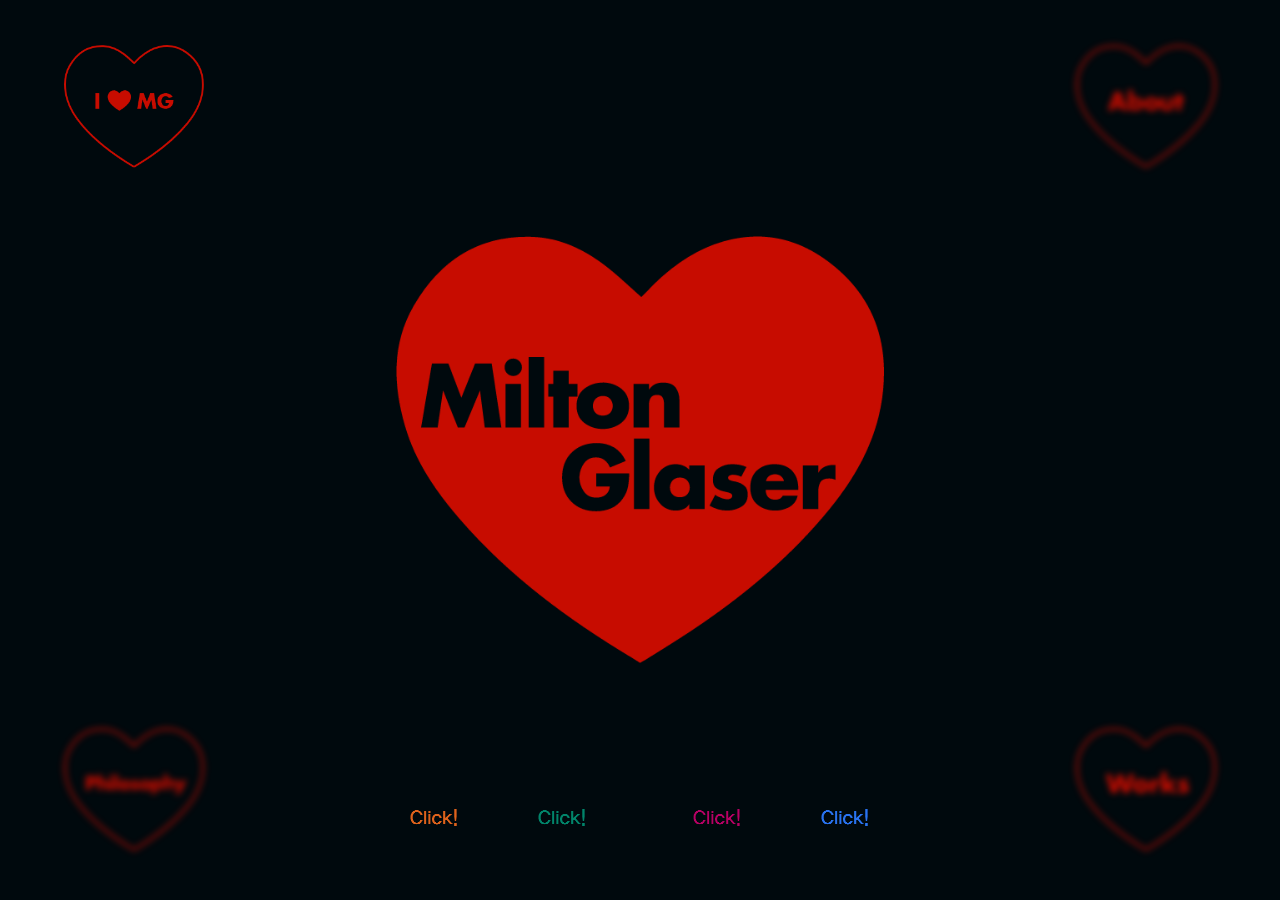
<file: index.html>
<!DOCTYPE html>
<html lang="ko">
<head>
    <meta charset="UTF-8">
    <meta name="viewport" content="width=device-width, initial-scale=1.0">
    <title>main</title>
    <link rel="stylesheet" href="style.css">
    <link rel="shortcut icon" href="img/favicon.ico" type="image/x-icon">
    <link rel="icon" href="img/favicon.ico" type="image/x-icon">
    <meta property="og:url" content="https://yujin2646.github.io/milton2/">
    <meta property="og:title" content="밀턴 글레이저">
    <meta property="og:type" content="website">
    <meta property="og:image" content="img/miltonglaser.png">  
    <meta property="og:description" content="밀턴 글레이저">
</head>
<body>
   
    <div class="wrap" id="bg"></div>

    <div class="menu" >
        <div class="bt0 bt1"><a href="index.html"><img src="img/bt1.png" alt=""></a></div>
        <div class="bt0 bt2"><a href="About.html"><img src="img/bt2.png" alt=""></a></div>
        <div class="bt0 bt3"><a href="Philosophy.html"><img src="img/bt3.png" alt=""></a></div>
        <div class="bt0 bt4"><a href="Works.html"><img  src="img/bt4.png" alt=""></a></div>
        <div class="bt0 bt5" id="color1" ><img src="img/bt5.png" alt=""></div>
        <div class="bt0 bt6" id="color2" ><img src="img/bt6.png" alt=""></div>
        <div class="bt0 bt7" id="color3" ><img src="img/bt7.png" alt=""></div>
        <div class="bt0 bt8" id="color4" ><img src="img/bt8.png" alt=""></div>
        

       
    </div>

    <div class="wrap1">
    <div class="wrap2">
        <div class="tit3">
            <img src="img/tit3.png" alt="Milton"></div>
    <div class="tit4">
        <img src="img/tit4.png" alt="Glaser"></div>
    </div>
    </div>



</body>

<script>

    document.getElementById('color1').addEventListener('click',function(){
        document.getElementById('bg').style.backgroundColor="#DD621C" 
    });


    document.getElementById('color2').addEventListener('click',function(){
        document.getElementById('bg').style.backgroundColor="#01846A" 
    });

    document.getElementById('color3').addEventListener('click',function(){
        document.getElementById('bg').style.backgroundColor="#B70064" 
    });
    document.getElementById('color4').addEventListener('click',function(){
        document.getElementById('bg').style.backgroundColor="#2973F0" 
    });


    
    
    
</script>
</html>
</file>
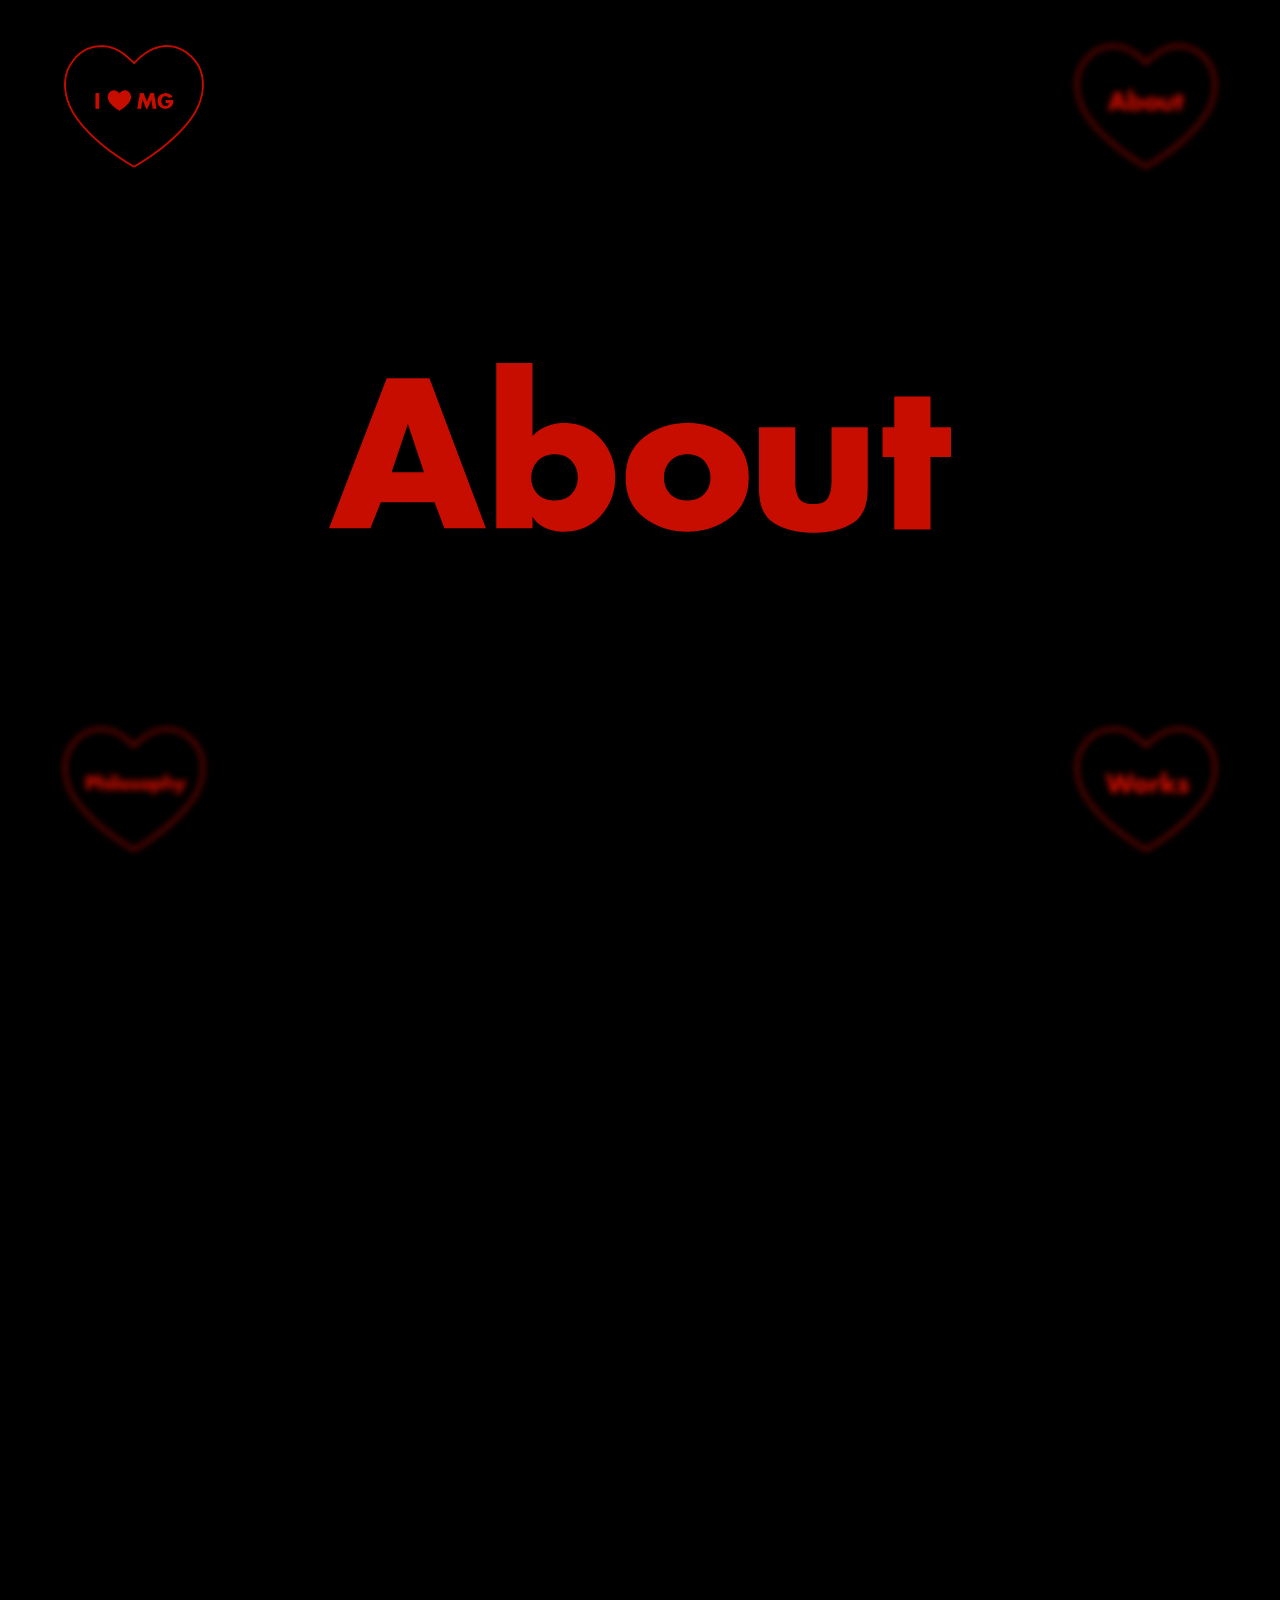
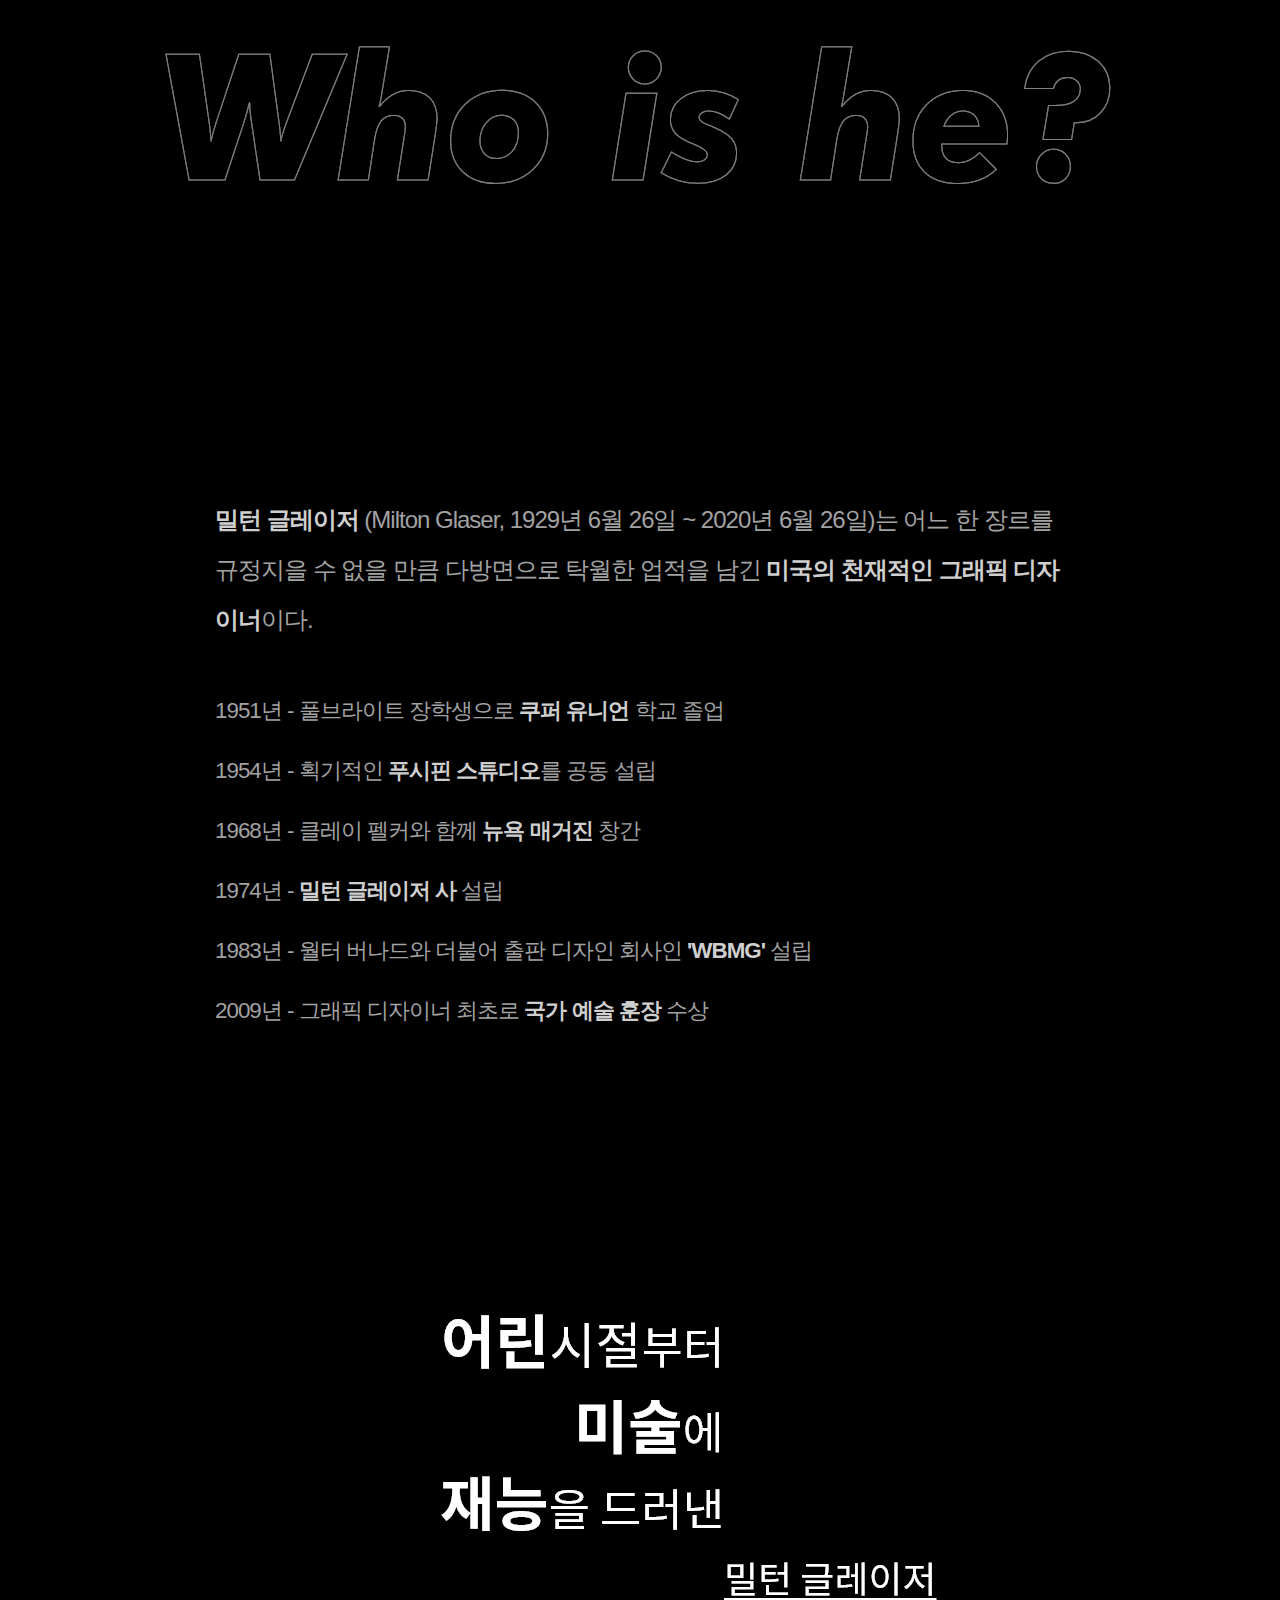
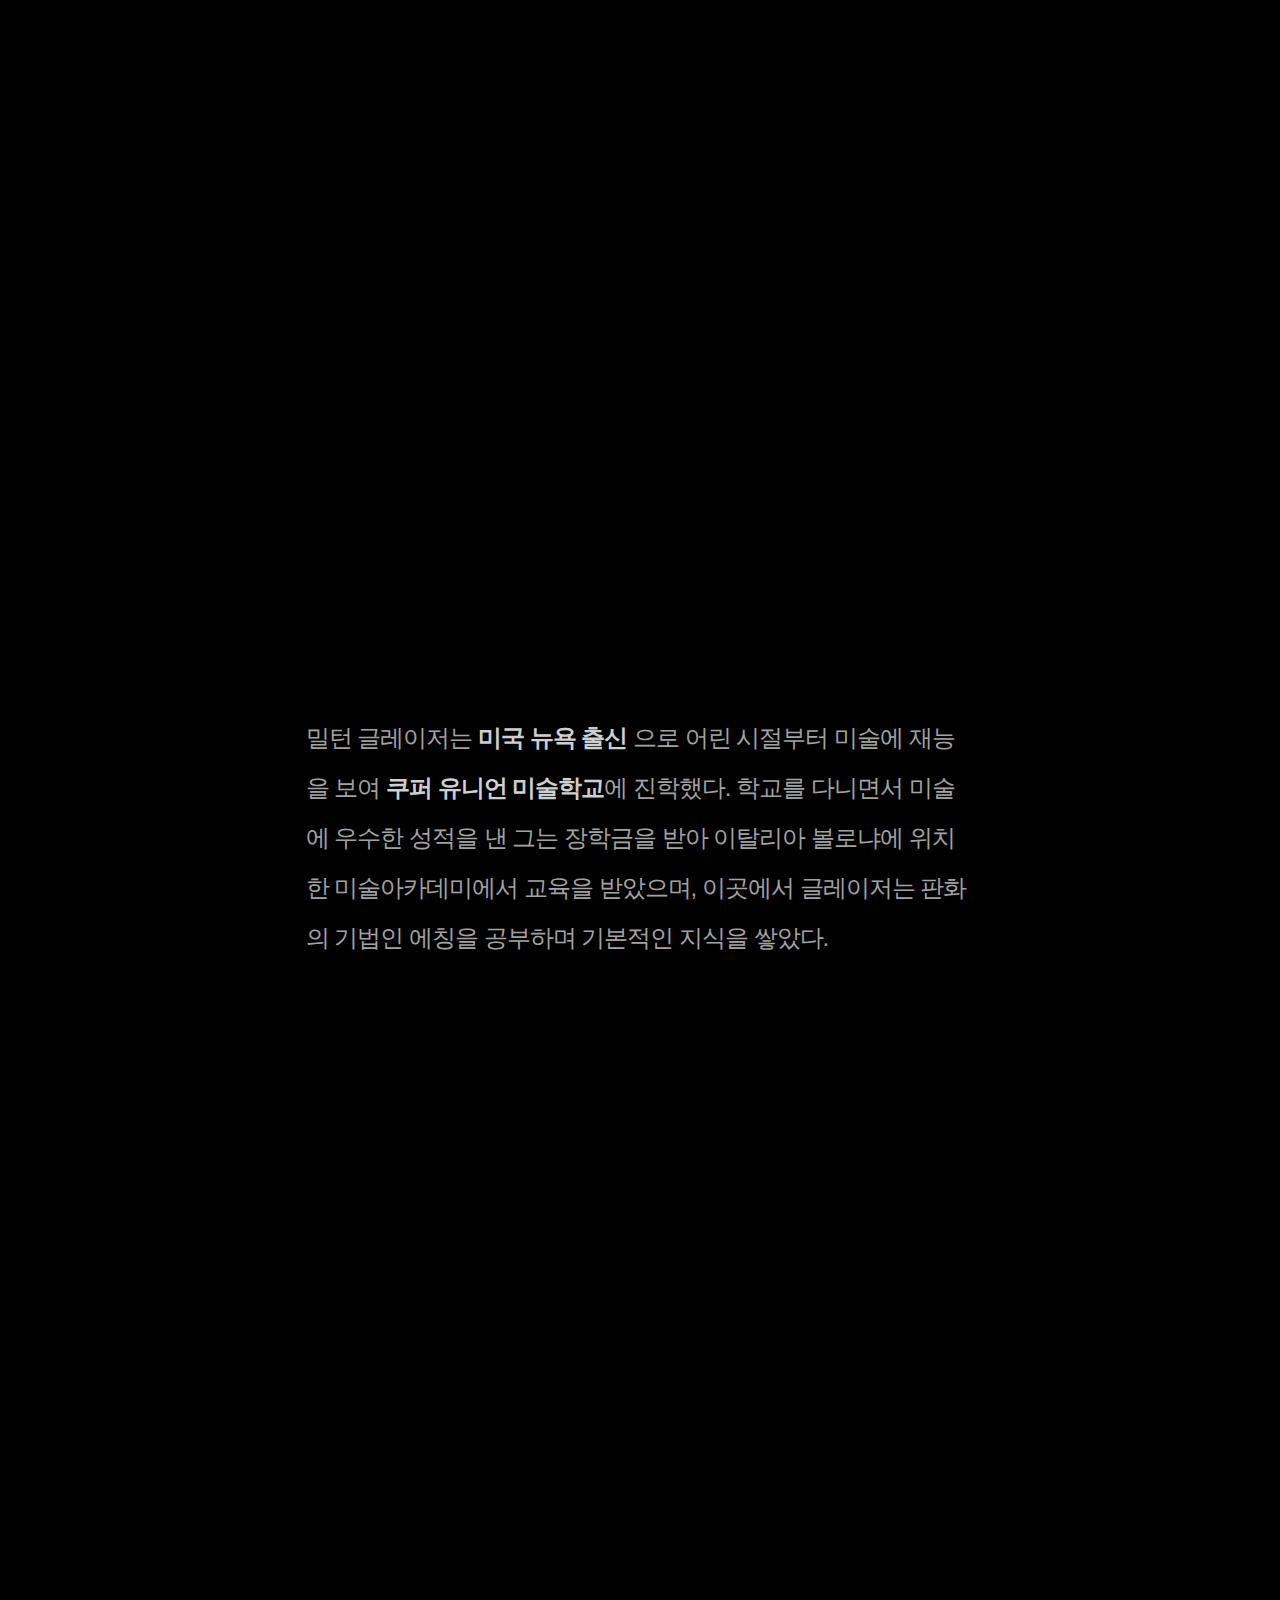
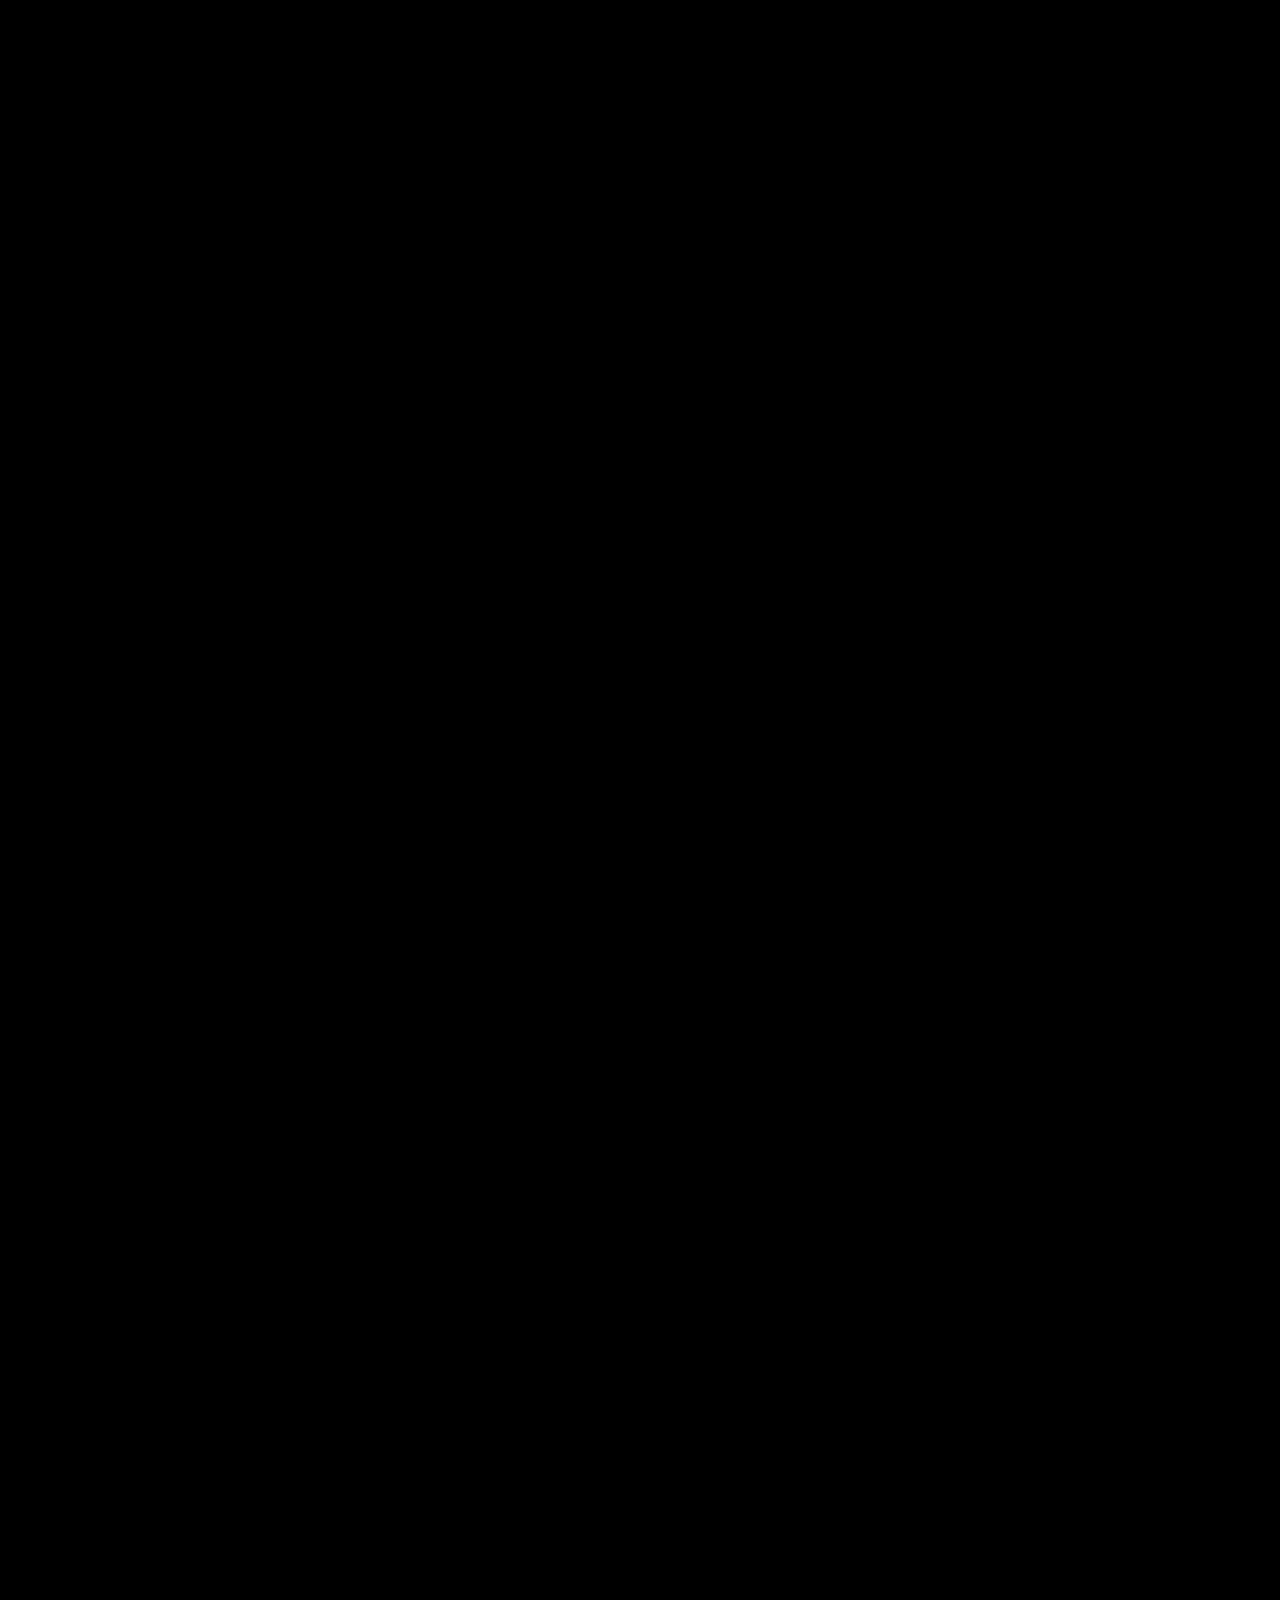
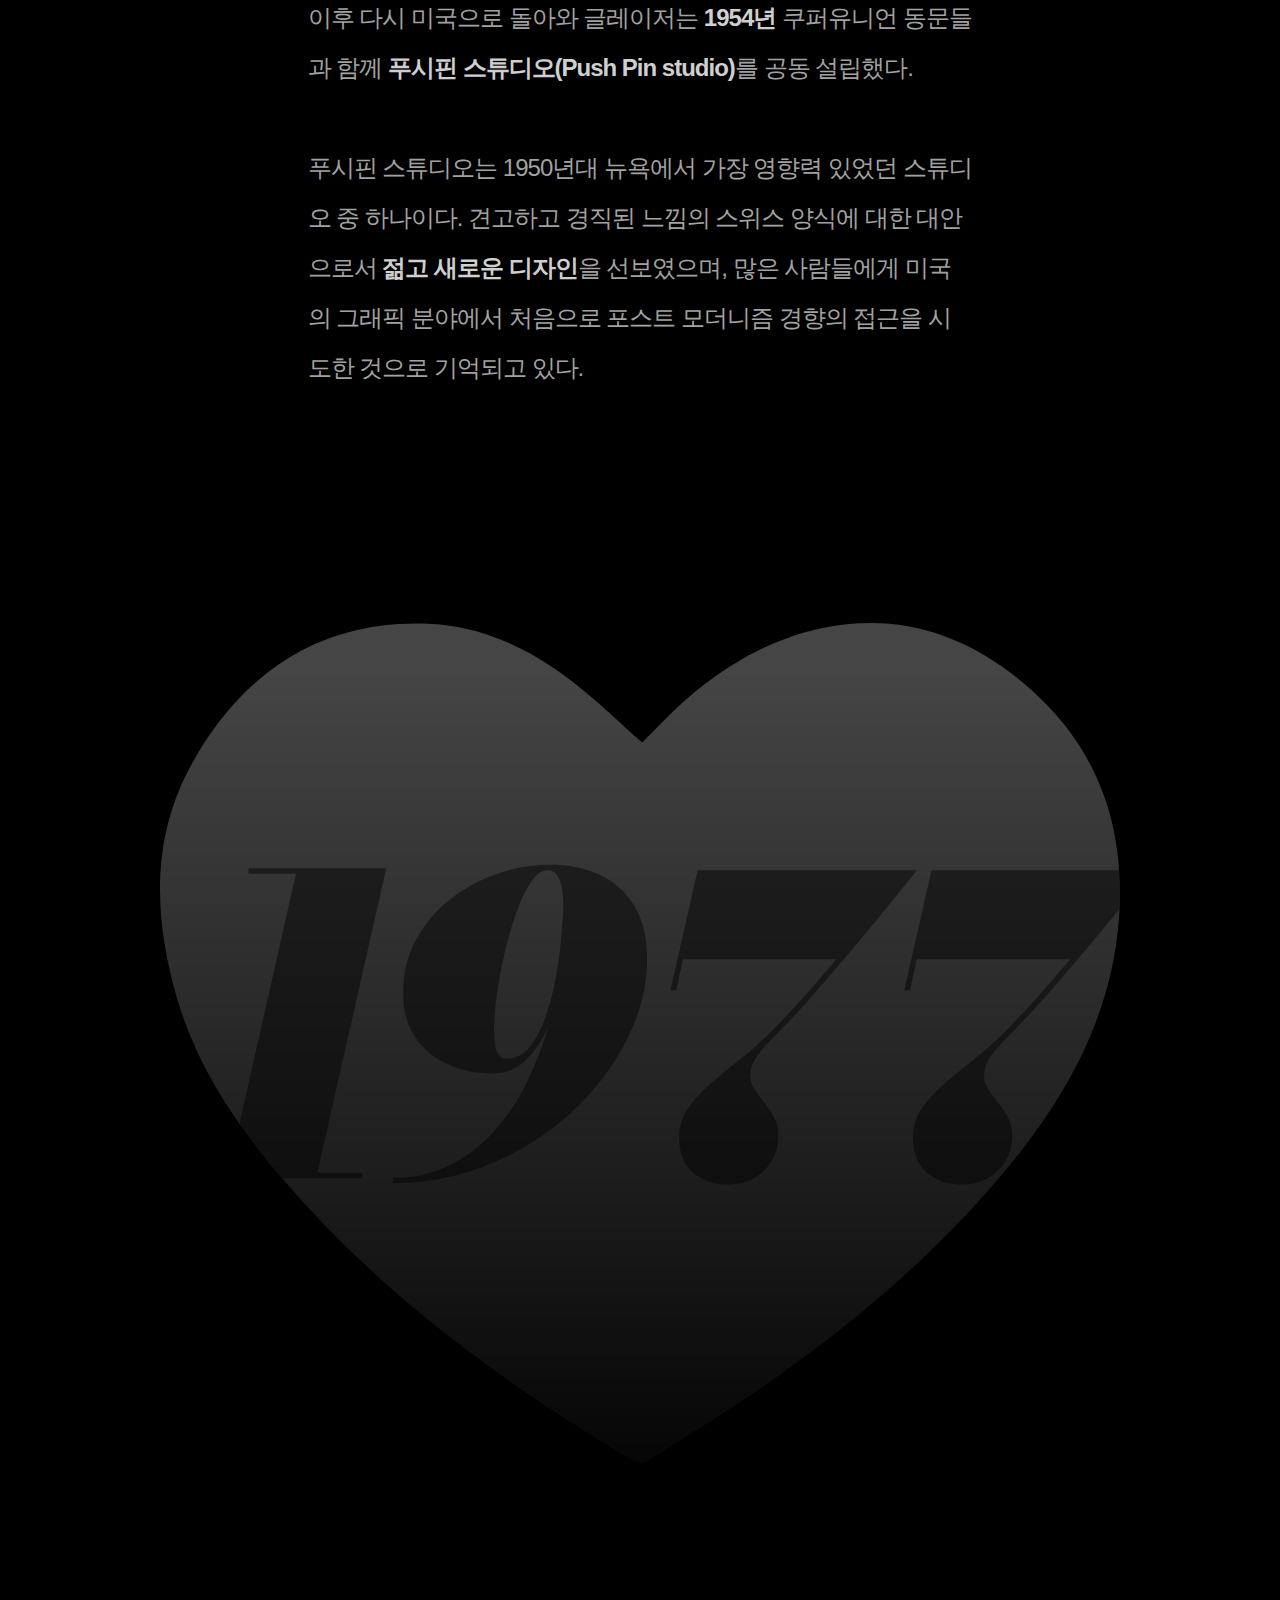
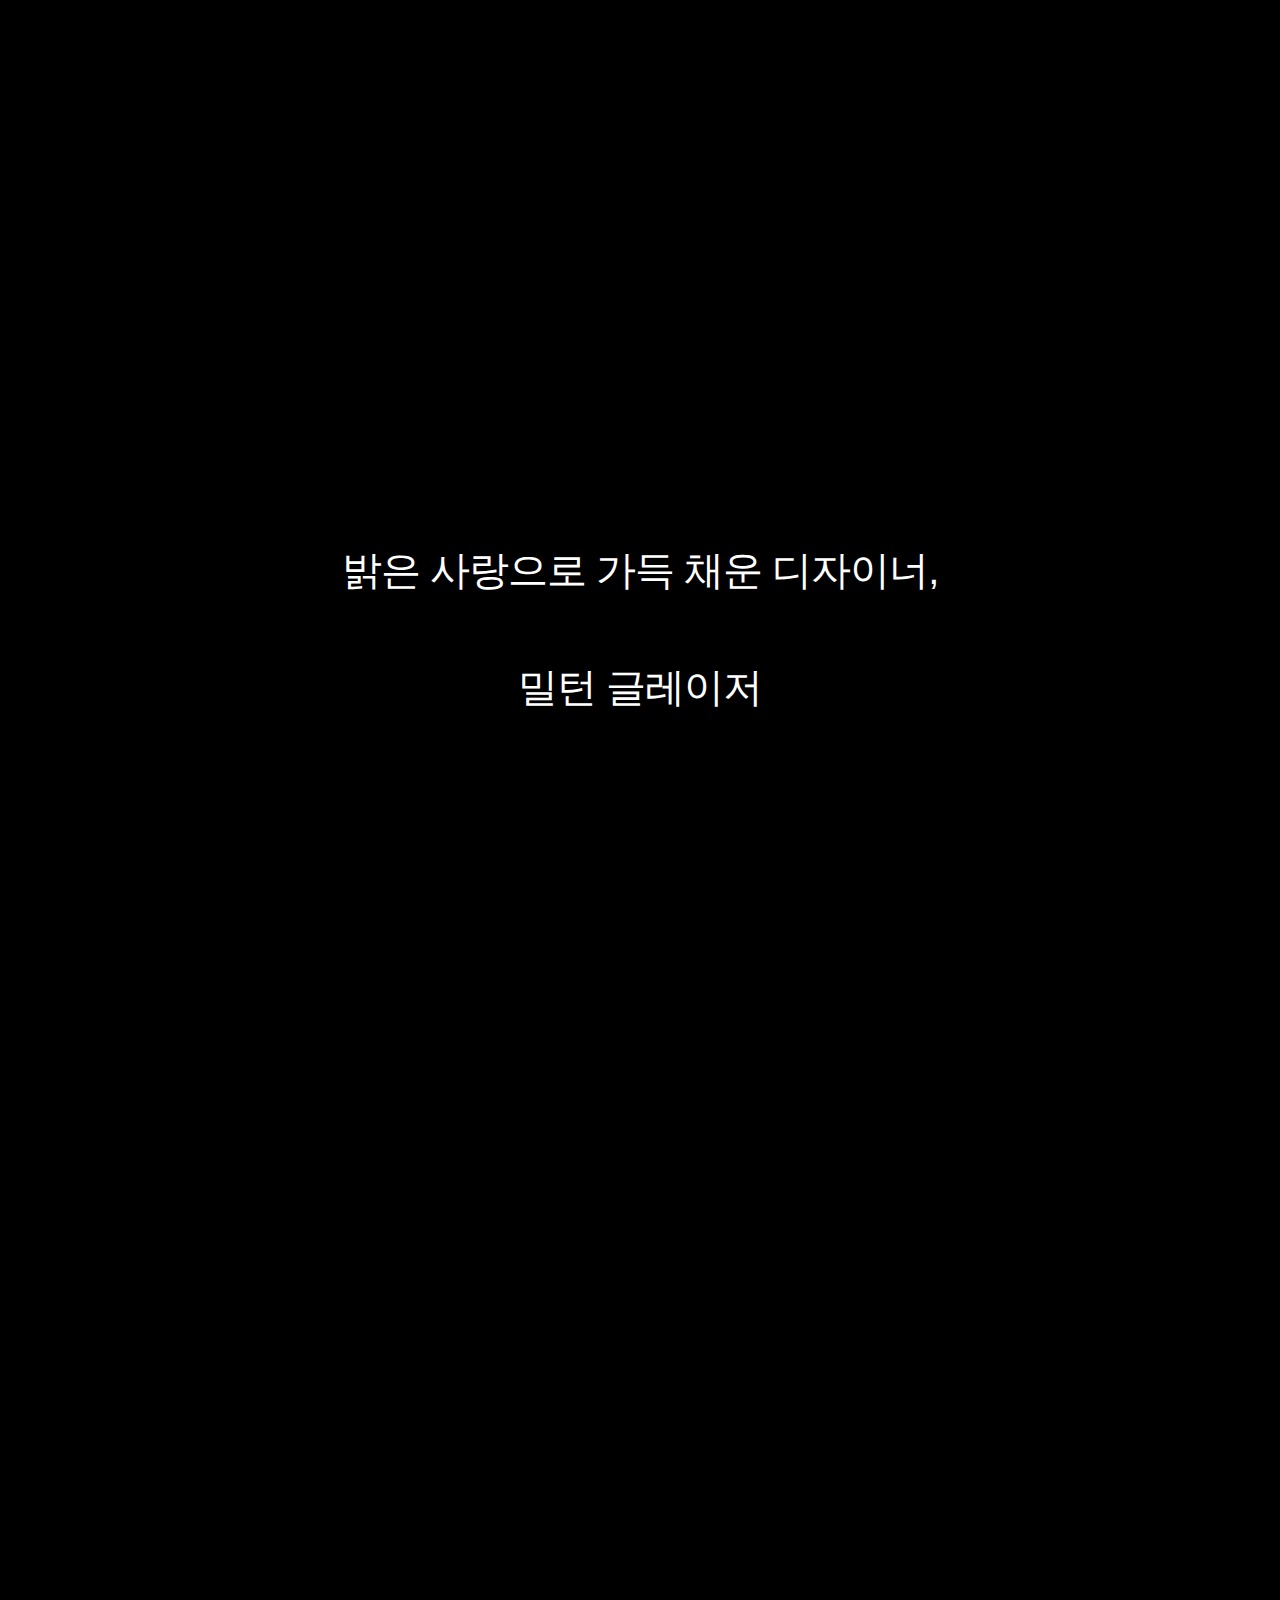
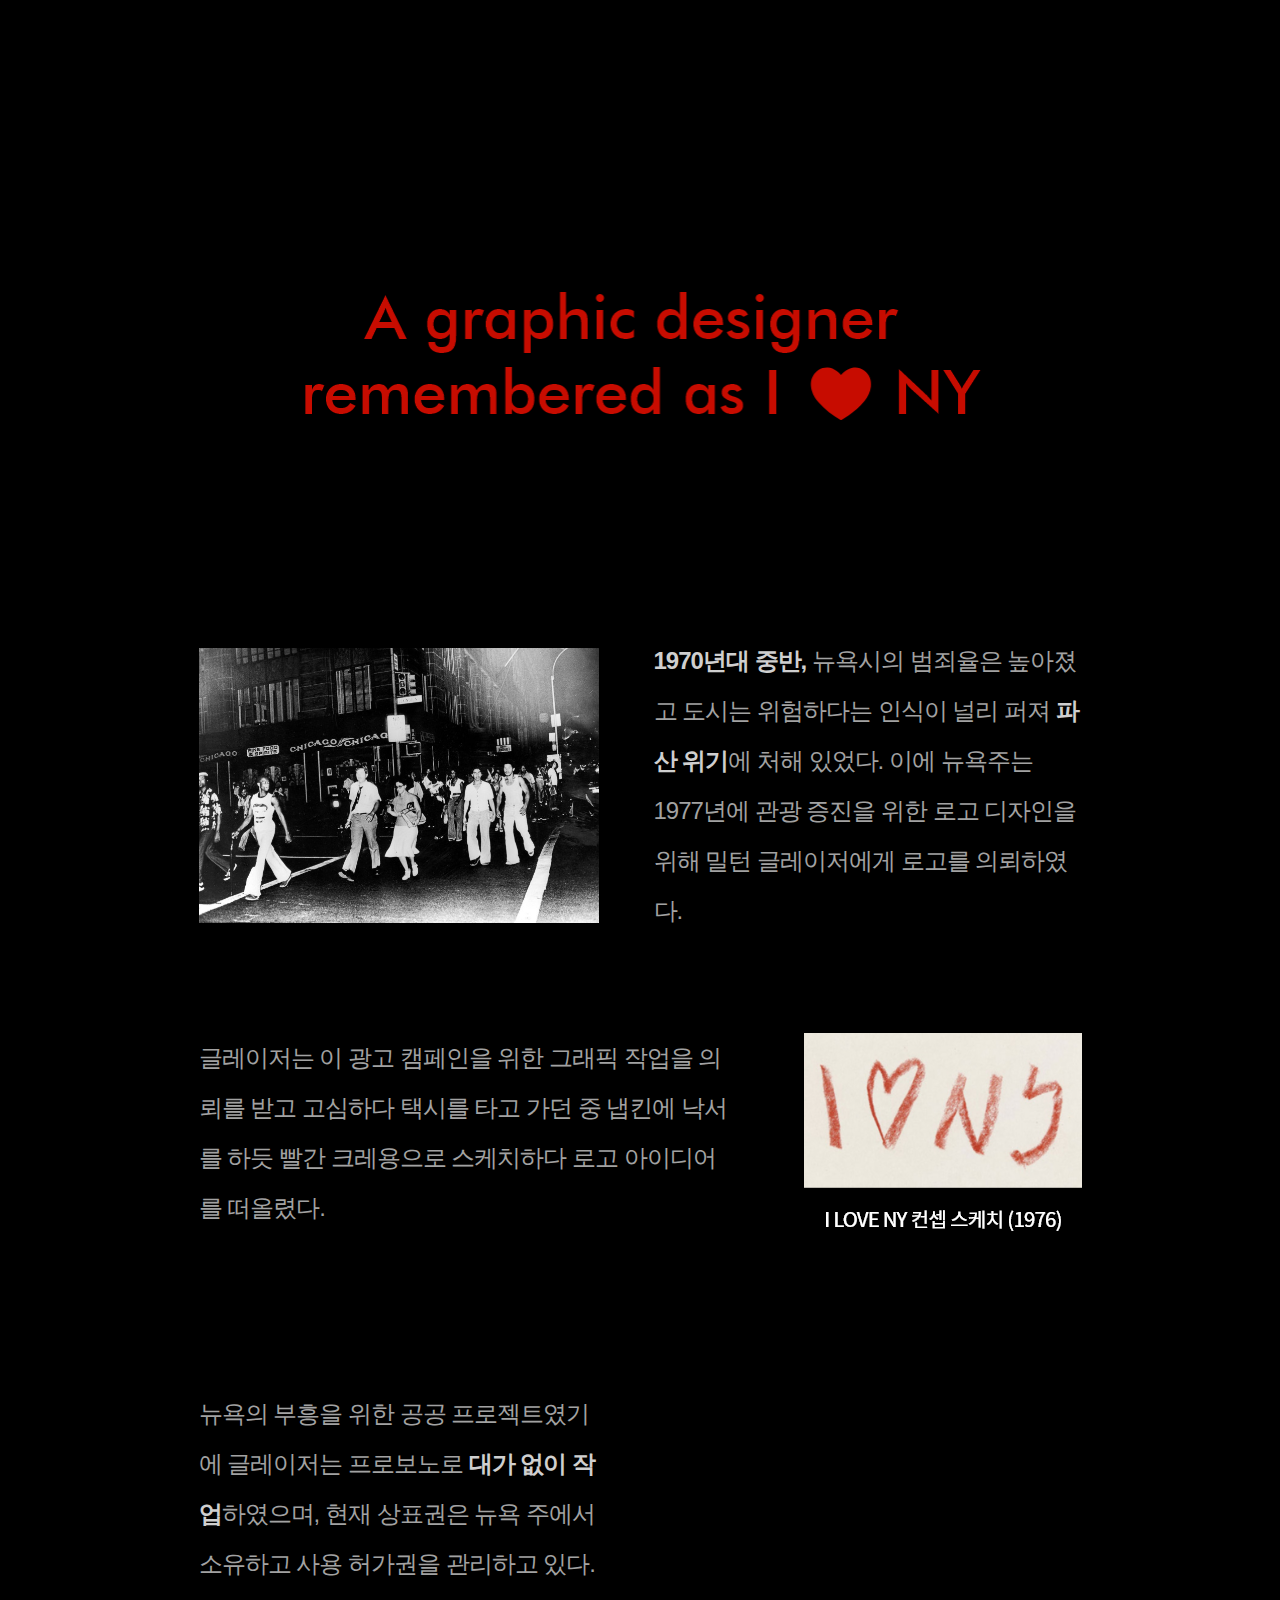
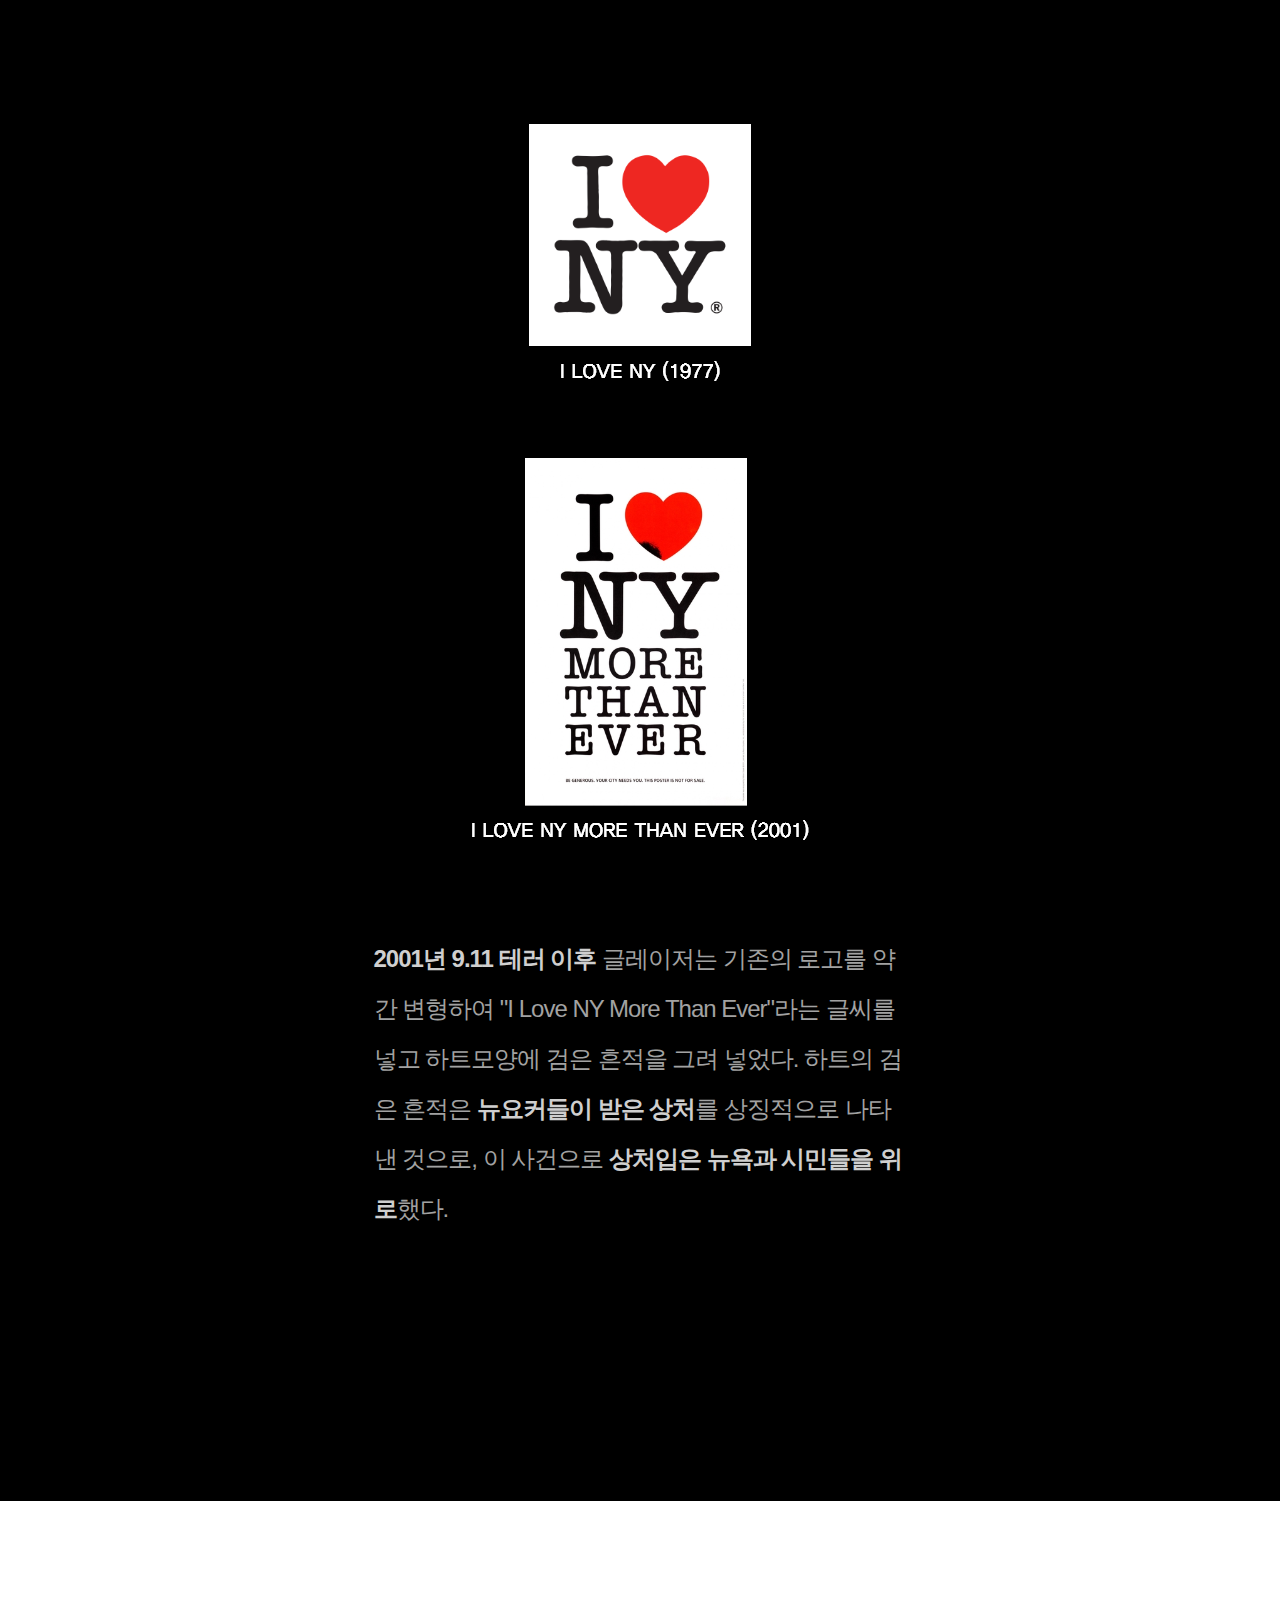
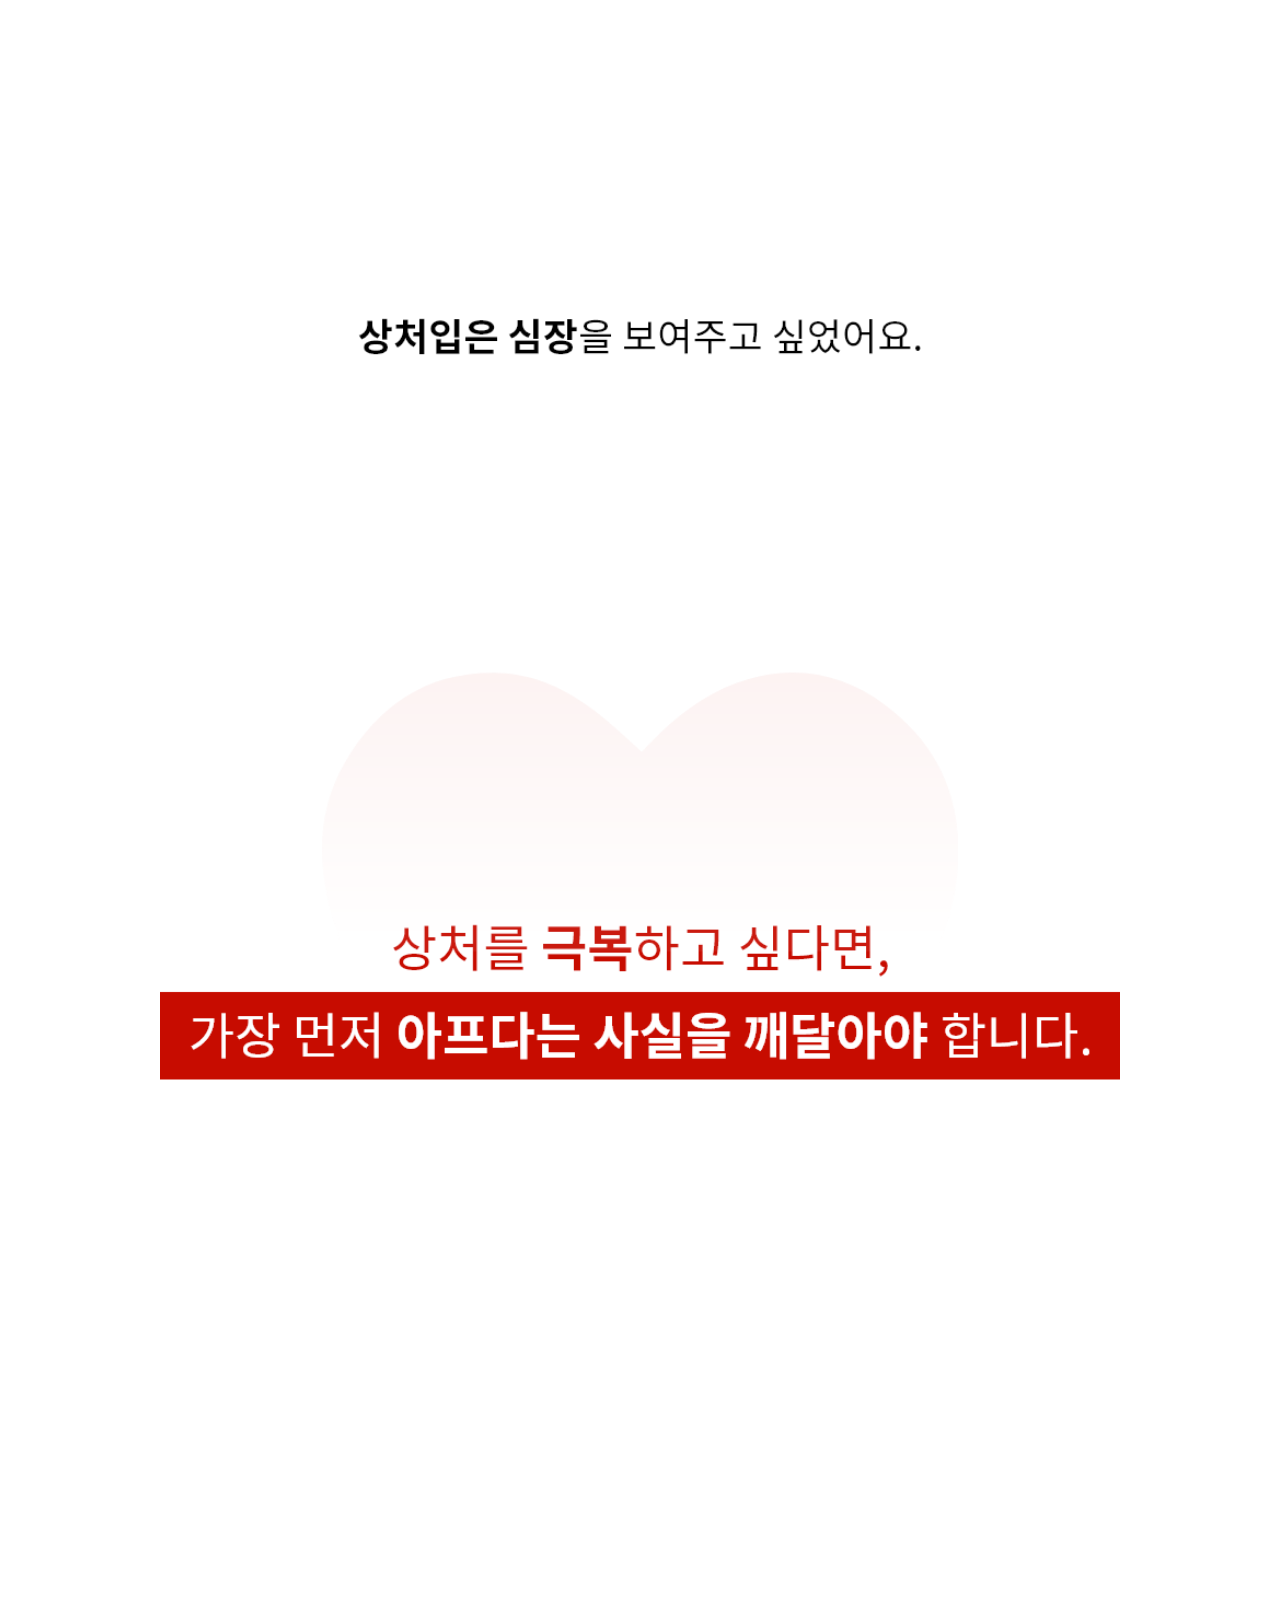
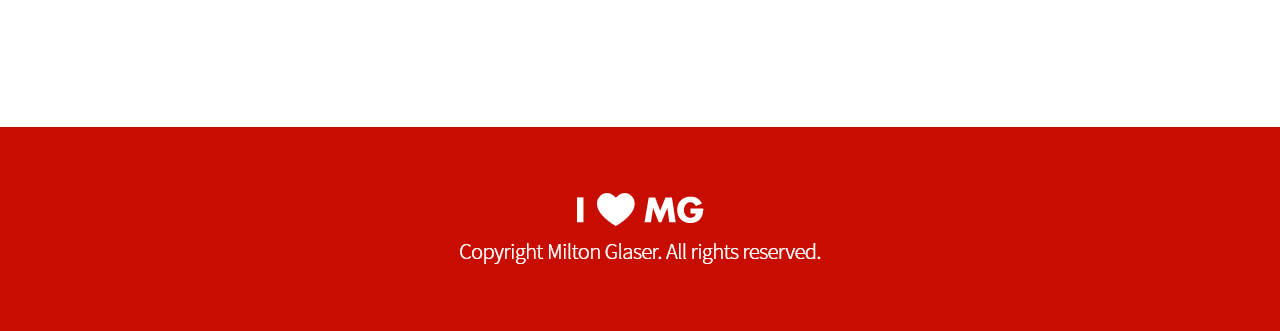
<file: About.html>
<!DOCTYPE html>
<html lang="ko">
<head>
    <meta charset="UTF-8">
    <meta name="viewport" content="width=device-width, initial-scale=1.0">
    <title>About</title>
    <link rel="stylesheet" href="Aboutstyle.css">
    <link href="https://unpkg.com/aos@2.3.1/dist/aos.css" rel="stylesheet">
    <script src="https://unpkg.com/aos@2.3.1/dist/aos.js"></script>
    <link rel="shortcut icon" href="img/favicon.ico" type="image/x-icon">
    <link rel="icon" href="img/favicon.ico" type="image/x-icon">
    <meta property="og:url" content="https://yujin2646.github.io/milton2/">
    <meta property="og:title" content="밀턴 글레이저">
    <meta property="og:type" content="website">
    <meta property="og:image" content="img/miltonglaser.png">  
    <meta property="og:description" content="밀턴 글레이저">
</head>
<body>
    
    <div class="menu" >
            <div class="bt0 bt1"><a href="index.html"><img src="img/bt1.png" alt=""></a></div>
            <div class="bt0 bt2"><a href="About.html"><img src="img/bt2.png" alt=""></a></div>
            <div class="bt0 bt3"><a href="Philosophy.html"><img src="img/bt3.png" alt=""></a></div>
            <div class="bt0 bt4"><a href="Works.html"><img  src="img/bt4.png" alt=""></a></div>
    </div> 

    <div class="wrap4">
        <div class="box31"><img src="img/About_img0.png" alt=""></div>
    </div>
    <div class="wrap0">
    <div class="wrap">
        
        <div class="box1"><img src="img/About_img01.png" alt="" data-aos="zoom-in-up"></div>
        <div class="box2"><img src="img/About_img02.png" alt=""></div>
        <div class="box3"><img src="img/About_img03.png" alt="" data-aos="zoom-in-up"></div>
        <div class="box4"><h1><span  style="color:#CFCFCF; font-weight: 700;">밀턴 글레이저</span>
            (Milton Glaser, 1929년 6월 26일 ~ 2020년 6월 26일)는 어느 한 장르를 
            규정지을 수 없을 만큼 다방면으로 탁월한 업적을 남긴 
            <span style="color:#CFCFCF; font-weight: 700;">미국의 천재적인 그래픽 디자이너</span>이다.</h1><br><br>
            <p>1951년 - 풀브라이트 장학생으로 <span style="color:#CFCFCF; font-weight: 600;">쿠퍼 유니언</span> 학교 졸업
                <br>1954년 - 획기적인 <span style="color:#CFCFCF; font-weight: 600;">푸시핀 스튜디오</span>를 공동 설립 <br>
                1968년 - 클레이 펠커와 함께 <span style="color:#CFCFCF; font-weight: 600;">뉴욕 매거진</span> 창간<br>
                1974년 - <span style="color:#CFCFCF; font-weight: 600;">밀턴 글레이저 사</span> 설립<br>
                 1983년 - 월터 버나드와 더불어 출판 디자인 회사인 <span style="color:#CFCFCF; font-weight: 600;">'WBMG'</span> 설립<br>
                2009년 - 그래픽 디자이너 최초로 <span style="color:#CFCFCF; font-weight: 600;">국가 예술 훈장</span> 수상</p>
            
        </div>

        <div class="box5-1"><img src="img/About_img4-2.png" alt=""></div>

        <div class="box5">
            <img src="img/About_img4.png" alt="" data-aos="fade-up" data-aos-duration="1000">
            <p>밀턴 글레이저는 <span style="color:#CFCFCF; font-weight: 700;">미국 뉴욕 출신</span>
                으로 어린 시절부터 미술에 재능을 보여 
                <span style="color:#CFCFCF; font-weight: 700;" >쿠퍼 유니언 미술학교</span>에 진학했다.
                학교를 다니면서 미술에 우수한 성적을 낸 그는 장학금을 받아 
                이탈리아 볼로냐에 위치한 미술아카데미에서 교육을 받았으며,
                이곳에서 글레이저는 판화의 기법인 에칭을 공부하며 기본적인 지식을 쌓았다. </p>
        </div>

        <div class="box6"><img src="img/About_img5.png" alt="" data-aos="zoom-in-up"></div>
        <div class="box7"><p data-aos="zoom-in-up" >푸시핀 스튜디오를<br>  설립해</p></div>
        <div class="box8"><p data-aos="fade-up-right" >상업 예술의</p></div>
        <div class="box9"><p data-aos="fade-up-right" >새로운</p></div>
        <div class="box10"><p data-aos="fade-up-right" >지평 제시</p></div>
        <div class="box11"><p>이후 다시 미국으로 돌아와 글레이저는 <span style="color:#CFCFCF; font-weight: 700;">1954년</span> 
            쿠퍼유니언 동문들과 함께 <span style="color:#CFCFCF; font-weight: 700;">푸시핀 스튜디오(Push Pin studio)</span>를 공동 설립했다. <br><br> 
            
            푸시핀 스튜디오는 1950년대 뉴욕에서 가장 영향력 있었던 스튜디오 중 하나이다. 
            견고하고 경직된 느낌의 스위스 양식에 대한 대안으로서 <span style="color:#CFCFCF; font-weight: 700;">젊고 새로운 디자인</span>을 선보였으며,
            많은 사람들에게 미국의 그래픽 분야에서 처음으로 포스트 모더니즘 경향의 접근을 
            시도한 것으로 기억되고 있다.
            </p></div>

        <div class="box12"><img src="img/About_img10.png" alt=""></div>
        <div class="box13" data-aos="fade-down"><p>어<br>두<br>웠<br>던<br><br> 뉴<br>욕<br>을</p></div>
        <div class="box14"><p>밝은 사랑으로 가득 채운 디자이너,</p></div>
        <div class="box15"><p>밀턴 글레이저</p></div>
        <div class="box16"><img src="img/About_img11.png" alt="" data-aos="fade-up"  ></div>
        <div class="box17"><img src="img/About_img12.png" alt=""></div>
        <div class="container1">
            <div class="item1"><img src="img/About_img13.png" alt=""></div>
            <div class="item2"><p><span style="color:#CFCFCF; font-weight: 700;">1970년대 중반,</span> 
                뉴욕시의 범죄율은 높아졌고
                도시는 위험하다는 인식이 널리 퍼져 
                <span style="color:#CFCFCF; font-weight: 700;">파산 위기</span>에 처해 있었다. 이에 뉴욕주는 1977년에 
                관광 증진을 위한 로고 디자인을 위해 
                밀턴 글레이저에게 로고를 의뢰하였다.</p></div>
        </div>


        <div class="container2">
                <div class="item3"><p>글레이저는 이 광고 캠페인을 위한 그래픽 작업을 의뢰를 
                    받고 고심하다 택시를 타고 가던 중 냅킨에 낙서를 하듯
                    빨간 크레용으로 스케치하다 로고 아이디어를 떠올렸다.</p></div>
                <div class="item4"><img src="img/About_img14.png" alt=""></div>
        </div>

        <div class="box18"><p>뉴욕의 부흥을 위한 공공 프로젝트였기에 
            글레이저는 프로보노로 <span style="color:#CFCFCF; font-weight: 700;">대가 없이 작업</span>하였으며,
            현재 상표권은 뉴욕 주에서 소유하고 
            사용 허가권을 관리하고 있다.</p></div>

        <div class="box19"><img src="img/About_img15.png" alt=""></div>
        <div class="box20"><img src="img/About_img16.png" alt=""></div>
        <div class="box21"><p><span style="color:#CFCFCF; font-weight: 700;">2001년 9.11 테러 이후</span> 
            글레이저는 기존의 로고를 
            약간 변형하여 "I Love NY More Than Ever"라는 글씨를 
            넣고 하트모양에 검은 흔적을 그려 넣었다.
            하트의 검은 흔적은 <span style="color:#CFCFCF; font-weight: 700;">뉴요커들이 받은 상처</span>를 상징적으로 
            나타낸 것으로, 이 사건으로 <span style="color:#CFCFCF; font-weight: 700;">상처입은 뉴욕과 시민들을 위로</span>했다.</p></div>

            
       
      

      
        
       

        
        

        


        
   
    </div>
   
</div>

<div class="wrap3">  <div class="box29"><img src="img/About_img17.png" alt=""></div></div>
<div class="box30"><img src="img/About_img18.png" alt=""></div>

    
  


   
</body>
<script>
    AOS.init();
</script>
</html>
</file>
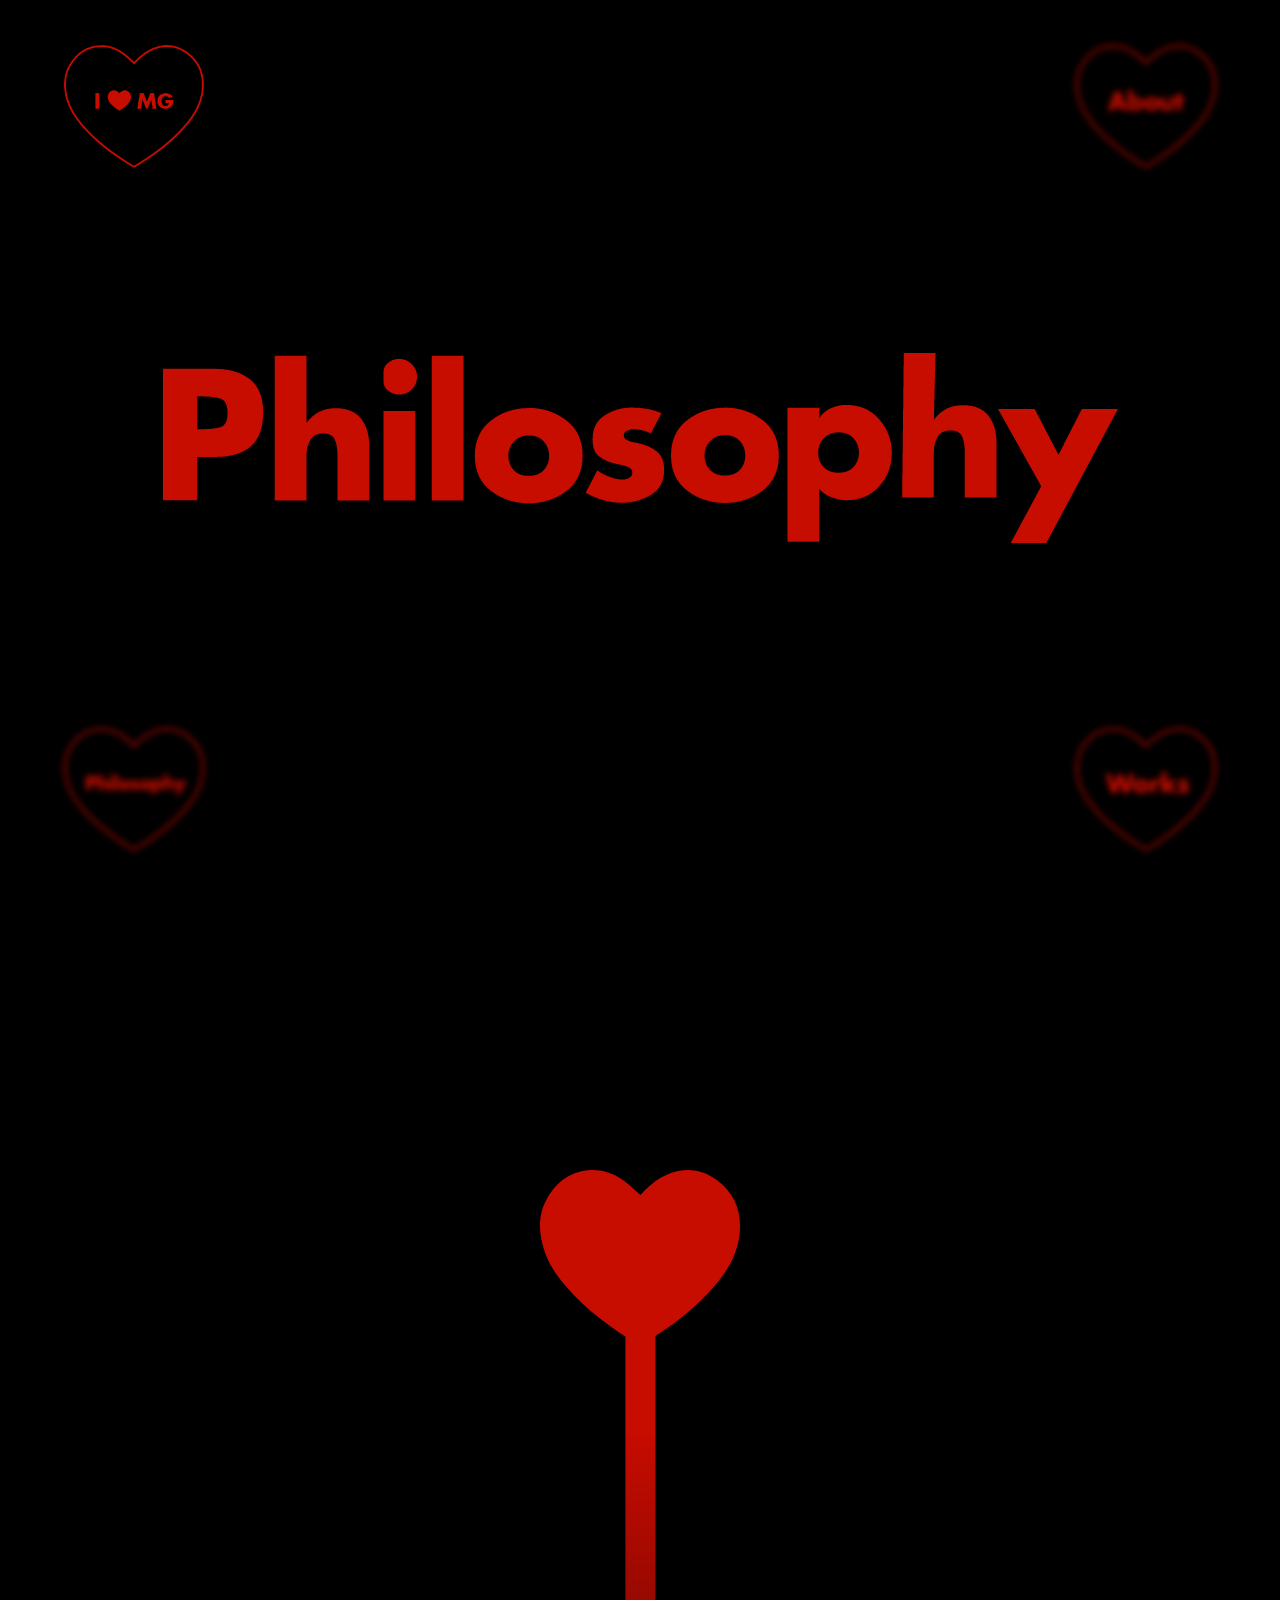
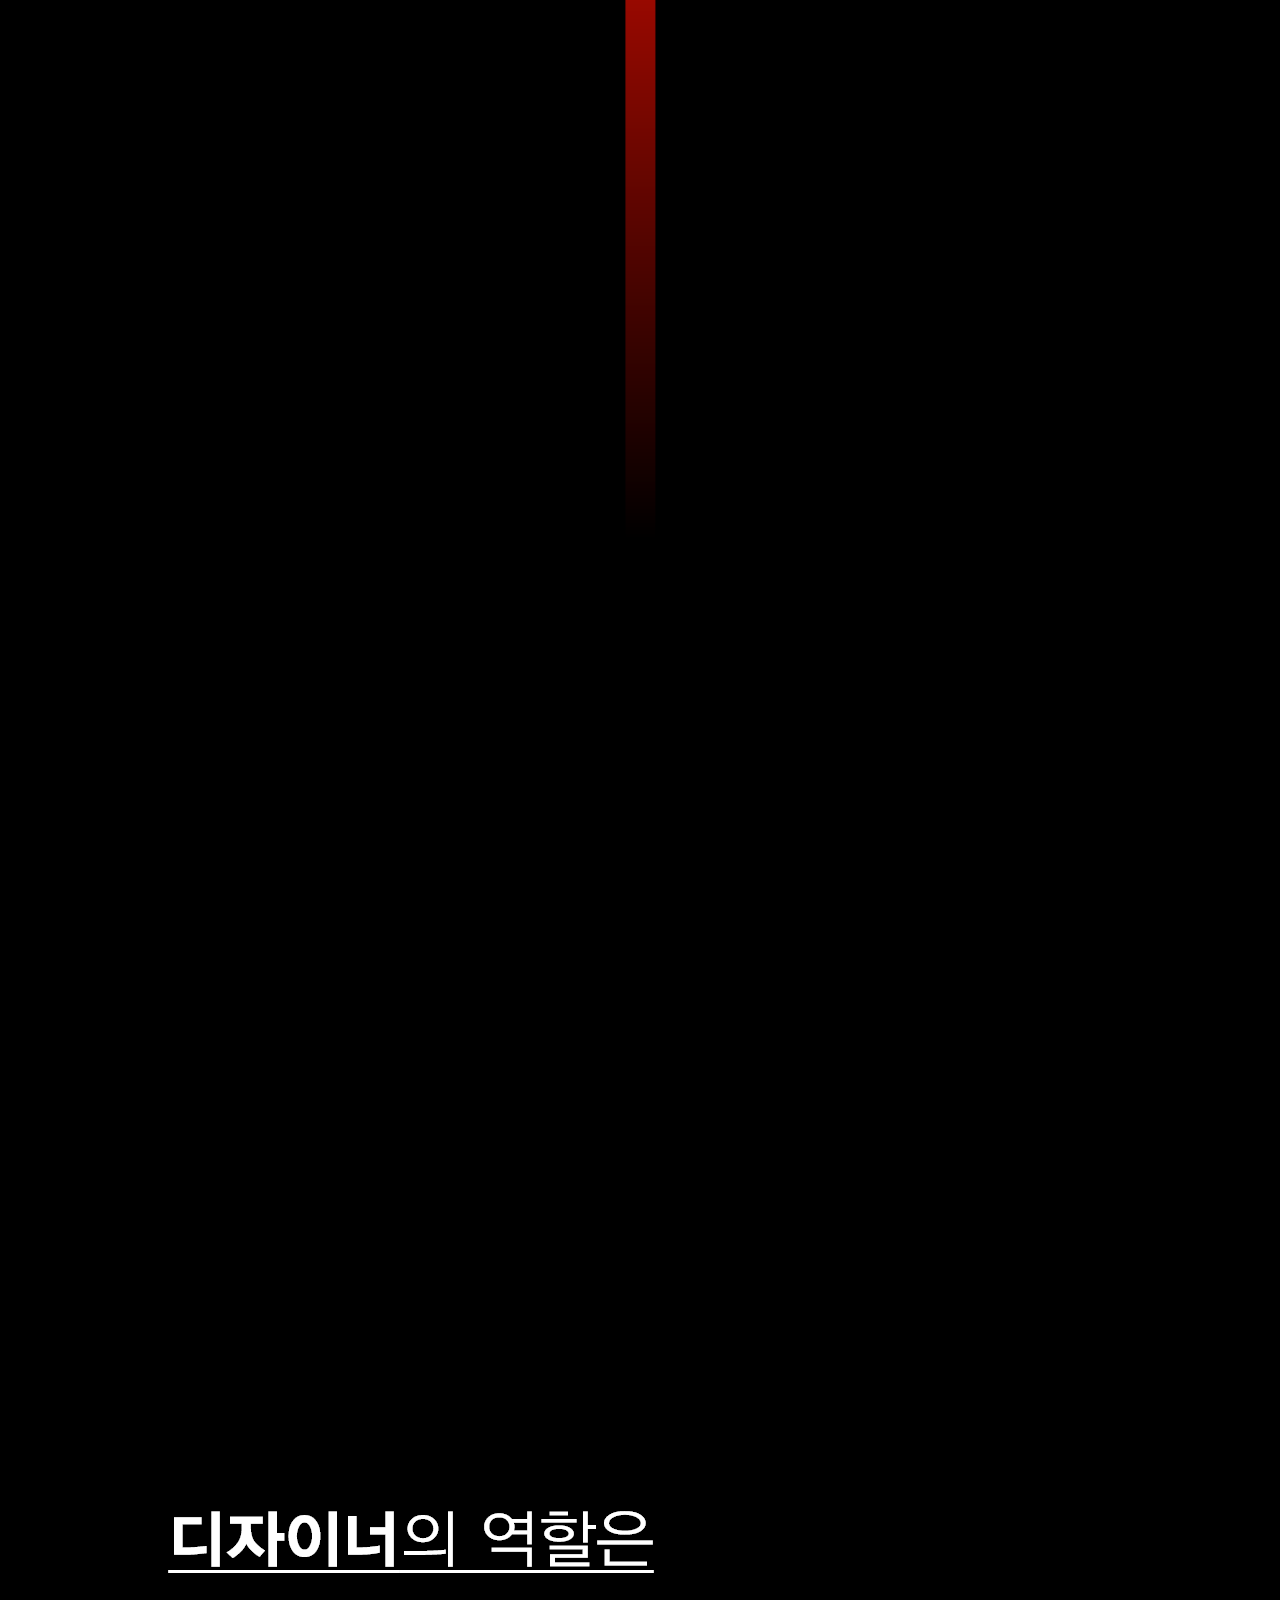
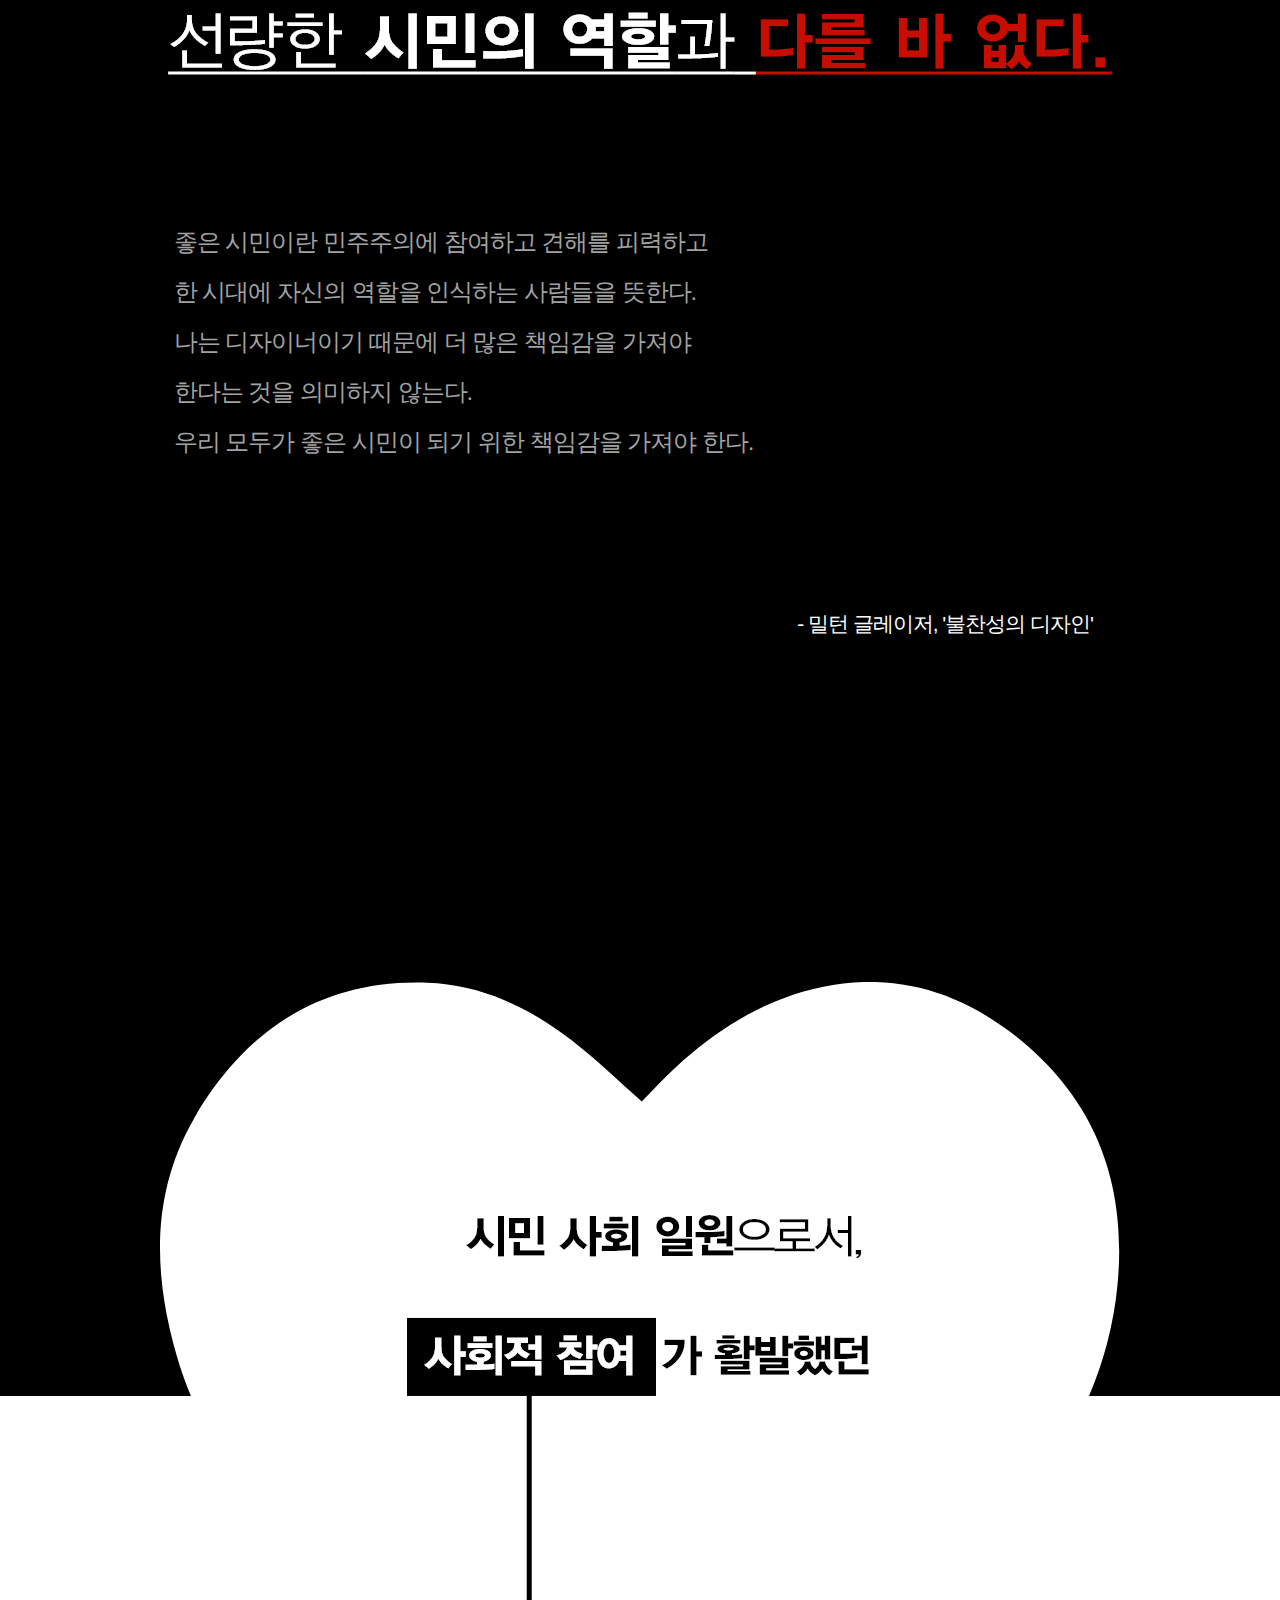
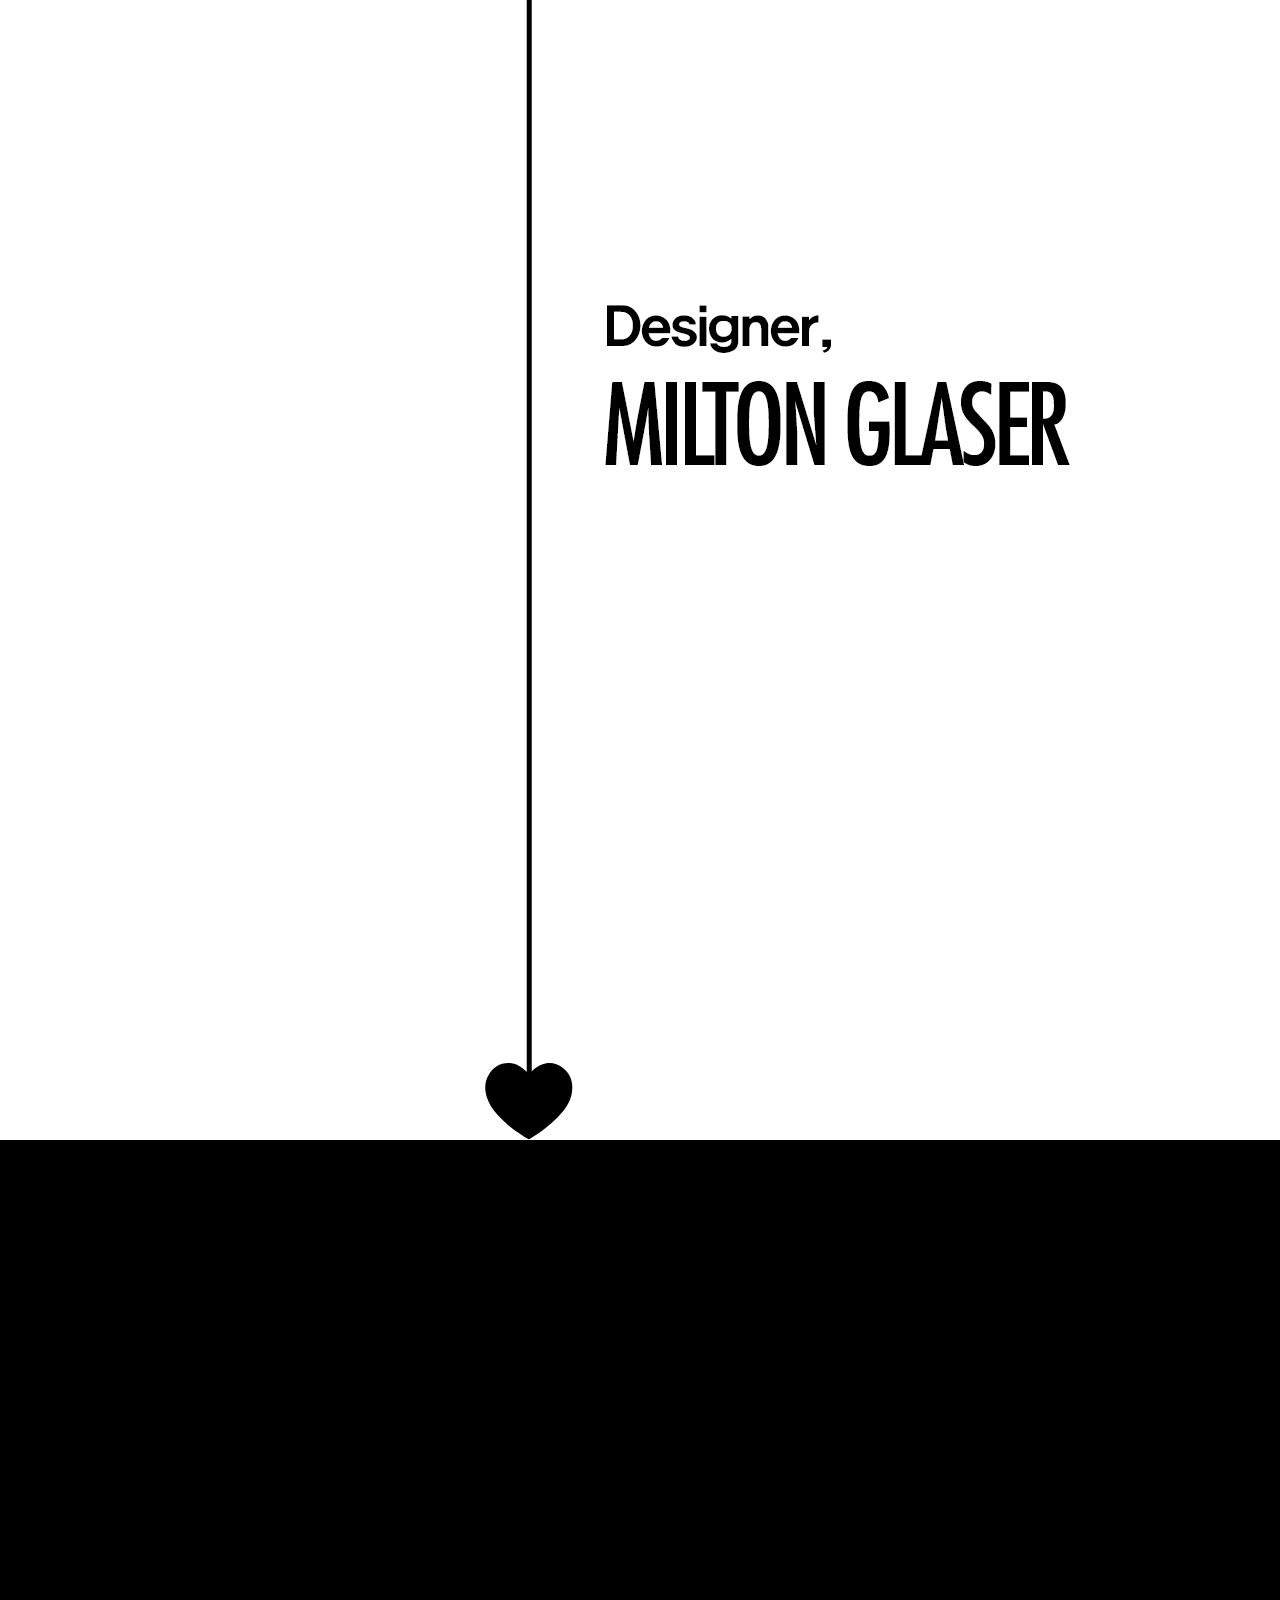
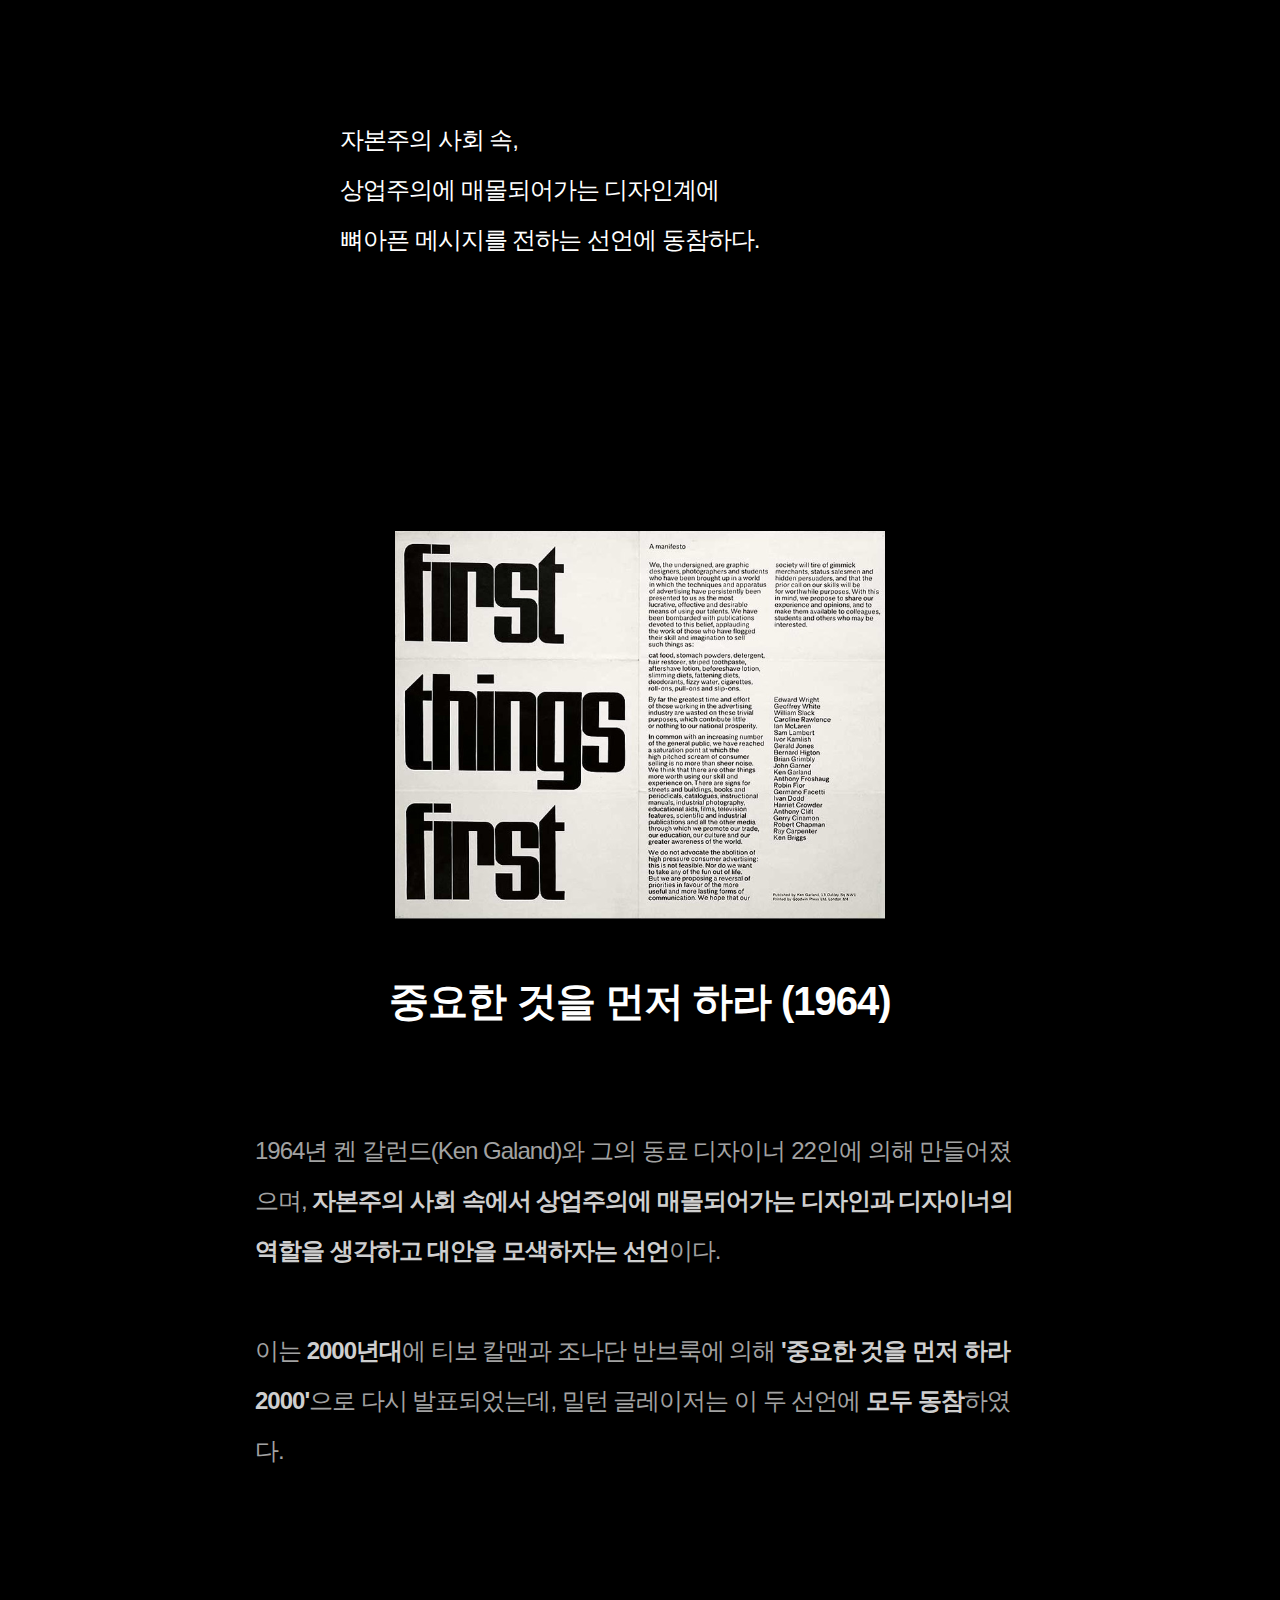
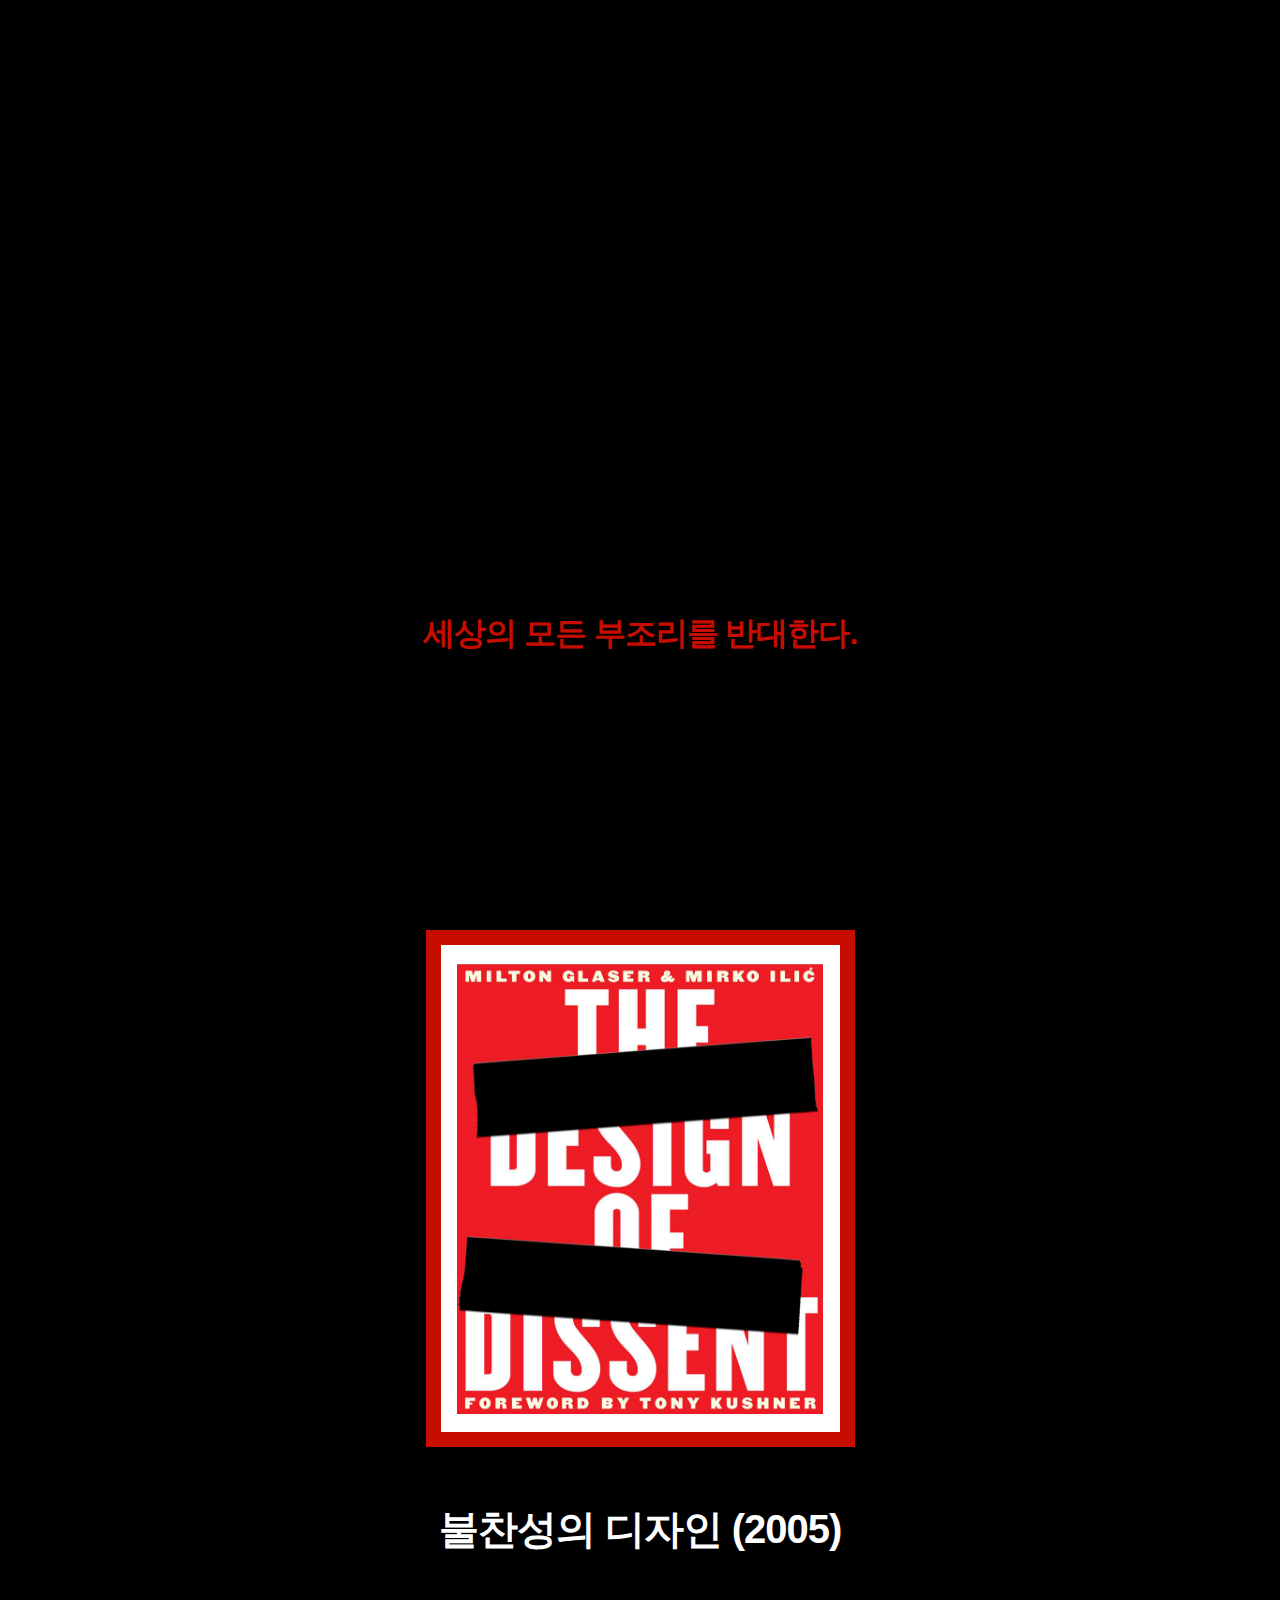
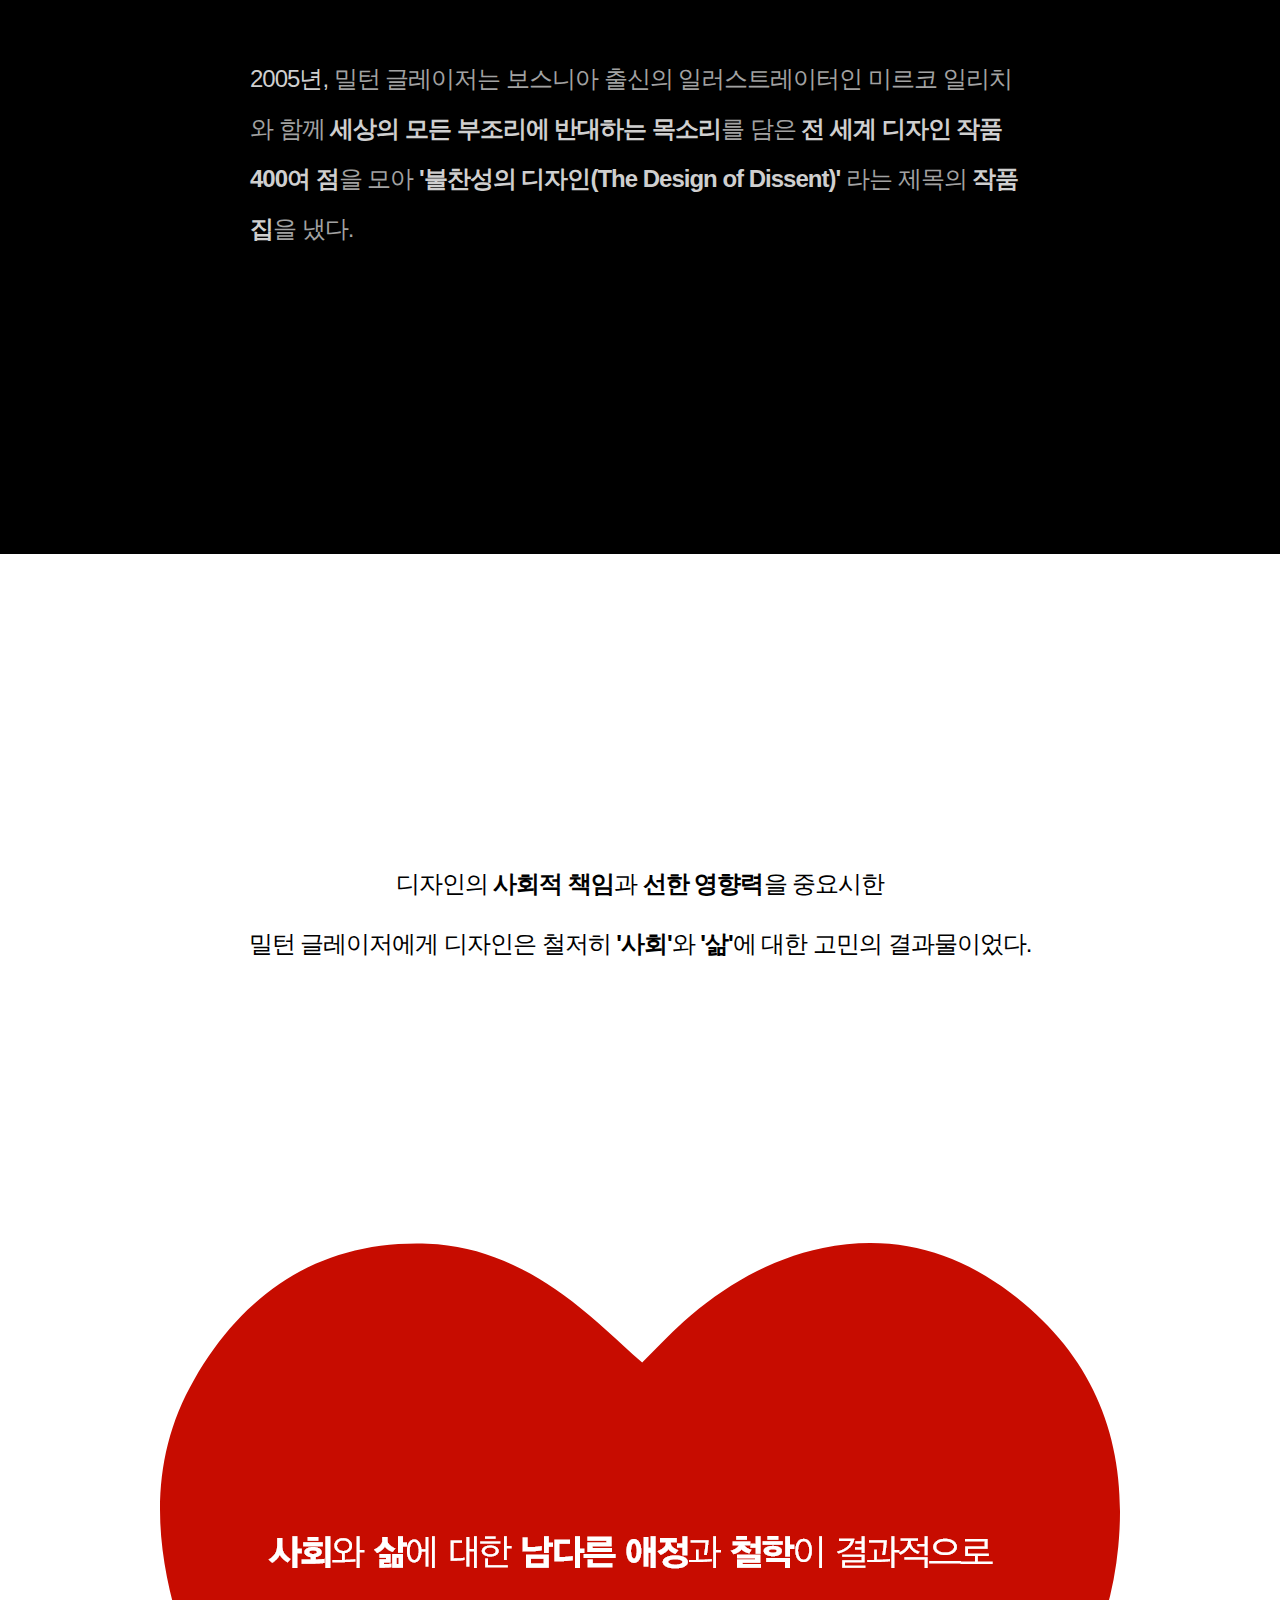
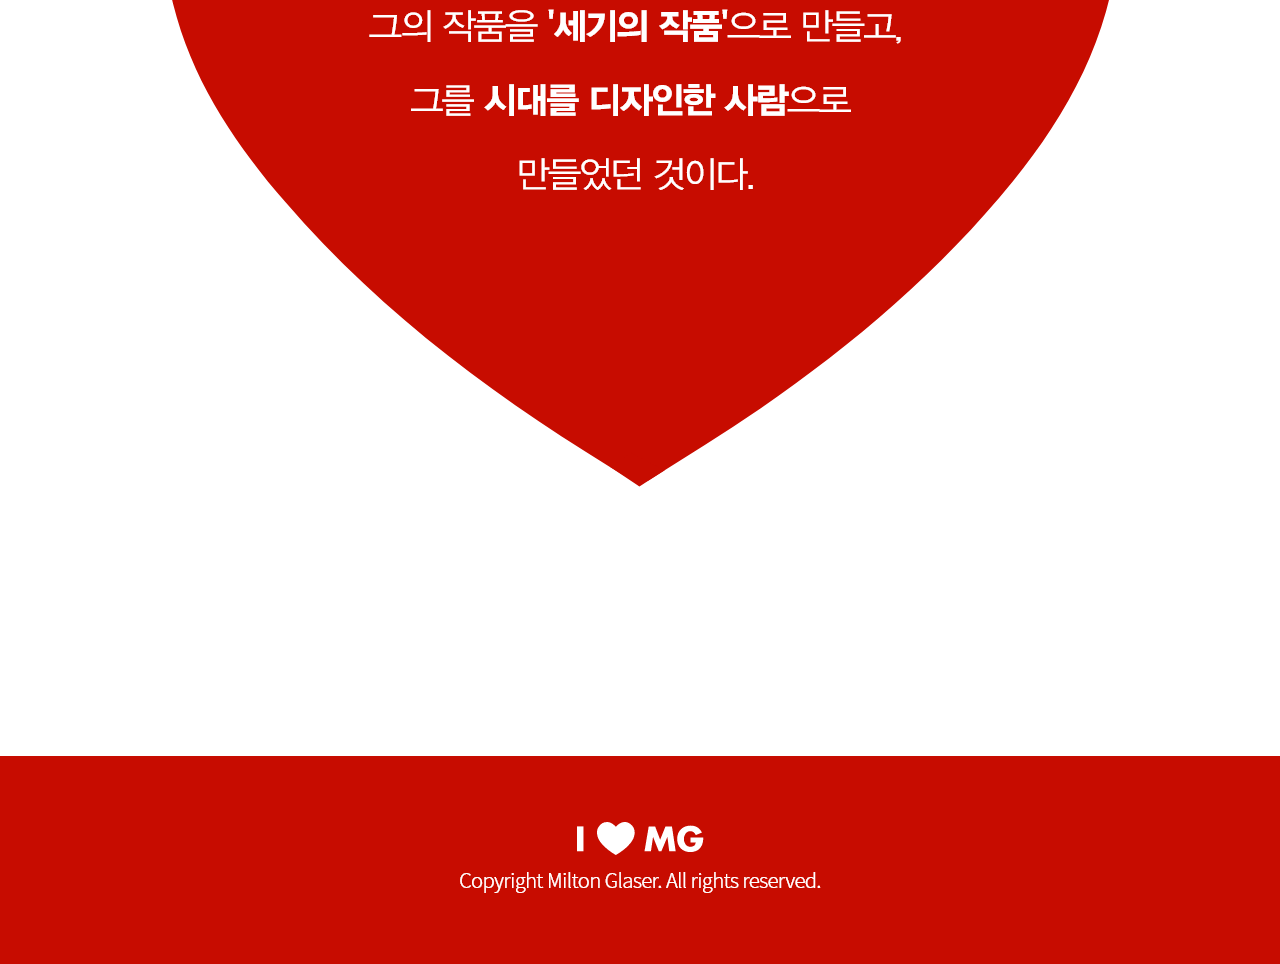
<file: Philosophy.html>
<!DOCTYPE html>
<html lang="en">
<head>
    <meta charset="UTF-8">
    <meta name="viewport" content="width=device-width, initial-scale=1.0">
    <title>Philosophy</title>
    <link rel="stylesheet" href="Philosophystyle.css">
    <link href="https://unpkg.com/aos@2.3.1/dist/aos.css" rel="stylesheet">
    <script src="https://unpkg.com/aos@2.3.1/dist/aos.js"></script>
    <link rel="shortcut icon" href="img/favicon.ico" type="image/x-icon">
    <link rel="icon" href="img/favicon.ico" type="image/x-icon">
    <meta property="og:url" content="https://yujin2646.github.io/milton2/">
    <meta property="og:title" content="밀턴 글레이저">
    <meta property="og:type" content="website">
    <meta property="og:image" content="img/miltonglaser.png">  
    <meta property="og:description" content="밀턴 글레이저">
</head>
<body>

    <div class="menu" >
        <div class="bt0 bt1"><a href="index.html"><img src="img/bt1.png" alt=""></a></div>
        <div class="bt0 bt2"><a href="About.html"><img src="img/bt2.png" alt=""></a></div>
        <div class="bt0 bt3"><a href="Philosophy.html"><img src="img/bt3.png" alt=""></a></div>
        <div class="bt0 bt4"><a href="Works.html"><img  src="img/bt4.png" alt=""></a></div>
    </div> 

    <div class="wrap4">
        <div class="box31"><img src="img/Ph_img0.png" alt=""></div>

    </div>

    <div class="wrap0">
        <div class="wrap1">
            <div class="box1"><img src="img/Ph_img01.png " alt=""></div>
            <div class="box2"><img src="img/Ph_img02.png" alt="" data-aos="zoom-in-up"></div>
            <div class="box3"><img src="img/Ph_img03.png" alt=""></div>
            <div class="box3-1"><p>좋은 시민이란 민주주의에 참여하고 견해를 피력하고 <br> 
                한 시대에 자신의 역할을 인식하는 사람들을 뜻한다. <br>
                나는 디자이너이기 때문에 더 많은 책임감을 가져야 <br> 
                한다는 것을 의미하지 않는다. <br>
                우리 모두가 좋은 시민이 되기 위한 책임감을 가져야 한다. </p></div>
            <div class="box3-2"><p>- 밀턴 글레이저, '불찬성의 디자인'</p></div>
            <div class="box4"><img src="img/Ph_img04.png" alt=""></div>
        
        </div>

       
        <div class="box5"><img src="img/Ph_img05.png" alt=""></div>

        <div class="wrap2">
            <div class="box6"><img src="img/Ph_img06.png" alt="" data-aos="fade-down" data-aos-duration="900"></div>
            <div class="box7"><p>자본주의 사회 속,<br>
                상업주의에 매몰되어가는 디자인계에<br>
                뼈아픈 메시지를 전하는 선언에 동참하다. </p></div>
            <div class="box8"><img src="img/Ph_img07.png" alt=""></div>
            <div class="box9"><p>중요한 것을 먼저 하라 (1964)</p></div>
            <div class="box10"><p>1964년 켄 갈런드(Ken Galand)와 그의 동료 디자이너 22인에 의해 만들어졌으며,
                <span style="color:#CFCFCF; font-weight: 700;">자본주의 사회 속에서 상업주의에 매몰되어가는 
                    디자인과 디자이너의 역할을 생각하고 대안을 모색하자는 선언</span>이다.<br><br>
                    이는 <span style="color:#CFCFCF; font-weight: 700;">2000년대</span>에 
                    티보 칼맨과 조나단 반브룩에 의해 <span style="color:#CFCFCF; font-weight: 700;">'중요한 것을 먼저 하라 2000'</span>으로 
                    다시 발표되었는데, 밀턴 글레이저는 이 두 선언에 <span style="color:#CFCFCF; font-weight: 700;">모두 동참</span>하였다.</p></div>
            <div class="box11"><img src="img/Ph_img08.png" alt="" data-aos="fade-up" ></div>
            <div class="box12"><p>세상의 모든 부조리를 반대한다.</p></div>
            <div class="box13"><img src="img/Ph_img09.png" alt=""></div>
            <div class="box14"><p>불찬성의 디자인 (2005) </p></div>
            <div class="box15"><p><span style="color:rgb(207, 207, 207); font-weight: 500;">2005년,</span> 
                밀턴 글레이저는 보스니아 출신의 일러스트레이터인 미르코 일리치와 함께 
            <span style="color:#CFCFCF; font-weight: 700;">세상의 모든 부조리에 반대하는 목소리</span>를 
            담은  <span style="color:#CFCFCF; font-weight: 700;">전 세계 디자인 작품 400여 점</span>을 모아
            <span style="color:#CFCFCF; font-weight: 700;">'불찬성의 디자인(The Design of Dissent)'</span>
            라는 제목의 <span style="color:#CFCFCF; font-weight: 700;">작품집</span>을 냈다.</p></div>

        </div>

        <div class="wrap3">
            <div class="box16"><p>디자인의 <span style="color:black; font-weight: 600;">사회적 책임</span>과 
                <span style="color:black; font-weight: 600;">선한 영향력</span>을 중요시한<br> 
                    밀턴 글레이저에게 디자인은 철저히 <span style="color:black; font-weight: 600;">'사회'</span>와
                    <span style="color:black; font-weight: 600;">'삶'</span>에 대한 고민의 결과물이었다.</p></div>
            <div class="box17"><img src="img/Ph_img10.png" alt=""></div>
        </div>
    
    </div>

    <div class="box18"><img src="img/About_img18.png" alt=""></div>
   
    
</body>
<script>
    AOS.init();
</script>
</html>
</file>
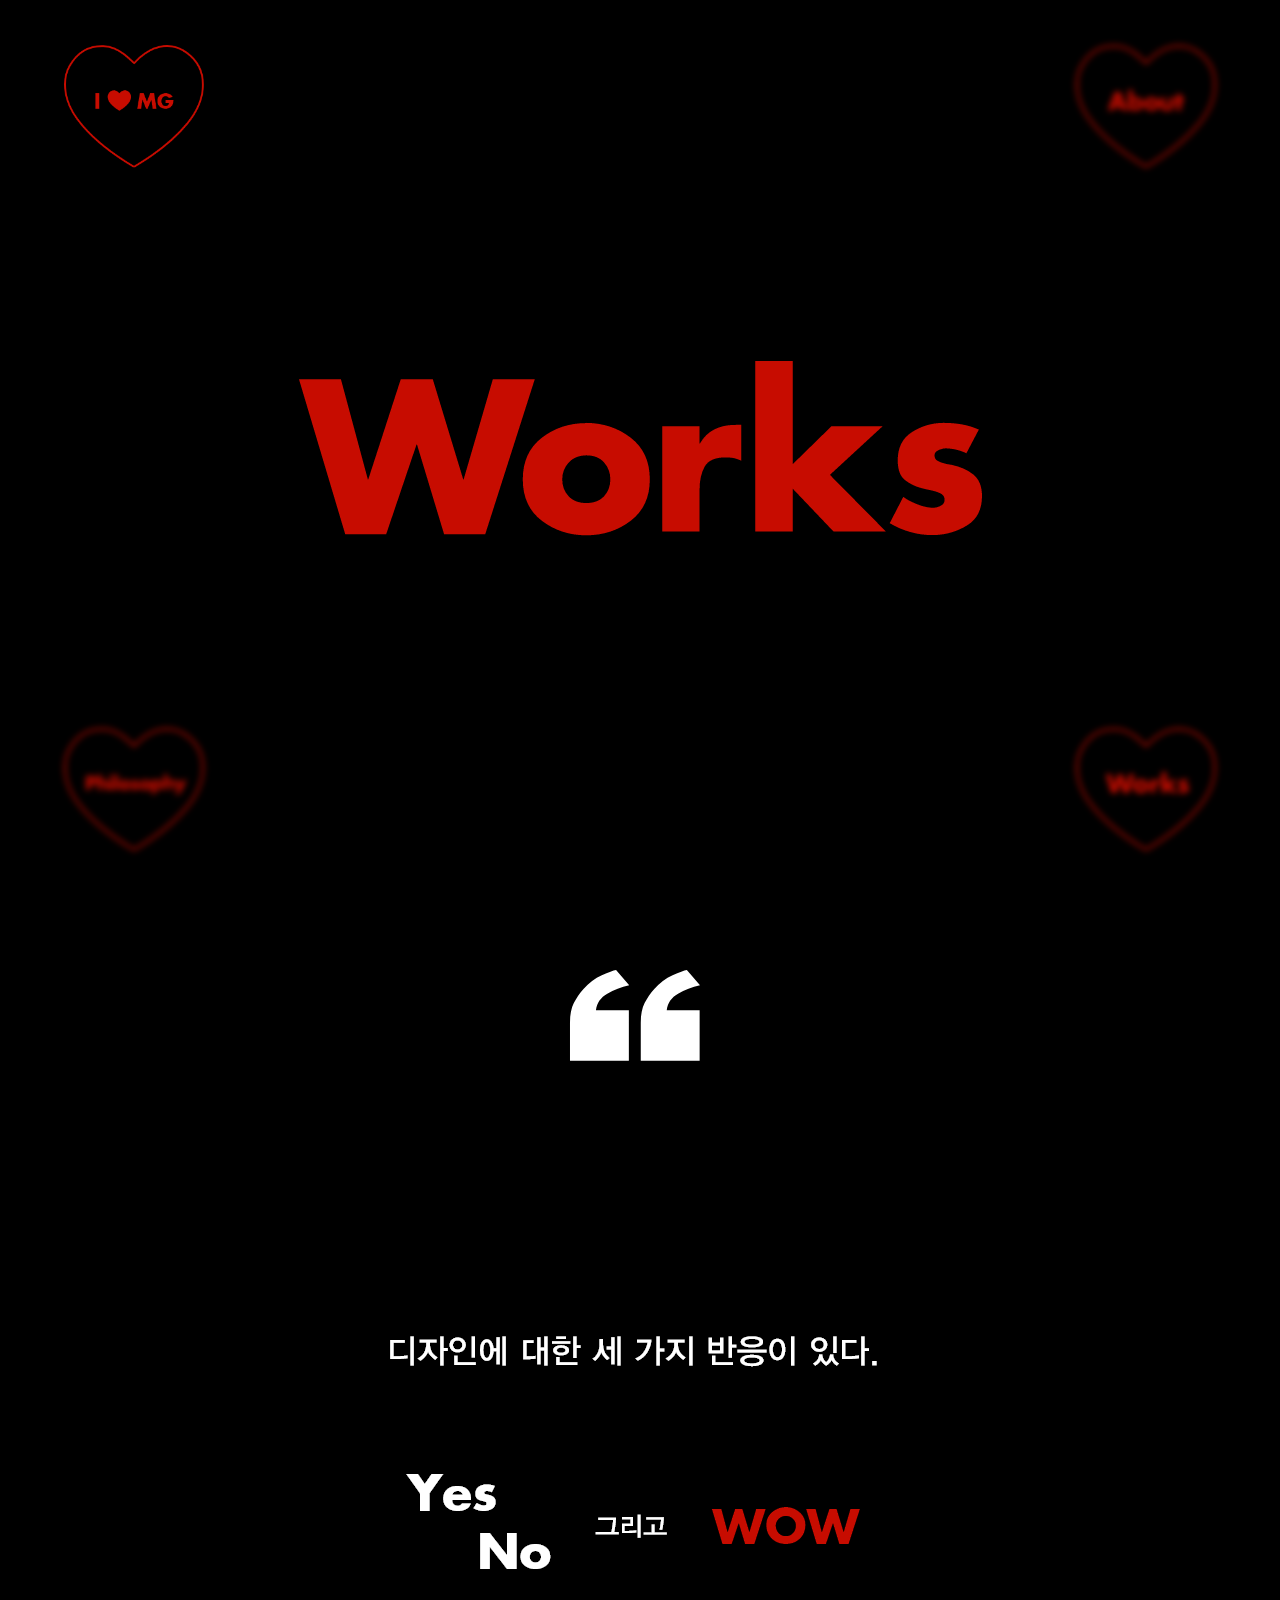
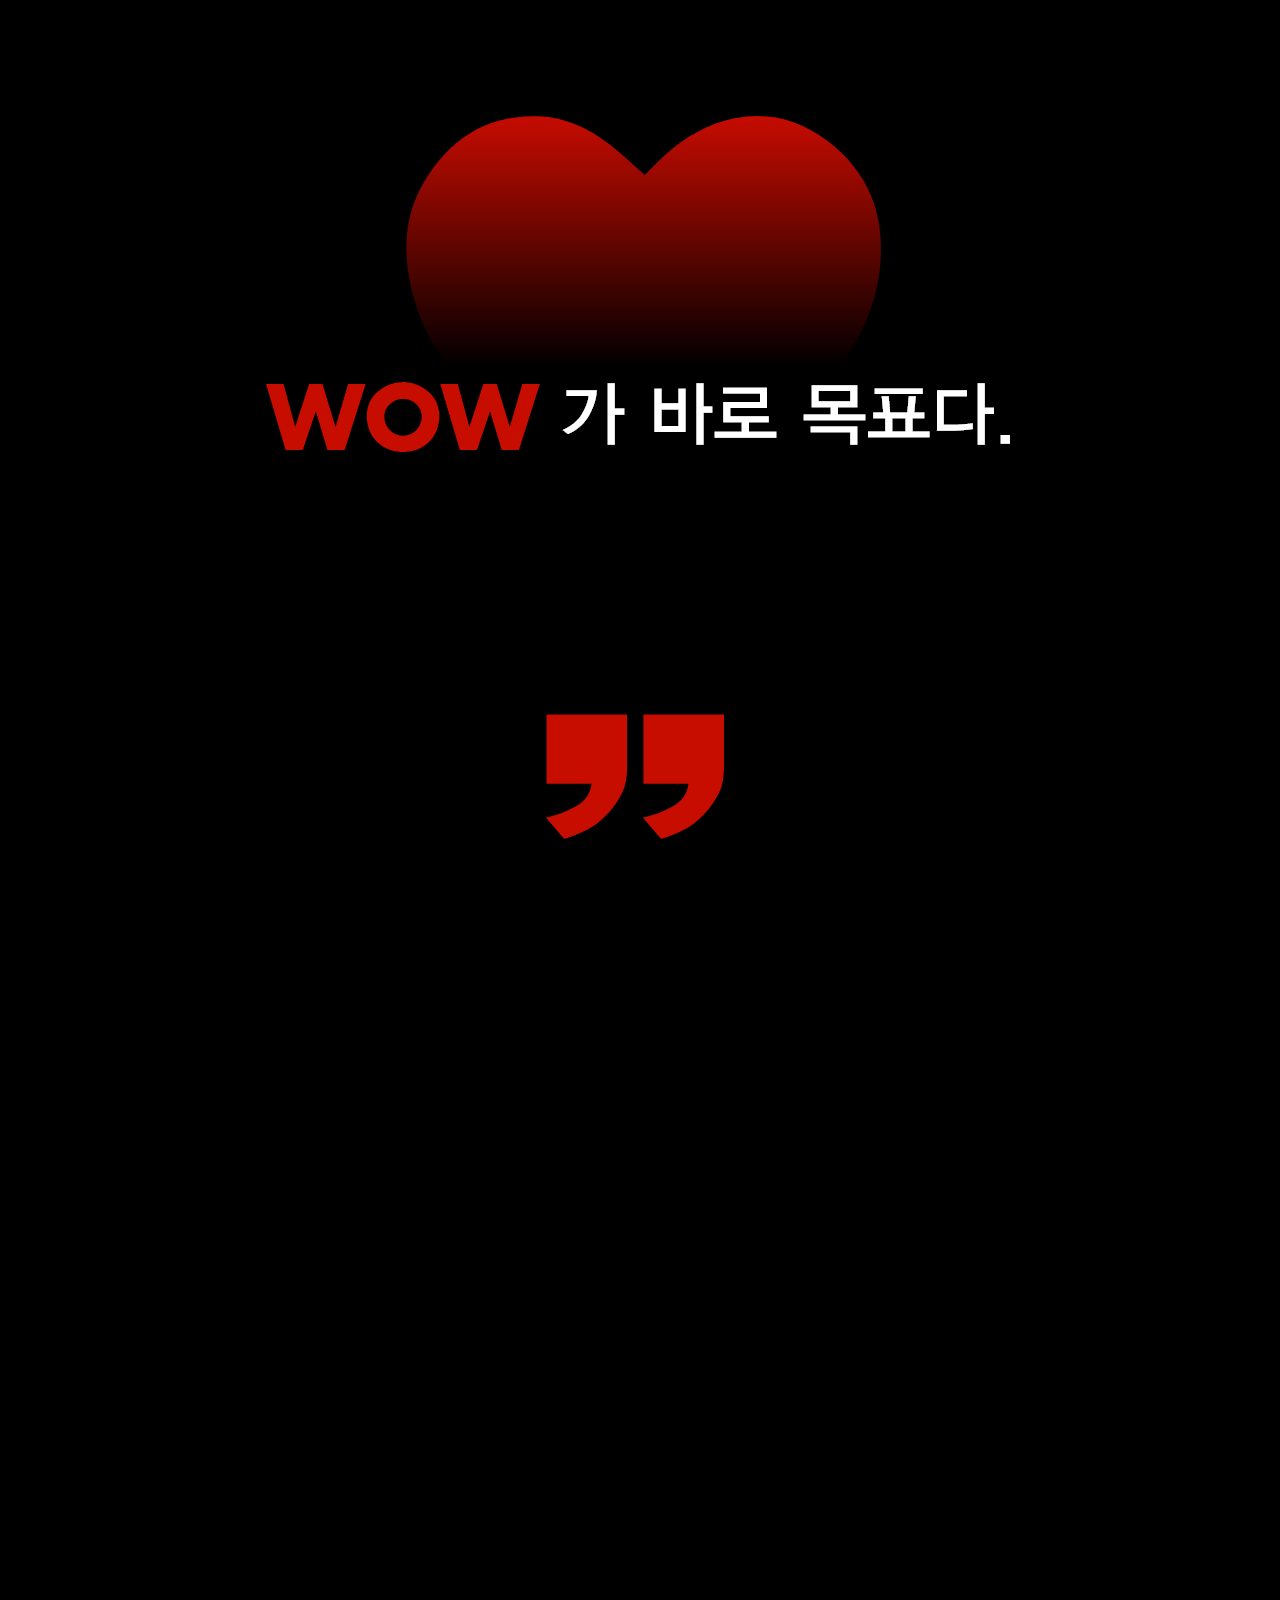
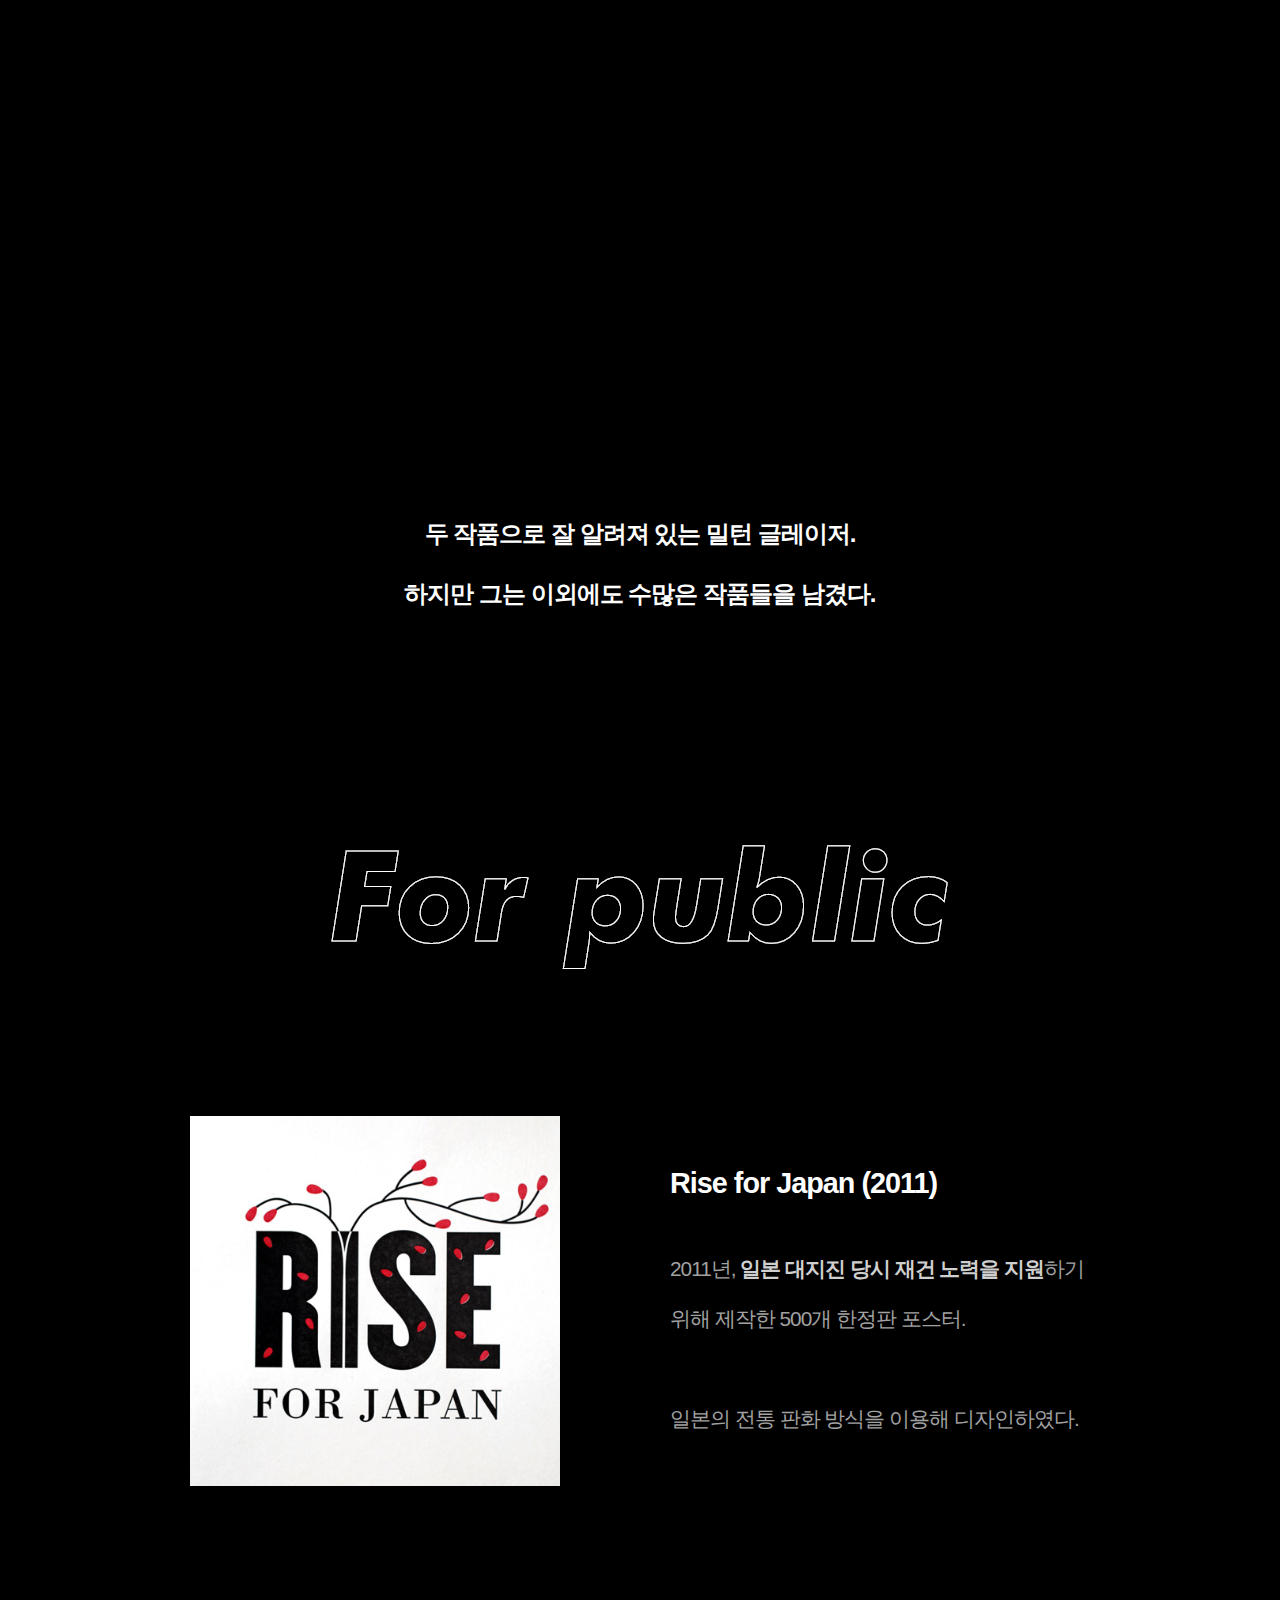
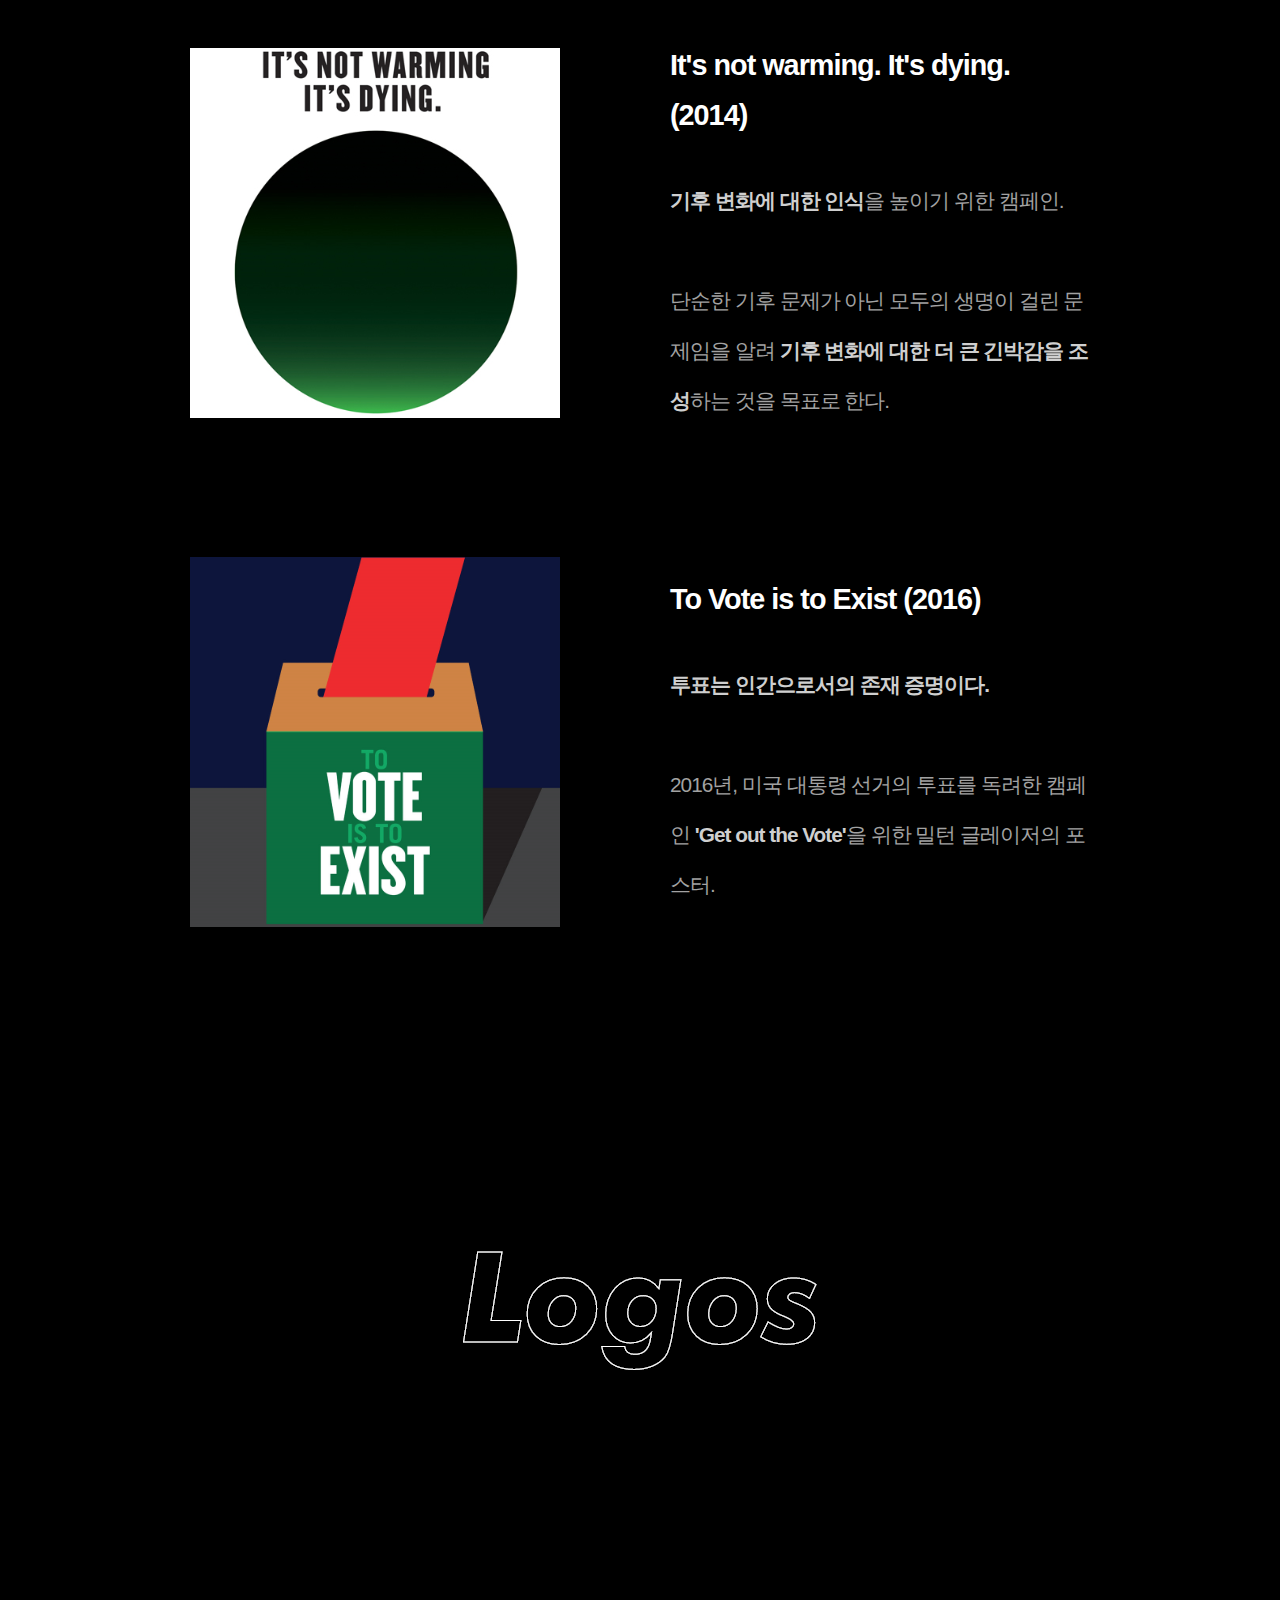
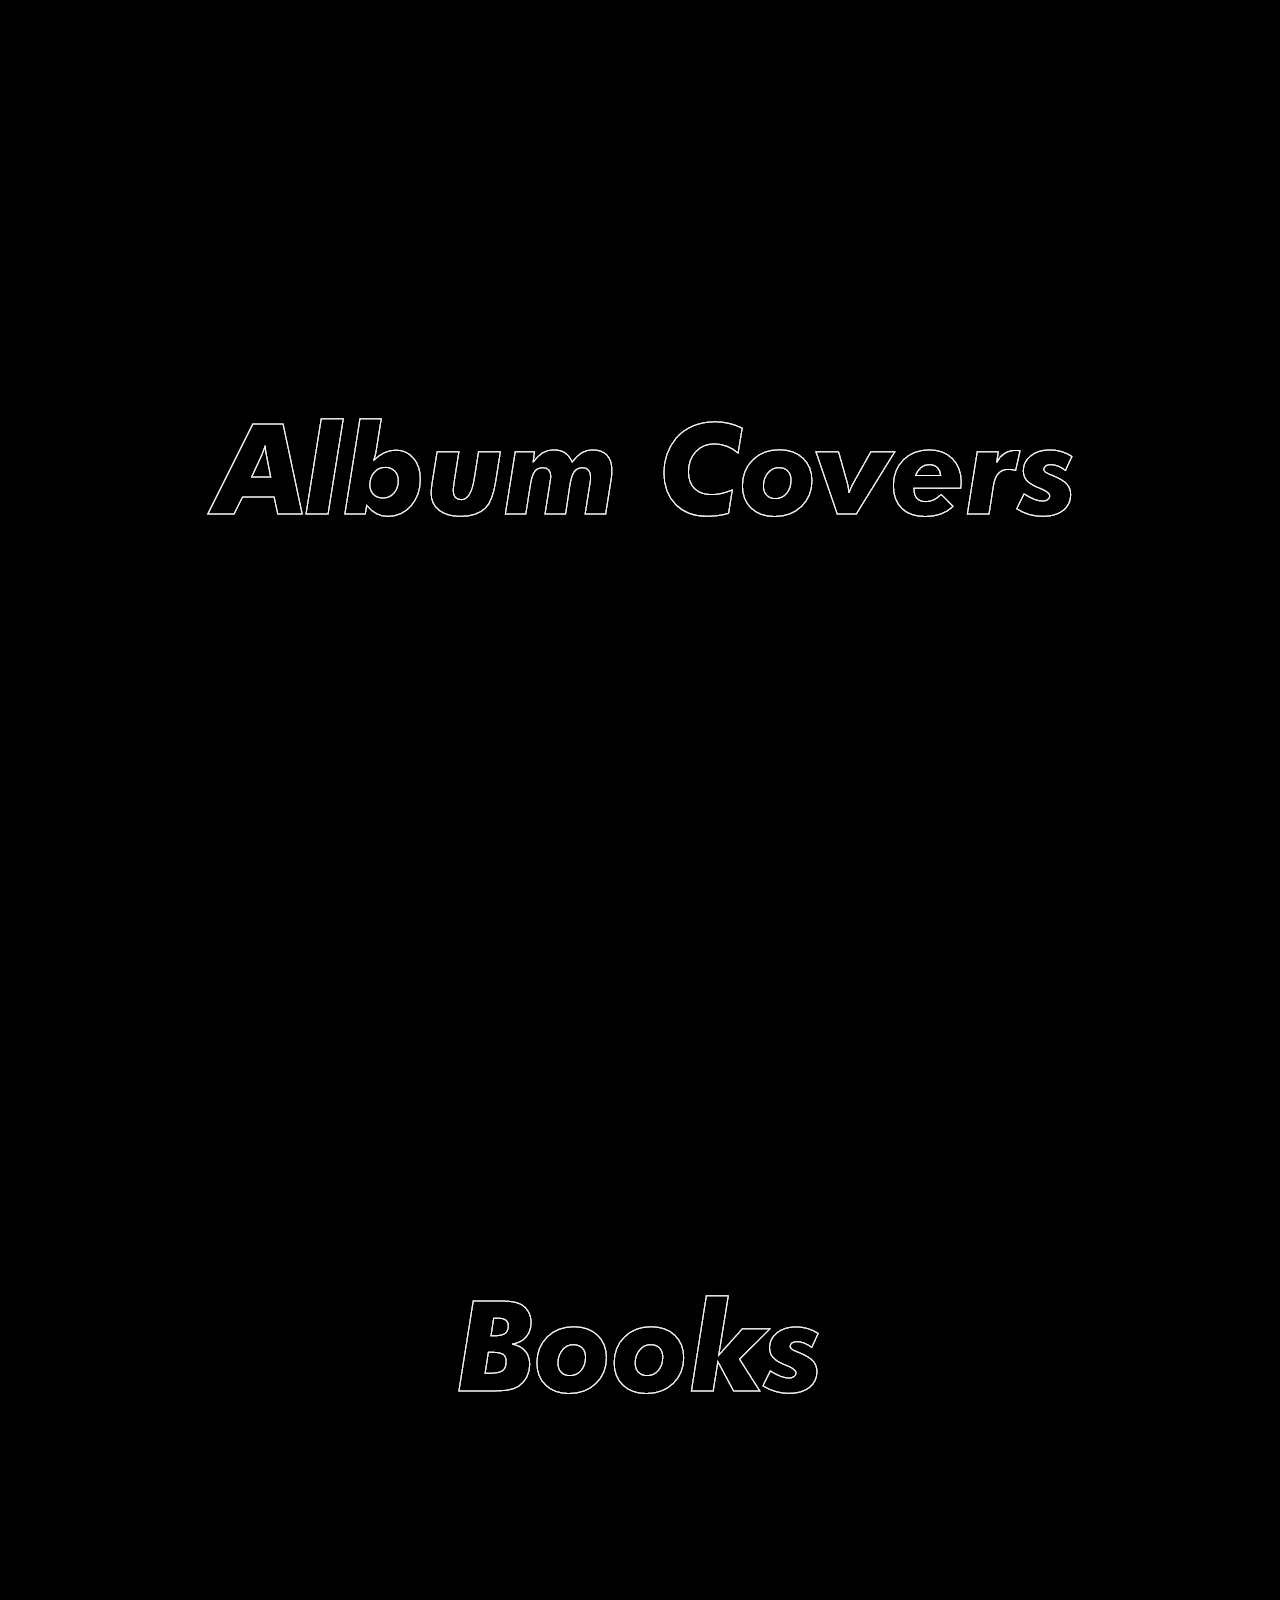
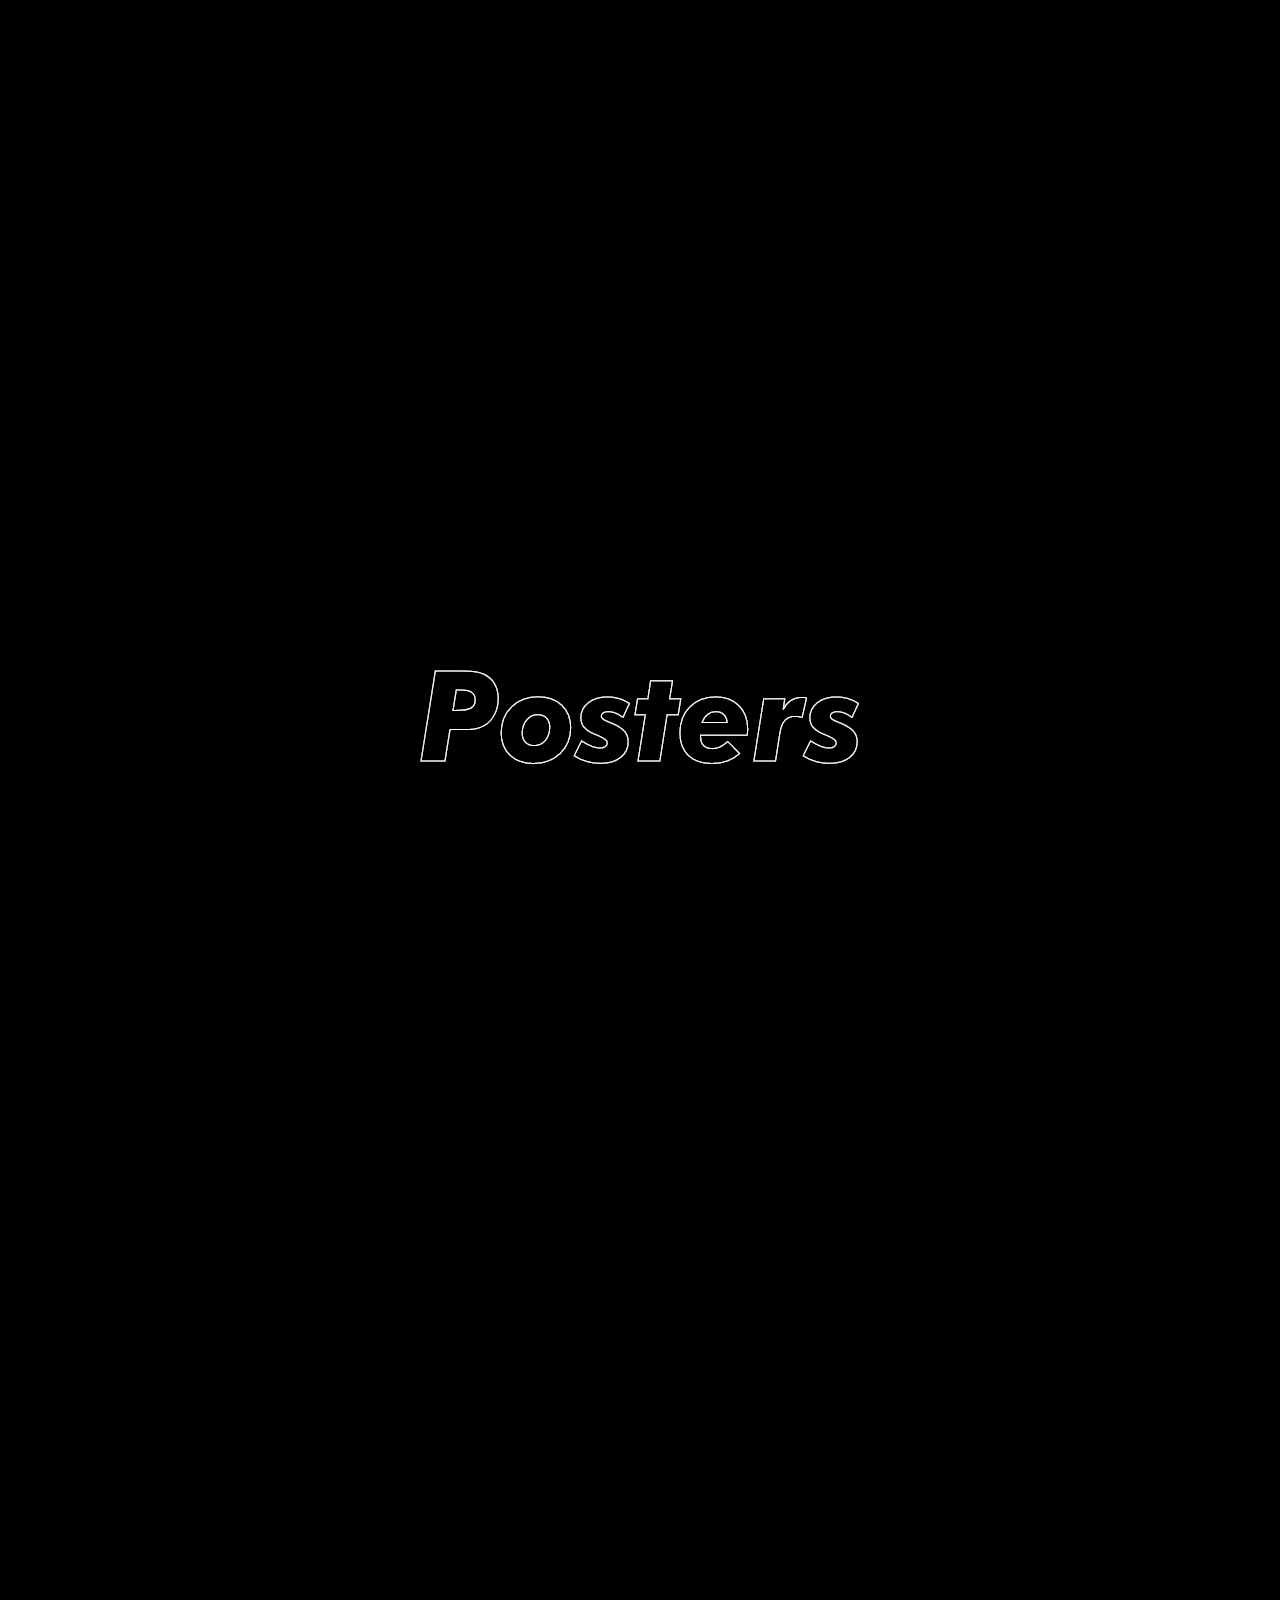
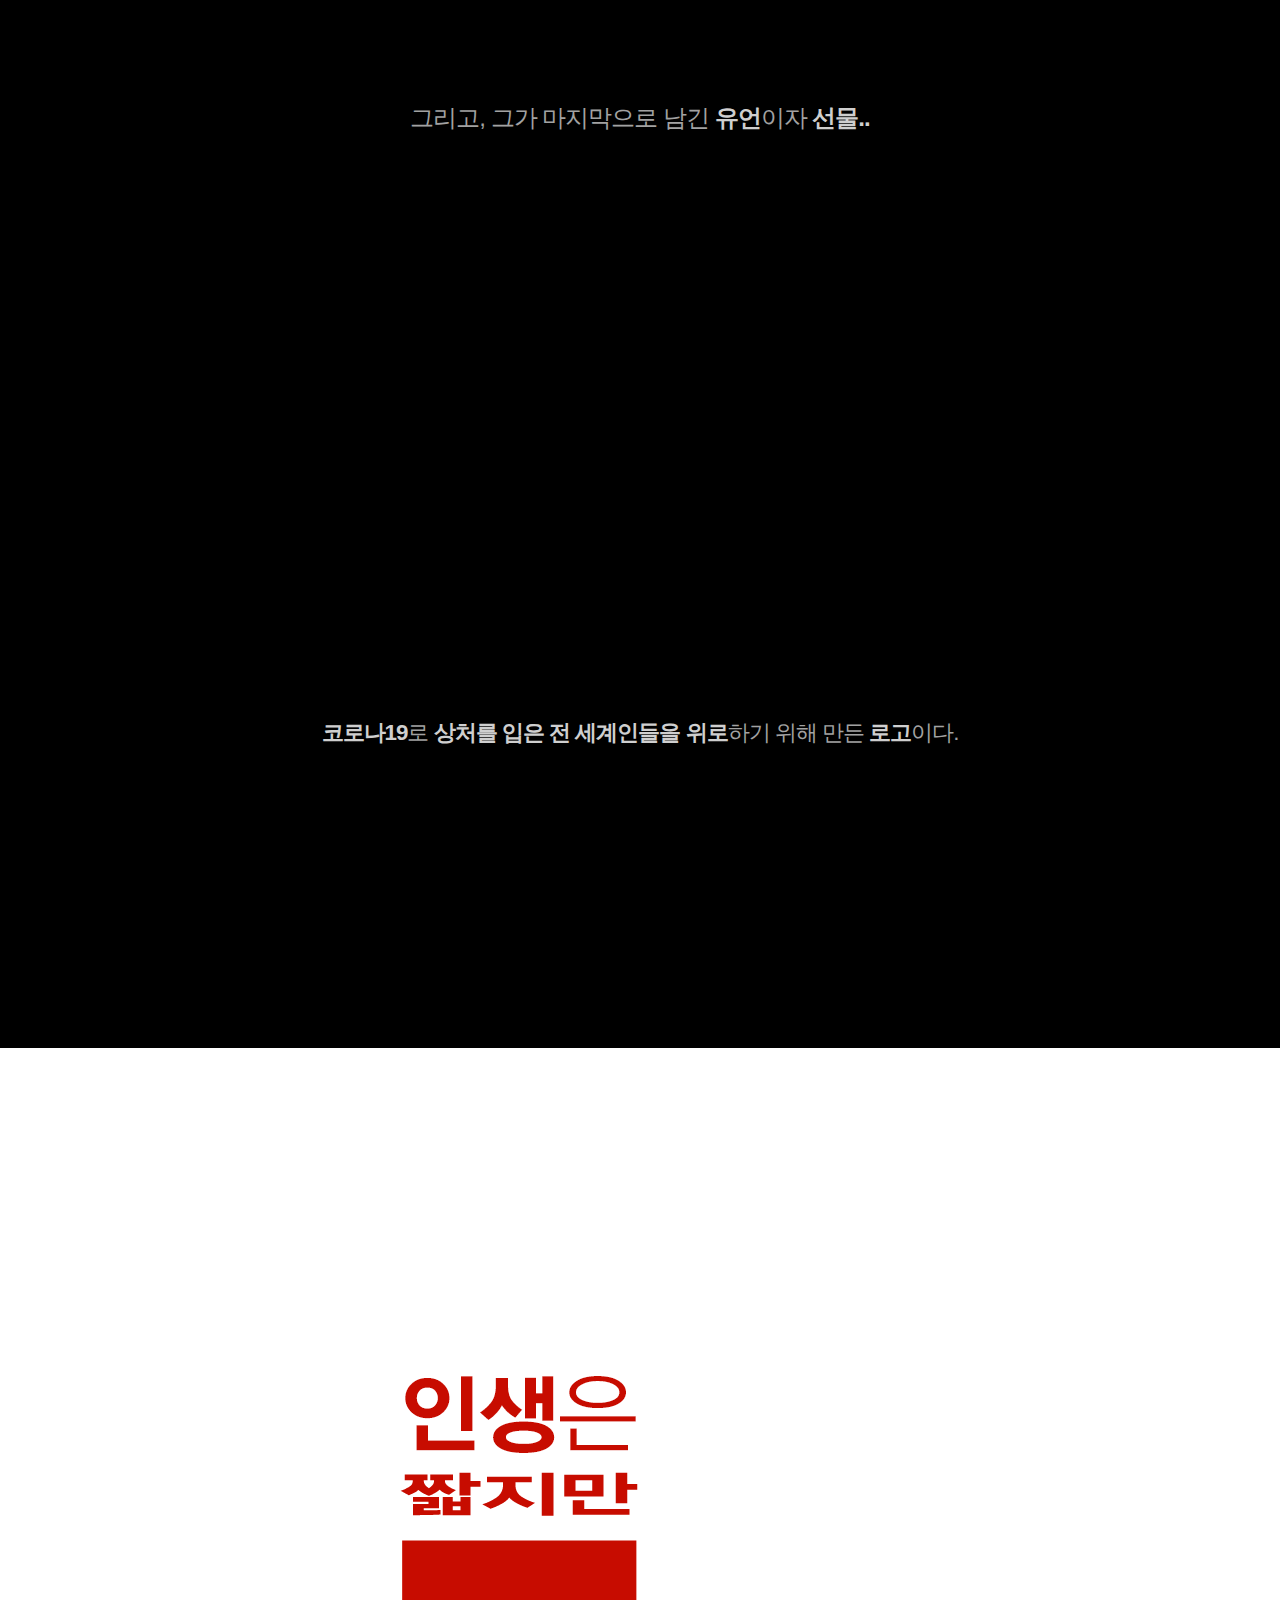
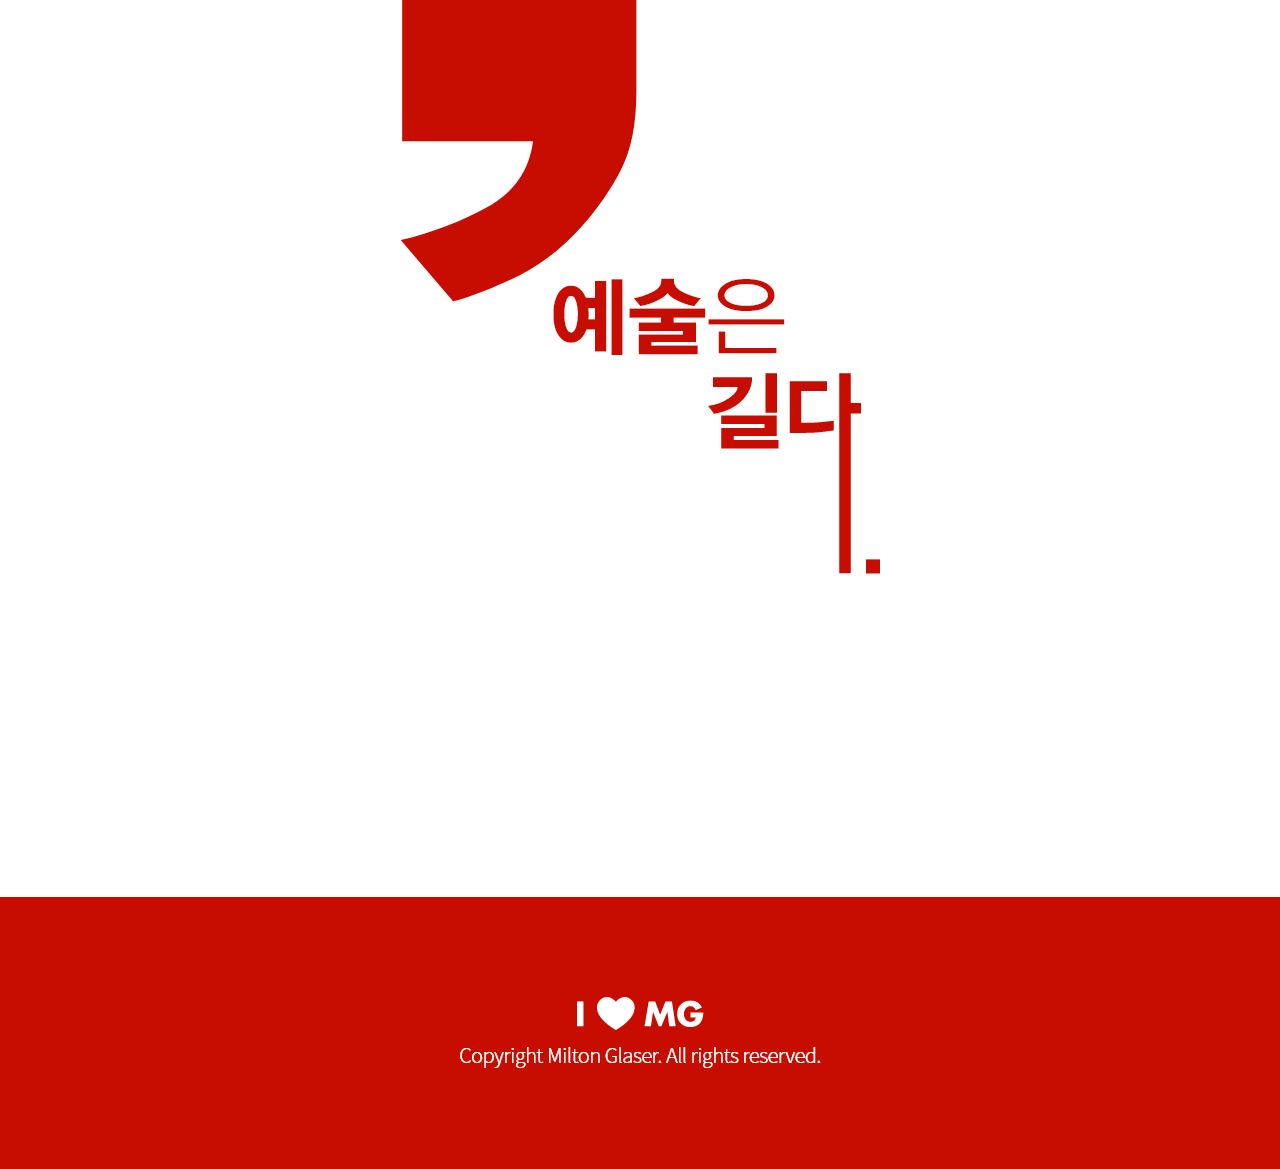
<file: Works.html>
<!DOCTYPE html>
<html lang="en">
<head>
    <meta charset="UTF-8">
    <meta name="viewport" content="width=device-width, initial-scale=1.0">
    <title>Works</title>
    <link rel="stylesheet" href="Worksstyle.css">
    <link href="https://unpkg.com/aos@2.3.1/dist/aos.css" rel="stylesheet">
    <script src="https://unpkg.com/aos@2.3.1/dist/aos.js"></script>
    <link rel="shortcut icon" href="img/favicon.ico" type="image/x-icon">
    <link rel="icon" href="img/favicon.ico" type="image/x-icon">
    <meta property="og:url" content="https://yujin2646.github.io/milton2/">
    <meta property="og:title" content="밀턴 글레이저">
    <meta property="og:type" content="website">
    <meta property="og:image" content="img/miltonglaser.png">  
    <meta property="og:description" content="밀턴 글레이저">
</head>
<body>

    <div class="menu" >
        <div class="bt0 bt1"><a href="index.html"><img src="img/bt1.png" alt=""></a></div>
        <div class="bt0 bt2"><a href="About.html"><img src="img/bt2.png" alt=""></a></div>
        <div class="bt0 bt3"><a href="Philosophy.html"><img src="img/bt3.png" alt=""></a></div>
        <div class="bt0 bt4"><a href="Works.html"><img  src="img/bt4.png" alt=""></a></div>
    </div> 


    <div class="wrap4">
        <div class="box31"><img src="img/W_img0.png" alt=""></div>

    </div>


    <div class="wrap0"> 
        <div class="box1"><img src="img/W_img25.png" alt=""></div>

        <div class="wrap1">

            <div class="container1" data-aos="fade-up" data-aos-duration="1000">
                <div class="item1"><img src="img/W_img01.png" alt=""></div>
                <div class="item2"><img src="img/W_img02.png" alt=""></div>
                
            </div>

            <div class="box2"><p>두 작품으로 잘 알려져 있는 밀턴 글레이저.<br>
                하지만 그는 이외에도 수많은 작품들을 남겼다.</p></div>

            <div class="box3"><img src="img/W_img03.png" alt=""></div>

            <div class="container3">
                <div class="item5"><img src="img/W_img05.png" alt=""></div>
                <div class="item6"><h1>Rise for Japan (2011)</h1><br><br><p>2011년, <span style="color:#CFCFCF; font-weight: 700;">일본 대지진 당시 재건 노력을 지원</span>하기 
                    위해 제작한 500개 한정판 포스터.
                    <br><br>일본의 전통 판화 방식을 이용해 디자인하였다.</p></div>
            </div>

           

            <div class="container4">
                <div class="item7"><img src="img/W_img06.png" alt=""></div>
                <div class="item8"><h1>It's not warming. It's dying. 
                    (2014)</h1><br><br><p><span style="color:#CFCFCF; font-weight: 700;">기후 변화에 대한 인식</span>을 높이기 위한 캠페인.
                    <br><br>단순한 기후 문제가 아닌 모두의 생명이 걸린 
                    문제임을 알려 <span style="color:#CFCFCF; font-weight: 700;">기후 변화에 대한 더 큰 긴박감을 조성</span>하는 것을 목표로 한다.</p></div>
            </div>

            <div class="container2">
                <div class="item3"><img src="img/W_img04.png" alt=""></div>
                <div class="item4"><h1>To Vote is to Exist (2016)</h1><br><br><p>
                    <span style="color:#CFCFCF; font-weight: 700;">투표는 인간으로서의 존재 증명이다.</span><br><br>

                    2016년, 미국 대통령 선거의
                    투표를 독려한 캠페인 <span style="color:#CFCFCF; font-weight: 700;">'Get out the Vote'</span>을 
                    위한 밀턴 글레이저의 포스터.</p></div>
            </div>
         
            <div class="box4"><img src="img/W_img07.png" alt=""></div>

            <div class="container5" data-aos="fade-up" data-aos-duration="500">
                <div class="item9"><img src="img/W_img08.png" alt=""></div>
                <div class="item10"><img src="img/W_img09.png" alt=""></div>
                <div class="item11"><img src="img/W_img10.png" alt=""></div>
            </div>

            <div class="box5"><img src="img/W_img11.png" alt=""></div>

            <div class="container6" data-aos="fade-up" data-aos-duration="500">
                <div class="item12"><img src="img/W_img12.png" alt=""></div>
                <div class="item13"><img src="img/W_img13.png" alt=""></div>
                <div class="item14"><img src="img/W_img14.png" alt=""></div>
            </div>

            <div class="box6"><img src="img/W_img15.png" alt=""></div>

            <div class="container7" data-aos="fade-up" data-aos-duration="500">
                <div class="item15"><img src="img/W_img16.png" alt=""></div>
                <div class="item16"><img src="img/W_img17.png" alt=""></div>
                <div class="item17"><img src="img/W_img18.png" alt=""></div>
            </div>

            <div class="box7"><img src="img/W_img19.png" alt=""></div>

            <div class="container8" data-aos="fade-up" data-aos-duration="500">
                <div class="item18"><img src="img/W_img20.png" alt=""></div>
                <div class="item19"><img src="img/W_img21.png" alt=""></div>
                <div class="item20"><img src="img/W_img22.png" alt=""></div>
            </div>

            <div class="box8"><p>그리고, 그가 마지막으로 남긴 <span style="color:#CFCFCF; font-weight: 600;">유언</span>이자 <span style="color:#CFCFCF; font-weight: 600;">선물..</span></p></div>
            <div class="box9"><img src="img/W_img23.png" alt="" data-aos="fade-down" data-aos-duration="700"></div>
            <div class="box10"><p><span style="color:#CFCFCF; font-weight: 600;">코로나19</span>로  <span  style="color:#CFCFCF; font-weight: 600;">상처를 입은 전 세계인들을 위로</span>하기 위해 만든
                <span style="color:#CFCFCF; font-weight: 600;">로고</span>이다.</p></div>

        </div>

      </div>

      <div class="wrap2">
        <div class="box11"><img src="img/W_img24.png" alt=""></div>
        </div>

        <div class="box12"><img src="img/About_img18.png" alt=""></div>


   
    
</body>
<script>
    AOS.init();
</script>
</html>
</file>
<file: style.css>
*{margin:0;
    text-decoration: none;
    list-style-type: none;
}


.wrap{
    position: absolute;
    width:100%;
    height: 100vh;
    background-color:#C70C00;
    background-image: url(img/heartbg.png); 
    background-size: cover;
    background-position-x: center; 
    background-position-y:center ;
    display:flex;
    }

.wrap1{width:100%;background-color: black;}
.wrap2{width:960px; margin: 0 auto;}


.menu{
    display: block;
    position:absolute;
    width:100vw; 
    height:100vh;
    left:50%;
    transform: translateX(-50%);
    z-index: 10;
}


.bt1{position: absolute; left:5%;top:5%;}
.bt2{position:absolute; right:5%; top:5%;}
.bt3{position:absolute; left:5%; bottom:5%;}
.bt4{position:absolute; right:5%; bottom:5%;}


.bt1 img{transition: all 1s; filter: blur(0px); }
.bt2 img{transition: all 1s; filter: blur(3px); }
.bt3 img{transition: all 1s; filter: blur(3px); }
.bt4 img{transition: all 1s; filter: blur(3px); }

.bt1 img:hover{
    transform: scale(1.2) rotateY(1turn);
    transition: all 0.5s;
    filter: drop-shadow( 0px 0px 2px #C70C00);
    
}

.bt2 img:hover{
        transform: scale(1.2) rotateY(1turn);; 
        transition: all 0.5s;
        filter: drop-shadow( 0px 0px 2px #C70C00);
}

.bt3 img:hover{
    transform: scale(1.2) rotateY(1turn);;
    transition: all 0.5s;
    filter: drop-shadow( 0px 0px 2px #C70C00);
}

.bt4 img:hover{
    transform: scale(1.2) rotateY(1turn);;
    transition: all 0.5s;
    filter: drop-shadow( 0px 0px 2px #C70C00);
}




.bt5{ position: absolute;
    left:30%; 
    bottom:8%;
    line-height: 0;
    animation-name: moving7;
    animation-duration: 1s;
    animation-iteration-count: infinite;
    animation-timing-function: ease-in-out;  }

    @keyframes moving7 {
        0%{scale: 80%; scale: 80%;}
        100%{scale:100%; scale: 100%;}
    }


    
 .bt6{ position: absolute;
    left:40%; 
    bottom:8%;
    line-height: 0;
    animation-name: moving8;
    animation-duration: 1s;
    animation-iteration-count: infinite;
    animation-timing-function: ease-in-out; }

    @keyframes moving8 {
        0%{scale: 80%; scale: 80%;}
        100%{scale:100%; scale: 100%;}
    }

.bt7{ position: absolute;
        right:40%; 
        bottom:8%;
        line-height: 0;
        animation-name: moving9;
    animation-duration: 1s;
    animation-iteration-count: infinite;
    animation-timing-function: ease-in-out;  }

    @keyframes moving9 {
        0%{scale: 80%; scale: 80%;}
        100%{scale:100%; scale: 100%;}
    }



.bt8{ position: absolute;
            right:30%; 
            bottom:8%;
            line-height: 0;
            animation-name: moving10;
    animation-duration: 1s;
    animation-iteration-count: infinite;
    animation-timing-function: ease-in-out;  }

    @keyframes moving10 {
        0%{scale: 80%; scale: 80%;}
        100%{scale:100%; scale: 100%;}
    }


            

  





    .tit3{

        width:431px;
        position:absolute;
        top:35%;
        
        left:0px;
        
        /* (이미지 가운데로) */
        animation-name: moving1;
        animation-duration: 5s;
        animation-iteration-count: infinite;
        animation-timing-function: ease-in-out;
        
    }

    .tit4{
        width:456px;
        max-width: 456px;
        position:absolute;
        top:59%;
        transform: translateX(-50%);
        transform: translateY(-50%);
        right:0px;
        animation-name: moving2;
        animation-duration: 5s;
        animation-iteration-count: infinite;
        animation-timing-function: ease-in-out;
        
    }


    

    @media screen and (max-height:900px) {
        .wrap{background-image:url(img/heartbg2.png);
            background-size: cover;
            background-position-x: center; 
            background-position-y:center ;
            

        }
        .tit3{display: none;}
        .tit4{display: none;}
        .bt1 a img{width:140px;}
        .bt2 a img{width:140px;}
        .bt3 a img{width:140px;}
        .bt4 a img{width:140px;}
       
    }

    @media screen and (min-height:1080px) {
  
        .wrap{background-image:url(img/heartbg2.png);
            background-size: cover;
            background-position-x: center; 
            background-position-y:center ;}
        .tit3{display: none;}
        .tit4{display: none;}
       
    }


    @media screen and (min-width:1800px) {
    @keyframes moving1 {
        0%{margin-left: 0%; }
        50%{margin-left: 36%;}
        80%{margin-left: 36%;}
        100%{margin-left: 0%; }
    }

    @keyframes moving2 {
        0%{margin-right: 0%; }
        50%{margin-right: 38%;}
        80%{margin-right: 38%;}
        100%{margin-right: 0%;}
    }
}


@media screen and (max-width:1800px) {
    @keyframes moving1 {
        0%{margin-left: 0%; }
        50%{margin-left: 33;}
        80%{margin-left: 33%;}
        100%{margin-left: 0%; }
    }

    @keyframes moving2 {
        0%{margin-right: 0%; }
        80%{margin-right: 36%;}
        80%{margin-right: 36%;}
        100%{margin-right: 0%;}
    }
    .tit4{top:56%;}
}

@media screen and (max-width:1600px) {
    @keyframes moving1 {
        0%{margin-left: 0%; }
        50%{margin-left: 30%;}
        80%{margin-left: 30%;}
        100%{margin-left: 0%; }
    }

    @keyframes moving2 {
        0%{margin-right: 0%; }
        50%{margin-right: 34%;}
        80%{margin-right: 34%;}
        100%{margin-right: 0%;}
    }
    .bt5 {left:32%;}
    .bt6 {left:42%;}
    .bt7 {right:42%;}
    .bt8 {right:32%;}
}

@media screen and (max-width:1400px) {
    @keyframes moving1 {
        0%{margin-left: 0%; }
        50%{margin-left: 28%;}
        80%{margin-left: 28%;}
        100%{margin-left: 0%; }
    }

    @keyframes moving2 {
        0%{margin-right: 0%; }
        50%{margin-right: 32%;}
        80%{margin-right: 32%;}
        100%{margin-right: 0%;}
    }
}

@media screen and (max-width:1250px) {
    @keyframes moving1 {
        0%{margin-left: 0%; }
        50%{margin-left: 26%;}
        80%{margin-left: 26%;}
        100%{margin-left: 0%; }
    }

    @keyframes moving2 {
        0%{margin-right: 0%; }
        50%{margin-right: 30%;}
        80%{margin-right: 30%;}
        100%{margin-right: 0%;}
    }
}

@media screen and (max-width:1100px) {
    @keyframes moving1 {
        0%{margin-left: 0%; }
        50%{margin-left: 24%;}
        80%{margin-left: 24%;}
        100%{margin-left: 0%; }
    }

    @keyframes moving2 {
        0%{margin-right: 0%; }
        50%{margin-right: 28%;}
        80%{margin-right: 28%;}
        100%{margin-right: 0%;}
    }
    
}

@media screen and (max-width:1000px) {
    @keyframes moving1 {
        0%{margin-left: 0%; }
        50%{margin-left: 21%;}
        80%{margin-left: 21%;}
        100%{margin-left: 0%; }
    }

    @keyframes moving2 {
        0%{margin-right: 0%; }
        60%{margin-right: 26%;}
        80%{margin-right: 26%;}
        100%{margin-right: 0%;}
    }
}
    
    
    @media screen and (max-width:985px) {
        

        .bt1 a img{width:150px;}
        .bt2 a img{width:150px;position:absolute; right:0px;}
        .bt3 a img{width:150px;position:absolute; left:0px; bottom:0px;}
        .bt4 a img{width:150px;position:absolute; right:0px; bottom:0px;}
}

    



@media screen and (max-width:900px) {
    @keyframes moving1 {
        0%{margin-left: 0%; }
        50%{margin-left: 19%;}
        80%{margin-left: 19%;}
        100%{margin-left: 0%; }
    }

    @keyframes moving2 {
        0%{margin-right: 0%; }
        60%{margin-right: 24%;}
        80%{margin-right: 24%;}
        100%{margin-right: 0%;}
    }
}

@media screen and (max-width:850px) {
    @keyframes moving1 {
        0%{margin-left: 0%; }
        50%{margin-left: 17%;}
        80%{margin-left: 17%;}
        100%{margin-left: 0%; }
    }

    @keyframes moving2 {
        0%{margin-right: 0%; }
        60%{margin-right: 22%;}
        80%{margin-right: 22%;}
        100%{margin-right: 0%;}
    }
}
    
    
@media screen and (max-width:780px) {
        

    .bt5 img{width:48px;}
    .bt6 img{width:48px; }
    .bt7 img{width:48px;}
    .bt8 img{width:48px;}
}

@media screen and (max-width:750px) {
    @keyframes moving1 {
        0%{margin-left: 0%; }
        50%{margin-left: 9%;}
        80%{margin-left: 9%;}
        100%{margin-left: 0%; }
    }

    @keyframes moving2 {
        0%{margin-right: 0%; }
        60%{margin-right: 17%;}
        80%{margin-right: 17%;}
        100%{margin-right: 0%;}
    }
}
    

    

    @media screen and (max-width:680px) {
        .bt5{display: none;}
        .bt6{display: none;}
        .bt7{display: none;}
        .bt8{display: none;}
        .bt1 a img{width:130px;}
        .bt2 a img{width:130px;position:absolute; right:0px;}
        .bt3 a img{width:130px;position:absolute; left:0px; bottom:0px;}
        .bt4 a img{width:130px;position:absolute; right:0px; bottom:0px;}
        .tit3{
            position:absolute;
            margin: 0 auto;
            animation-duration: 0s;
            left:45%;
            transform: translateX(-50%);
            top:36%;
        }

    
        .tit4{
            position:absolute;
            margin: 0 auto;
            animation-duration: 0s;
            left:50%;
            transform: translateX(-50%);
            top:50%;
            
           
        }
    }


    @media screen and (max-width:600px) {
        .tit3{display: none;}
        .tit4{display: none;}
        .wrap{background-image:url(img/heartbg2.png);
            background-size: cover;
            background-position-x: center; 
            background-position-y:center ;

        }
        .bt1 a img{width:100px;}
        .bt2 a img{width:100px;position:absolute; right:0px;}
        .bt3 a img{width:100px;position:absolute; left:0px; bottom:0px;}
        .bt4 a img{width:100px;position:absolute; right:0px; bottom:0px;}

        
        


    }

    @media screen and (max-width:450px) {
        
        .wrap{background-image:url(img/heartbg3.png);
            background-size: cover;
            background-position-x: center; 
            background-position-y:center ;

        }

    }
</file>
<file: Aboutstyle.css>
*{margin:0;
    text-decoration: none;
    list-style-type: none;
}
@import url('https://fonts.googleapis.com/css2?family=Jost:ital,wght@0,100;0,200;0,300;0,400;0,500;0,600;0,700;0,800;0,900;1,100;1,200;1,300;1,400;1,500;1,600;1,700;1,800;1,900&display=swap');

@import url('https://fonts.googleapis.com/css2?family=Noto+Sans+KR:wght@100;300;400;500;600;700;800;900&display=swap');

.wrap0{width:100%;background-color: black;}
.wrap{width:960px; margin: 0 auto;
    background-color: black;}

.wrap4{width:100%; height:100vh; background-color: black;
display: flex; text-align: center; align-items: center;}
.box31{width:622px; margin: 0 auto;
   
    }
.box31 img{width:622px;}

.menu{
        position:fixed;
    height:100vh;
    width:100%;
    z-index: 2;
       
    }
    
    
    .bt1{position: absolute; left:5%;top:5%; }
    .bt2{position:absolute; right:5%; top:5%;}
    .bt3{position:absolute; left:5%; bottom:5%;}
    .bt4{position:absolute; right:5%; bottom:5%;}
    
    .bt1 img{transition: all 1s; filter: blur(0px); }
    .bt2 img{transition: all 1s; filter: blur(3px); }
    .bt3 img{transition: all 1s; filter: blur(3px); }
    .bt4 img{transition: all 1s; filter: blur(3px); }

    .bt1 img:hover{
        transform: scale(1.2) rotateY(1turn);
        transition: all 0.5s;
        filter: drop-shadow( 0px 0px 2px #C70C00);
        
    }
    
    .bt2 img:hover{
            transform: scale(1.2) rotateY(1turn);; 
            transition: all 0.5s;
            filter: drop-shadow( 0px 0px 2px #C70C00);
    }
    
    .bt3 img:hover{
        transform: scale(1.2) rotateY(1turn);;
        transition: all 0.5s;
        filter: drop-shadow( 0px 0px 2px #C70C00);
    }
    
    .bt4 img:hover{
        transform: scale(1.2) rotateY(1turn);;
        transition: all 0.5s;
        filter: drop-shadow( 0px 0px 2px #C70C00);
    }

.box1{margin: 0 auto;
    padding-top: 183px;
   width:597px;
   text-align: center;
   filter: drop-shadow( 0px 0px 20px #C70C00);
}

.box2{margin: 0 auto;
width:960px;
}

.box3{margin: 0 auto;
width:555px; text-align: center;
padding-top: 90px;}

.box4{
    width:850px;
    margin: 0 auto;
    padding-top: 102px;
    
    text-align: left;
    
    
}

.box4 p{
    font-family: 'Noto Sans KR', sans-serif;
    font-size: 1.4em;
    font-weight:400;
    letter-spacing: -1px;
    line-height: 60px;
    color:#A2A2A2;
}

.box4 h1{
    font-family: 'Noto Sans KR', sans-serif;
    font-size: 1.5em;
    font-weight:500;
    letter-spacing: -1px;
    line-height: 50px;
    color:#A2A2A2;
}

.box5-1{width:400px;margin: 0 auto;
margin-top:255px;
text-align: center;}

.box5{
    width:960px;
    margin: 0 auto;
   text-align: center;
    margin-top:123px;
}

.box5-1 img{width:497px;
}


    .box5 img{width:960px;
        
    }
    .box5 strong{
        font-family: 'Noto Sans KR', sans-serif;
        font-size: 1.9em;
        font-weight:600;
        letter-spacing: -1px;
        line-height: 50px;
        }

    .box5 p{
        color:#A2A2A2;
        width:669px;
        margin: 0 auto;
        margin-top:7%;
        text-align:left;
        font-family: 'Noto Sans KR', sans-serif;
        font-size: 1.5em;
        font-weight:500;
        letter-spacing: -1px;
        line-height: 50px;
    }

.box6{width:960px;
        margin: 0 auto;
        margin-top: 338px;}

.box6 img{width:960px;
    filter: drop-shadow(0px 0px 10px white);
            }

.box7{width:743px;
    margin: 0 auto;
    margin-top: 200px;}

.box7 p{
    width:743px;
    text-align: center;
    margin: 0 auto;
    font-family: 'Noto Sans KR', sans-serif;
    font-size: 2.5em;
    font-weight:600;
    letter-spacing: -1px;
    line-height: 70px;
    color:white;}

.box8{width:654px;
    margin: 0 auto;
    margin-top: 189px;}
.box8 p{
    
    width:654px;
    text-align: left;
    font-family: 'Noto Sans KR', sans-serif;
    font-size: 2em;
    font-weight:500;
    letter-spacing: -1px;
    line-height: 50px;
    color:white;
}


.box9{width:654px;
    margin: 0 auto;
    margin-top: 90px;}
.box9 p{
   
    width:654px;
    text-align: center;
    font-family: 'Noto Sans KR', sans-serif;
    font-size: 2em;
    font-weight:500;
    letter-spacing: -1px;
    line-height: 50px;
    color:white;
}

.box10{width:654px;
    margin: 0 auto;
    margin-top: 90px;}
  
.box10 p{ 
    width:654px;
    text-align: right;
    font-family: 'Noto Sans KR', sans-serif;
    font-size: 2em;
    font-weight:500;
    letter-spacing: -1px;
    line-height: 50px;
    color:white;}

.box11{width:960px;
    margin: 0 auto;
    margin-top: 130px; 
    text-align: center;}

.box11 p{
    width:665px;
    margin: 0 auto;
    margin-top:7%;
    text-align:left;
    font-family: 'Noto Sans KR', sans-serif;
    font-size: 1.5em;
    font-weight:500;
    letter-spacing: -1px;
    line-height: 50px;
    color:#A2A2A2;}

.box12{width:960px;
margin: 0 auto;
margin-top: 230px;
text-align: center;
line-height: 0;}

.box12 img{width:960px;} 

.box13{width:37px;margin: 0 auto;
    margin-top:7%;text-align: center;}
.box13 p{
    color:#363636;
    width:37px;
    font-family: 'Noto Sans KR', sans-serif;
    font-size: 2em;
    font-weight:500;
    letter-spacing: -1px;
    line-height: 50px;}

.box14{width:605px;margin: 0 auto;
    margin-top:215px;text-align: center;}

.box14 p{width:605px;
    color:white;
    font-family: 'Noto Sans KR', sans-serif;
    font-size: 2.5em;
    font-weight:500;
    letter-spacing: -1px;
    line-height: 50px;}

.box15{width:605px;margin: 0 auto;
        margin-top:67px;text-align: center;}
    
.box15 p{width:605px;
        font-family: 'Noto Sans KR', sans-serif;
        font-size: 2.5em;
        font-weight:500;
        letter-spacing: -1px;
        line-height: 50px;
        color:white;}

.box16{width:960px;
    margin: 0 auto;
    margin-top: 135px;
    text-align: center;}

.box16 img{width:960px;
    filter: drop-shadow(0px 0px 40px white);
        }

.box17{width:681px;
    margin: 0 auto;
    margin-top: 188px;}

.box17 img{width:681px;}

.container1{
    width:883px;
    height:275.5px;
    margin: 0 auto;
    margin-top: 215px;
    display: flex;
    flex-direction: row;
    justify-content: space-between;
    align-items: center;


}

.item1{
    width:400px;
    line-height: 0;
   
}

.item2{width:428px;}
.item2 p{
    font-family: 'Noto Sans KR', sans-serif;
    font-size: 1.5em;
    font-weight:500;
    letter-spacing: -1px;
    line-height: 50px;
    color:#A2A2A2;}


.container2{
        width:883px;
        height:201px;
        margin: 0 auto;
        margin-top: 109px;
        display: flex;
        flex-direction: row;
        justify-content: space-between;
        align-items: center;
    
    
    }
    
.item3{
        width:530px;
    }

.item3 p{font-family: 'Noto Sans KR', sans-serif;
        font-size: 1.5em;
        font-weight:500;
        letter-spacing: -1px;
        line-height: 50px;
        color:#A2A2A2;}
    
.item4{
        width:278px;
    line-height: 0;
    }

.box18{
    width:883px;
    margin: 0 auto;
    margin-top: 155px;
}

.box18 p{
    width:408px;
    font-family: 'Noto Sans KR', sans-serif;
        font-size: 1.5em;
        font-weight:500;
        letter-spacing: -1px;
        line-height: 50px;
        color:#A2A2A2;

}

.box19{width:222px;
    margin: 0 auto;
    margin-top: 135px;
    text-align: center;
}

.box20{
    width:338px;
    margin: 0 auto;
    margin-top: 71px;
    text-align: center;
}

.box21{
    width:533px;
    margin: 0 auto;
    margin-top: 88px;
    padding-bottom: 267px;

}

.box21 p{
        font-family: 'Noto Sans KR', sans-serif;
        font-size: 1.5em;
        font-weight:500;
        letter-spacing: -1px;
        line-height: 50px;
        color:#A2A2A2;

}

.wrap3{width:100%; }
.box29{width:960px; margin: 0 auto; padding:405px 0px;
text-align: center; }
.box29 img{width:960px;}


.box30{width:100%; margin: 0 auto; padding:66px 0; background-color:#C70C00;
    text-align: center; line-height: 0;}


                
        






    @media screen and (max-height:900px) {
        .bt1 a img{width:140px;}
        .bt2 a img{width:140px;}
        .bt3 a img{width:140px;}
        .bt4 a img{width:140px;}
        
    }


    @media screen and (max-width:680px) {
        .bt1 a img{width:130px;}
        .bt2 a img{width:130px;position:absolute; right:0px;}
        .bt3 a img{width:130px;position:absolute; left:0px; bottom:0px;}
        .bt4 a img{width:130px;position:absolute; right:0px; bottom:0px;}
    }

    

    @media screen and (max-width:600px) {
        .bt1 a img{width:100px;}
        .bt2 a img{width:100px;position:absolute; right:0px;}
        .bt3 a img{width:100px;position:absolute; left:0px; bottom:0px;}
        .bt4 a img{width:100px;position:absolute; right:0px; bottom:0px;}
       

    }


@media screen and (max-width:985px) {
    .wrap{width:90%;}
    .box1{width:100%; text-align: center;}
    .box1 img{width:70%; }
    .bt1 a img{width:150px;}
    .bt2 a img{width:150px;position:absolute; right:0px;}
    .bt3 a img{width:150px;position:absolute; left:0px; bottom:0px;}
    .bt4 a img{width:150px;position:absolute; right:0px; bottom:0px;}
    .box2{width:100%; text-align: center;}
    .box2 img{width:100%;}
    .box3{width:100%; padding-top: 8%;}
    .box3 img{width:70%;}
    .box4 {width:100%;
         padding-top: 13%;}

    .box4 p{font-size:1em;line-height: 200%;}
    .box4 h1{font-size: 1.25em;line-height: 190%;}

    .box5-1{width:100%; margin-top: 30%;}
    .box5-1 img{width:70%; margin:0 auto;}

    .box5{width:100%; margin-top:15%;}
    .box5 img{width:95%;}
    .box5 strong{font-size: 1.73em;}
    .box5 p{width:100%;
        font-size: 1.25em;
        line-height: 200%;
        text-align: left;
        padding-top: 9%;}

    .box6{width:100%; text-align: center; margin-top:30% ;}
    .box6 img{width:100%;}

    .box7{width:100%;margin-top: 4%; text-align: center;}
    .box7 p{width:90%;font-size: 1.7em;
        line-height: 155%;
        text-align: center;}

    .box8{width:100%;margin-top: 12%;}
    .box8 p{width:90%;font-size: 1.5em;
        line-height: 155%; margin: 0 auto;
        }

    .box9{width:100%;margin-top: 4%;}
    .box9 p{width:90%;font-size: 1.5em;
            line-height: 155%; margin: 0 auto;
            }

    .box10{width:100%;margin-top: 4%;}
    .box10 p{width:90%;font-size: 1.5em;
                    line-height: 155%; margin: 0 auto;
                    }

    .box11{width:100%; margin-top:15%;}
    .box11 p{width:100%;
        font-size: 1.25em;
        line-height: 200%;
        text-align: left;
        padding-top: 9%;}
    

    .box12{width:100%; margin-top: 23%; }
    .box12 img{width:90%;}
   
    .box13{width:100%;margin-top: 4%;}
    .box13 p{width:90%;font-size: 1.4em;
                    line-height: 140%; margin: 0 auto;}
                    
    .box14{width:100%;margin-top: 15%;}
    .box14 p{width:90%;font-size: 1.45em;line-height: 140%; margin: 0 auto;}
    
    .box15{width:100%;margin-top: 2%;}
    .box15 p{width:90%;font-size: 1.6em;line-height: 140%; margin: 0 auto;} 
    
    .box16{width:100%; text-align: center; margin-top:10% ;}
    .box16 img{width:95%;}

    .box17{width:100%; text-align: center; margin-top:15% ;}
    .box17 img{width:90%;}
    
    .container1{
        width:100%; 
        height: 100%; 
        align-items: center;
        margin-top: 20%;

        
        
    }
    
    .item1{width:90%;}
    .item1 img{width:90%; }

    .item2{width:100%;}
    .item2 p{font-size:1.25em;line-height: 200%;}


    .container2{
        width:100%; 
        height: 100%; 
        align-items: center;
        margin-top: 10%;

        
        
    }
    .item3{width:100%;}
    .item3 p{font-size:1.25em;line-height: 200%;}
    .item4{width:90%; text-align: right; margin-top: 5%;}
    .item4 img{width:90%;}

    
    .box18{width:100%; margin-top: 20%;}
    .box18 p{width:100%;font-size:1.25em;line-height: 200%; margin: 0 auto;} 

    .box19{width:100%; text-align: center; margin-top:30% ;}
    .box19 img{width:40%;}

    .box20{width:100%; text-align: center; margin-top:15% ;}
    .box20 img{width:70%;}

    
    .box21{width:100%; margin-top: 20%; padding-bottom: 35%;}
    .box21 p{width:100%;font-size:1.25em;line-height: 200%; margin: 0 auto;} 

   

    
    .box29{width:100%; padding:40% 0%; }
    .box29 img{width:90%;}

    .box30{width:100%; padding:15% 0;}
    .box30 img{width:60%;}

    .box31{width:100%;}
    .box31 img{width:80%;}



 

}
@media screen and (max-width:820px) {
    .container1{
        width:100%; 
        height: 100%; 
        flex-direction: column;
        align-items: center;
        margin-top: 20%;

        
        
    }
    
    .item1{width:70%;}
    .item1 img{width:100%;}

    .item2{width:100%; margin-top: 20%;}
    .item2 p{font-size:1.25em;line-height: 200%;}


    .container2{
        width:100%; 
        height: 100%; 
        flex-direction: column;
        align-items: center;
        margin-top: 20%;}
    .item3{width:100%;}
    .item3 p{font-size:1.25em;line-height: 200%;}
    .item4{width:55%;margin-top: 20%;}
    .item4 img{width:100%;}

    .box1{padding-top: 0%;}
    .box2{padding-top: 10%;}

}
 

@media screen and (max-width:820px) {

    .bt1 a img{width:130px;}
    .bt2 a img{width:130px;position:absolute; right:0px;}
    .bt3 a img{width:130px;position:absolute; left:0px; bottom:0px;}
    .bt4 a img{width:130px;position:absolute; right:0px; bottom:0px;}
}


@media screen and (max-width:600px) {

    .bt1 a img{width:100px;}
        .bt2 a img{width:100px;position:absolute; right:0px;}
        .bt3 a img{width:100px;position:absolute; left:0px; bottom:0px;}
        .bt4 a img{width:100px;position:absolute; right:0px; bottom:0px;}
    
 

}
</file>
<file: Philosophystyle.css>
*{margin:0;
    text-decoration: none;
    list-style-type: none;
}
@import url('https://fonts.googleapis.com/css2?family=Jost:ital,wght@0,100;0,200;0,300;0,400;0,500;0,600;0,700;0,800;0,900;1,100;1,200;1,300;1,400;1,500;1,600;1,700;1,800;1,900&display=swap');

@import url('https://fonts.googleapis.com/css2?family=Noto+Sans+KR:wght@100;300;400;500;600;700;800;900&display=swap');

.wrap0{width:100%;background-color: black;}
.wrap1{width:960px; margin: 0 auto;
    }

.wrap2{width:960px; margin:0 auto; }
.wrap3{width: 100%; background-color: white; }

.wrap4{width:100%; height:100vh; background-color: black;
    display: flex; text-align: center; align-items: center;
}
.box31{width:955px; margin: 0 auto;}
.box31 img{width:955px;}


.menu{
    position:fixed;
height:100vh;
width:100%;
z-index: 2;
   
}


.bt1{position: absolute; left:5%;top:5%;}
.bt2{position:absolute; right:5%; top:5%;}
.bt3{position:absolute; left:5%; bottom:5%;}
.bt4{position:absolute; right:5%; bottom:5%;}


.bt1 img{transition: all 1s; filter: blur(0px); }
    .bt2 img{transition: all 1s; filter: blur(3px); }
    .bt3 img{transition: all 1s; filter: blur(3px); }
    .bt4 img{transition: all 1s; filter: blur(3px); }

    .bt1 img:hover{
        transform: scale(1.2) rotateY(1turn);
        transition: all 0.5s;
        filter: drop-shadow( 0px 0px 2px #C70C00);
        
    }
    
    .bt2 img:hover{
            transform: scale(1.2) rotateY(1turn);; 
            transition: all 0.5s;
            filter: drop-shadow( 0px 0px 2px #C70C00);
    }
    
    .bt3 img:hover{
        transform: scale(1.2) rotateY(1turn);;
        transition: all 0.5s;
        filter: drop-shadow( 0px 0px 2px #C70C00);
    }
    
    .bt4 img:hover{
        transform: scale(1.2) rotateY(1turn);;
        transition: all 0.5s;
        filter: drop-shadow( 0px 0px 2px #C70C00);
    }


.box1{margin: 0 auto;
        padding-top: 270px;
       width:235px;
       text-align: center;
    }

.box2{margin:0 auto;
    width:872px;
    text-align: center;}
.box3{margin:0 auto; padding-top: 20%;
    width:944px; 
    text-align: center;}

.box3-1{width:933px;
        margin:0 auto;
        
        margin-top: 134px;
       }
    
.box3-1 p{
        
        font-family: 'Noto Sans KR', sans-serif;
        text-align: left;
        font-size: 1.5em;
        font-weight:400;
        letter-spacing: -1px;
        line-height: 50px;
        color:#A2A2A2;}

.box3-2{width:933px;
            text-align: right;
            
            margin-top: 134px;
           }
        
.box3-2 p{
            color:white;
            font-family: 'Noto Sans KR', sans-serif;
            font-size: 1.3em;
            font-weight:300;
            letter-spacing: -1px;
            line-height: 45px;}

.box4{margin:0 auto;  width:960px; 
    text-align: center; margin-top: 35%; bottom:0px; line-height: 0;}
.box4 img{width:960px;}




.box5{width:100%; background-color: white;
text-align: center; line-height: 0;
}

.box6{width:960px; text-align: center;
     line-height: 0; margin-top:15%;}




.box7 p{
    width:600px;
    margin: 0 auto;
    padding-top: 15%;
    color:white;
    font-family: 'Noto Sans KR', sans-serif;
    text-align: left;
    font-size: 1.5em;
    font-weight:500;
    letter-spacing: -1px;
    line-height: 50px;}

.box8{margin:0 auto; width:490px; 
    margin-top:266px;
    line-height: 0;
    text-align: center;}

.box9{
    width:569px;
    margin:0 auto;
    margin-top: 60px;
    text-align: center;
    color:white;}

.box9 p{
    margin:0 auto;
    font-family: 'Noto Sans KR', sans-serif;
    text-align: center;
    font-size: 2.5em;
    font-weight:700;
    letter-spacing: -1px;
    line-height: 45px;}
    
.box10{width:770px;
    margin:0 auto;
    
    margin-top: 102px;}

.box10 p{
    
    font-family: 'Noto Sans KR', sans-serif;
    text-align: left;
    font-size: 1.5em;
    font-weight:500;
    letter-spacing: -1px;
    line-height: 50px;
    color:#A2A2A2;}

.box11{margin:0 auto; width:960px;
    margin-top:388px;
line-height: 0;}

.box12{width:100%; background-color:black; text-align: center; }
.box12 p{ 
    color:#C70C00;
    margin: 0 auto;
    padding:10% 0;
    font-family: 'Noto Sans KR', sans-serif;
    font-size: 2em;
    font-weight:600;
    letter-spacing: -1px;}

.box13{
    margin:0 auto; 
    width:429px; 
    margin-top: 178px;
    line-height: 0;
    text-align: center;
    }

.box14{ width:404px;
    margin:0 auto;
    margin-top: 60px;
    text-align: center;
    color:white;}
.box14 p{margin:0 auto;
    font-family: 'Noto Sans KR', sans-serif;
    text-align: center;
    font-size: 2.5em;
    font-weight:700;
    letter-spacing: -1px;
    line-height: 45px;}

.box15{width:780px;
        margin:0 auto;
        padding-bottom: 300px;
        margin-top: 102px;}
    
.box15 p{
        
        font-family: 'Noto Sans KR', sans-serif;
        text-align: left;
        font-size: 1.5em;
        font-weight:500;
        letter-spacing: -1px;
        line-height: 50px;
        color:#A2A2A2;}


.box16{width:960px;
            margin:0 auto;
            padding-top: 300px;
            color:black;}
        
.box16 p{
            
            font-family: 'Noto Sans KR', sans-serif;
            text-align: center;
            font-size: 1.5em;
            font-weight:500;
            letter-spacing: -1px;
            line-height: 60px;}

.box17{margin:0 auto; 
    width:960px; 
    margin-top: 269px;
    padding-bottom: 269px;
    line-height: 0;
    text-align: center;}

.box18{width:100%; margin: 0 auto; padding:66px 0; background-color:#C70C00;
    text-align: center;}

    
    @media screen and (max-height:900px) {
        .bt1 a img{width:140px;}
        .bt2 a img{width:140px;}
        .bt3 a img{width:140px;}
        .bt4 a img{width:140px;}
       
    }


    @media screen and (max-width:680px) {
        .bt1 a img{width:130px;}
        .bt2 a img{width:130px;position:absolute; right:0px;}
        .bt3 a img{width:130px;position:absolute; left:0px; bottom:0px;}
        .bt4 a img{width:130px;position:absolute; right:0px; bottom:0px;}
    }

    

    @media screen and (max-width:600px) {
        .bt1 a img{width:100px;}
        .bt2 a img{width:100px;position:absolute; right:0px;}
        .bt3 a img{width:100px;position:absolute; left:0px; bottom:0px;}
        .bt4 a img{width:100px;position:absolute; right:0px; bottom:0px;}

    }

@media screen and (max-width:985px) {
    .wrap1{width:90%;}
    .wrap2{width:90%;}
    .box1{width:100%;}
    .box1 img{width:40%; }
    .bt1 a img{width:150px;}
    .bt2 a img{width:150px;position:absolute; right:0px;}
    .bt3 a img{width:150px;position:absolute; left:0px; bottom:0px;}
    .bt4 a img{width:150px;position:absolute; right:0px; bottom:0px;}
    .box2{width:100%;}
    .box2 img{width:100%;}
    .box3{width:100%;}
    .box3 img{width:100%;}
    .box3-1{width:100%; margin-top:15%;}
    .box3-1 p{width:100%; margin: 0 auto; 
        font-size: 3.9vw;
        line-height: 200%;}

    .box3-2{width:100%; margin-top:15%;}
    .box3-2 p{width:100%; margin: 0 auto; 
        font-size: 3.3vw;}
    .box4{width:100%;}
    .box4 img{width:100%;}
    .box5{width:100%;}
    .box5 img{width:100%;}

    .box6{width:100%; margin-top: 30%;}
    .box6 img{width:100%;  }
    
    .box7{width:100%;}
    .box7 p{width:100%; margin: 0 auto; 
        font-size: 1.3em;
        line-height: 200%;}

    .box8{width:100%; margin-top: 40%;}
    .box8 img{width:70%;}

    .box9{width:100%;}
    .box9 p{width:100%; margin:0 auto;
    font-size:1.5em;}

    .box10{width:100%; margin-top:15%;}
    .box10 p{width:100%; margin: 0 auto; 
        font-size: 1.25em;
        line-height: 200%;}

    .box11{width:100%; margin-top: 45%; text-align: center;}
    .box11 img{width:100%;}
    
    .box12{width:100%;} 
    .box12 p{width:90%;font-size: 1.2em;}

   .box13{width:100%; margin-top: 25%;}
   .box13 img{width:70%;}

   .box14{width:100%;}
   .box14 p{width:100%; margin:0 auto; font-size:1.5em;}

   .box15{width:100%; margin-top:15%; padding-bottom: 30%;}
    .box15 p{width:100%; margin: 0 auto; 
        font-size: 1.25em;
        line-height: 200%;}

    .box16{width:100%; padding-top: 30%;}
    .box16 p{width:95%; margin: 0 auto; 
            font-size: 1.23em;
            line-height: 200%;}

    .box17{width:100%;margin-top: 30%; padding-bottom: 30%;}
    .box17 img{width:100%; }

    .box18{width:100%; }
    .box18 img{width:60%;}
    
    .box31{width:100%; padding:440px 0px;}
    .box31 img{width:90%;}
    

    
}

@media screen and (max-width:820px) {

    .bt1 a img{width:130px;}
    .bt2 a img{width:130px;position:absolute; right:0px;}
    .bt3 a img{width:130px;position:absolute; left:0px; bottom:0px;}
    .bt4 a img{width:130px;position:absolute; right:0px; bottom:0px;}
    .box1{padding-top: 0;}
}

@media screen and (max-width:600px) {

    .bt1 a img{width:100px;}
        .bt2 a img{width:100px;position:absolute; right:0px;}
        .bt3 a img{width:100px;position:absolute; left:0px; bottom:0px;}
        .bt4 a img{width:100px;position:absolute; right:0px; bottom:0px;}
}
</file>
<file: Worksstyle.css>
*{margin:0;
    text-decoration: none;
    list-style-type: none;
}


@import url('https://fonts.googleapis.com/css2?family=Jost:ital,wght@0,100;0,200;0,300;0,400;0,500;0,600;0,700;0,800;0,900;1,100;1,200;1,300;1,400;1,500;1,600;1,700;1,800;1,900&display=swap');

@import url('https://fonts.googleapis.com/css2?family=Noto+Sans+KR:wght@100;300;400;500;600;700;800;900&display=swap');

.wrap0{width:100%;background-color: black;}
.wrap1{width:960px; margin: 0 auto;}

.wrap2{width: 100%; background-color: white;}

.wrap4{width:100%; height:100vh;  background-color: black;
    display: flex; text-align: center; align-items: center;}
.box31{width:683px; margin: 0 auto; }
.box31 img{width:683px;}

.menu{
    position:fixed;
height:100vh;
width:100%;
z-index: 2;
   
}


.bt1{position: absolute; left:5%;top:5%;}
.bt2{position:absolute; right:5%; top:5%;}
.bt3{position:absolute; left:5%; bottom:5%;}
.bt4{position:absolute; right:5%; bottom:5%;}


.bt1 img{transition: all 1s; filter: blur(0px); }
    .bt2 img{transition: all 1s; filter: blur(3px); }
    .bt3 img{transition: all 1s; filter: blur(3px); }
    .bt4 img{transition: all 1s; filter: blur(3px); }

    .bt1 img:hover{
        transform: scale(1.2) rotateY(1turn);
        transition: all 0.5s;
        filter: drop-shadow( 0px 0px 2px #C70C00);
        
    }
    
    .bt2 img:hover{
            transform: scale(1.2) rotateY(1turn);; 
            transition: all 0.5s;
            filter: drop-shadow( 0px 0px 2px #C70C00);
    }
    
    .bt3 img:hover{
        transform: scale(1.2) rotateY(1turn);;
        transition: all 0.5s;
        filter: drop-shadow( 0px 0px 2px #C70C00);
    }
    
    .bt4 img:hover{
        transform: scale(1.2) rotateY(1turn);;
        transition: all 0.5s;
        filter: drop-shadow( 0px 0px 2px #C70C00);
    }

.box1{margin: 0 auto;
   width:750px;
   padding-top: 70px;
   text-align: center;
}

    .container1{
        
        width:861px;
        height:696px;
        margin: 0 auto;
        margin-top: 369px;
        display: flex;
        flex-direction: row;
        justify-content: space-between;
        align-items: end;
    }

    .item1{
        
        line-height: 0;
        width:426px;
        
    }

    .item2{
        
        line-height: 0;
        width:324px;
    }

    .box2{width:566px;
        margin:0 auto;
        margin-top: 196px;
        text-align: center;
        color:white;}
    
    .box2 p{
        font-family: 'Noto Sans KR', sans-serif;
        font-size: 1.5em;
        font-weight:600;
        letter-spacing: -1px;
        line-height: 60px;}

    .box3{
        width:624px;
        margin: 0 auto;
        margin-top: 195px;
        text-align: center;
    }

    .container2{
       
        width:900px;
        height:370px;
        margin: 0 auto;
        margin-top: 139px;
        display: flex;
        flex-direction: row;
        justify-content: space-between;
        align-items: center; 
    }

    .item3{
        
        line-height: 0;
        width:370px; 
    }

    .item4{
        color:white;
        width:420px; 
    }

    
    .item4 h1{
        font-family: 'Noto Sans KR', sans-serif;
        font-size: 1.8em;
        font-weight:700;
        letter-spacing: -1px;
        line-height: 50px;
    }
    
    .item4 p{
        font-family: 'Noto Sans KR', sans-serif;
        font-size: 1.3em;
        font-weight:500;
        letter-spacing: -1px;
        line-height: 50px;
        color:#A2A2A2;
    }

    .container3{
        
        width:900px;
        height:370px;
        margin: 0 auto;
        margin-top: 139px;
        display: flex;
        flex-direction: row;
        justify-content: space-between;
        align-items: center;
    }

    .item5{
        line-height: 0;
        width:370px;
    }

    .item6{
        color:white;
        width:420px;
    }

    .item6 h1{
        font-family: 'Noto Sans KR', sans-serif;
        font-size: 1.8em;
        font-weight:700;
        letter-spacing: -1px;
        line-height: 50px;
    }
    
    .item6 p{
        font-family: 'Noto Sans KR', sans-serif;
        font-size: 1.3em;
        font-weight:500;
        letter-spacing: -1px;
        line-height: 50px;
        color:#A2A2A2;
    }

    .container4{
        
        width:900px;
        height:370px;
        margin: 0 auto;
        margin-top: 162px;
        display: flex;
        flex-direction: row;
        justify-content: space-between;
        align-items: center;
    }

    .item7{
        
        line-height: 0;
        width:370px;
    }

    .item8{
        color:white;
        width:420px;
    }

    .item8 h1{
        font-family: 'Noto Sans KR', sans-serif;
        font-size: 1.8em;
        font-weight:700;
        letter-spacing: -1px;
        line-height: 50px;
    }
    
    .item8 p{
        font-family: 'Noto Sans KR', sans-serif;
        font-size: 1.3em;
        font-weight:500;
        letter-spacing: -1px;
        line-height: 50px;
        color:#A2A2A2;
    }

    .box4{
        width:360px;
        margin: 0 auto;
        margin-top: 293px;
        text-align: center;
    }

    
    .container5{
      
        width:960px;
        height:221px;
        margin: 0 auto;
        margin-top: 100px;
        display: flex;
        flex-direction: row;
        justify-content: space-between;
        align-items: center;
    }

    .item9{
        
        line-height: 0;
        width:288px;
    }
    .item10{
        
        line-height: 0;
        width:288px;
    }
    .item11{
        
        line-height: 0;
        width:288px;
    }

    .box5{
        width:869px;
        margin: 0 auto;
        margin-top: 293px;
        text-align: center;
    }

    .container6{
         
        width:960px;
        height:326px;
        margin: 0 auto;
        margin-top: 100px;
        display: flex;
        flex-direction: row;
        justify-content: space-between;
        align-items: center;
    }

    .item12{
        
        line-height: 0;
        width:278px;
    }
    .item13{
        
        line-height: 0;
        width:278px;
    }
    .item14{
        
        line-height: 0;
        width:278px;
    }

    .box6{
        width:674px;
        margin: 0 auto;
        margin-top: 293px;
        text-align: center;
    }

    .container7{
       
        width:960px;
        height:419px;
        margin: 0 auto;
        margin-top: 100px;
        display: flex;
        flex-direction: row;
        justify-content: space-between;
        align-items: center;
    }

    .item15{
        
        line-height: 0;
        width:266px;
    }
    .item16{
        
        line-height: 0;
        width:266px;
    }
    .item17{
        
        line-height: 0;
        width:266px;
    }
    
    .box7{
        width:446px;
        margin: 0 auto;
        margin-top: 293px;
        text-align: center;
    }

    .container8{
       
        width:960px;
        height:505px;
        margin: 0 auto;
        margin-top: 100px;
        display: flex;
        flex-direction: row;
        justify-content: space-between;
        align-items: center;
    }

    .item18{
        
        line-height: 0;
        width:288px;
    }
    .item19{
        
        line-height: 0;
        width:288px;
    }
    .item20{
        
        line-height: 0;
        width:288px;
    }

    .box8{
        width:576px;
        margin: 0 auto;
        margin-top: 293px;
        text-align: center;
    }
    .box8 p{
        font-family: 'Noto Sans KR', sans-serif;
        font-size: 1.5em;
        font-weight:500;
        letter-spacing: -1px;
        line-height: 45px;
        color:#A2A2A2;
    }

    .box9{
        width:483px;
        margin: 0 auto;
        margin-top: 133px;
        text-align: center;
    }


    .box10{
        width:872px;
        margin: 0 auto;
        margin-top: 138px;
        text-align: center;
        padding-bottom: 293px;
    }
    .box10 p{
        font-family: 'Noto Sans KR', sans-serif;
        font-size: 1.4em;
        font-weight:500;
        letter-spacing: -1px;
        line-height: 45px;
        color:#A2A2A2;
    }


    .box11{width:480px; margin: 0 auto; padding:319px 0px; 
        text-align: center;}
        .box11 img{width:480px;}

    .box12{width:100%; margin: 0 auto; padding:100px 0px; background-color: #C70C00;
            text-align: center; line-height: 0;}
                        
        

  

            @media screen and (max-height:900px) {
                .bt1 a img{width:140px;}
                .bt2 a img{width:140px;}
                .bt3 a img{width:140px;}
                .bt4 a img{width:140px;}
               
            }
        
        
            @media screen and (max-width:680px) {
                .bt1 a img{width:130px;}
                .bt2 a img{width:130px;position:absolute; right:0px;}
                .bt3 a img{width:130px;position:absolute; left:0px; bottom:0px;}
                .bt4 a img{width:130px;position:absolute; right:0px; bottom:0px;}
            }
        
            
        
            @media screen and (max-width:600px) {
                .bt1 a img{width:100px;}
                .bt2 a img{width:100px;position:absolute; right:0px;}
                .bt3 a img{width:100px;position:absolute; left:0px; bottom:0px;}
                .bt4 a img{width:100px;position:absolute; right:0px; bottom:0px;}
        
            }
        

@media screen and (max-width:985px) {
    .wrap1{width:90%;}
    .bt1 a img{width:150px;}
    .bt2 a img{width:150px;position:absolute; right:0px;}
    .bt3 a img{width:150px;position:absolute; left:0px; bottom:0px;}
    .bt4 a img{width:150px;position:absolute; right:0px; bottom:0px;}
    .box1{width:100%;}
    .box1 img{width:100%;}
    .container1{
        width:100%; 
        height: 100%; 
        flex-direction: column;
        align-items: center;
        margin-top: 40%;
    }
    
    .item1{width:70%;}
    .item1 img{width:100%;}

    .item2{width:50%; margin-top: 20%;}
    .item2 img{width:100%;}

    .box2{width:100%; margin-top:25%;}
    .box2 p{font-size:1.25em;line-height: 200%;}

    .box3{width:100%; margin-top: 30%;}
    .box3 img{width:100%;}

    .container2{
        width:100%; 
        height: 100%; 
        align-items: center;
        margin-top: 20%;

        
        
    }
    
    .item3{width:90%;}
    .item3 img{width:90%; }

    .item4{width:100%;}
    .item4 p{font-size:1.25em;line-height: 200%;}

    .container3{
        width:100%; 
        height: 100%; 
        align-items: center;
        margin-top: 20%;

        
        
    }
    
    .item5{width:90%;}
    .item5 img{width:90%; }

    .item6{width:100%;}
    .item6 p{font-size:1.25em;line-height: 200%;}

    .container4{
        width:100%; 
        height: 100%; 
        align-items: center;
        margin-top: 20%;

        
        
    }
    
    .item7{width:90%;}
    .item7 img{width:90%; }

    .item8{width:100%;}
    .item8 p{font-size:1.25em;line-height: 200%;}



    .box4{width:100%; margin-top: 40%;}
    .box4 img{width:70%;}

    .container5{
        width:100%; 
        height: 100%; 
        flex-direction: column;
        align-items: center;
        margin-top: 15%;
        
    }
    
    .item9{width:70%;}
    .item9 img{width:100%;}

    .item10{width:70%;margin-top: 20%;}
    .item10 img{width:100%;}

    .item11{width:70%;margin-top: 20%;}
    .item11 img{width:100%;}

    .box5{width:100%; margin-top:40%;}
    .box5 img{width:100%;}


    .container6{
        width:100%; 
        height: 100%; 
        flex-direction: column;
        align-items: center;
        margin-top: 15%;
        
    }
    
    .item12{width:70%;}
    .item12 img{width:100%;}

    .item13{width:70%;margin-top: 20%;}
    .item13 img{width:100%;}

    .item14{width:70%;margin-top: 20%;}
    .item14 img{width:100%;}

    .box6{width:100%; margin-top: 40%;}
    .box6 img{width:70%;}

    .container7{
        width:100%; 
        height: 100%; 
        flex-direction: column;
        align-items: center;
        margin-top: 15%;
        
    }
    
    .item15{width:70%;}
    .item15 img{width:100%;}

    .item16{width:70%;margin-top: 20%;}
    .item16 img{width:100%;}

    .item17{width:70%;margin-top: 20%;}
    .item17 img{width:100%;}

    .box7{width:100%; margin-top: 40%;}
    .box7 img{width:70%;}

    .container8{
        width:100%; 
        height: 100%; 
        flex-direction: column;
        align-items: center;
        margin-top: 15%;
        
    }
    
    .item18{width:70%;}
    .item18 img{width:100%;}

    .item19{width:70%;margin-top: 20%;}
    .item19 img{width:100%;}

    .item20{width:70%;margin-top: 20%;}
    .item20 img{width:100%;}

    .box8{width:100%; margin-top:25%;}
    .box8 p{font-size:1.35em;line-height: 200%;}

    .box9{width:90%; margin-top: 20%;}
    .box9 img{width:100%;}

    .box10{width:100%; margin-top:25%;padding-bottom: 40%;}
    .box10 p{font-size:1.25em;line-height: 200%;}

    .box11{width:100%; padding:40% 0%;}
    .box11 img{width:70%;}

    .box12{width:100%; }
    .box12 img{width:60%;}

    .box31{width:100%; padding: 440px 0px;}
    .box31 img{width:80%;}










    

 

    
}

@media screen and (max-width:820px) {

    .bt1 a img{width:130px;}
    .bt2 a img{width:130px;position:absolute; right:0px;}
    .bt3 a img{width:130px;position:absolute; left:0px; bottom:0px;}
    .bt4 a img{width:130px;position:absolute; right:0px; bottom:0px;}
    .box1{padding-top: 0;}
     
}

@media screen and (max-width:600px) {

    .bt1 a img{width:100px;}
        .bt2 a img{width:100px;position:absolute; right:0px;}
        .bt3 a img{width:100px;position:absolute; left:0px; bottom:0px;}
        .bt4 a img{width:100px;position:absolute; right:0px; bottom:0px;}
}

@media screen and (max-width:750px) {

.container2{
    width:100%; 
    height: 100%; 
    flex-direction: column;
    align-items: center;
    margin-top: 20%;
    
}

.item3{width:70%;}
.item3 img{width:100%;}

.item4{width:100%; margin-top: 10%; text-align: center;}
.item4 h1{font-size:1.5em;line-height: 200%;}
.item4 p{font-size:1.25em;line-height: 200%;}

.container3{
    width:100%; 
    height: 100%; 
    flex-direction: column;
    align-items: center;
    margin-top: 30%;
    
}

.item5{width:70%;}
.item5 img{width:100%;}

.item6{width:100%; margin-top: 10%;text-align: center;}
.item6 h1{font-size:1.5em;line-height: 200%;}
.item6 p{font-size:1.25em;line-height: 200%;}

.container4{
    width:100%; 
    height: 100%; 
    flex-direction: column;
    align-items: center;
    margin-top: 30%;
    
}

.item7{width:70%;}
.item7 img{width:100%;}

.item8{width:100%; margin-top: 10%;text-align: center;}
.item8 h1{font-size:1.5em;line-height: 200%;}
.item8 p{font-size:1.25em;line-height: 200%;}

}
</file>
